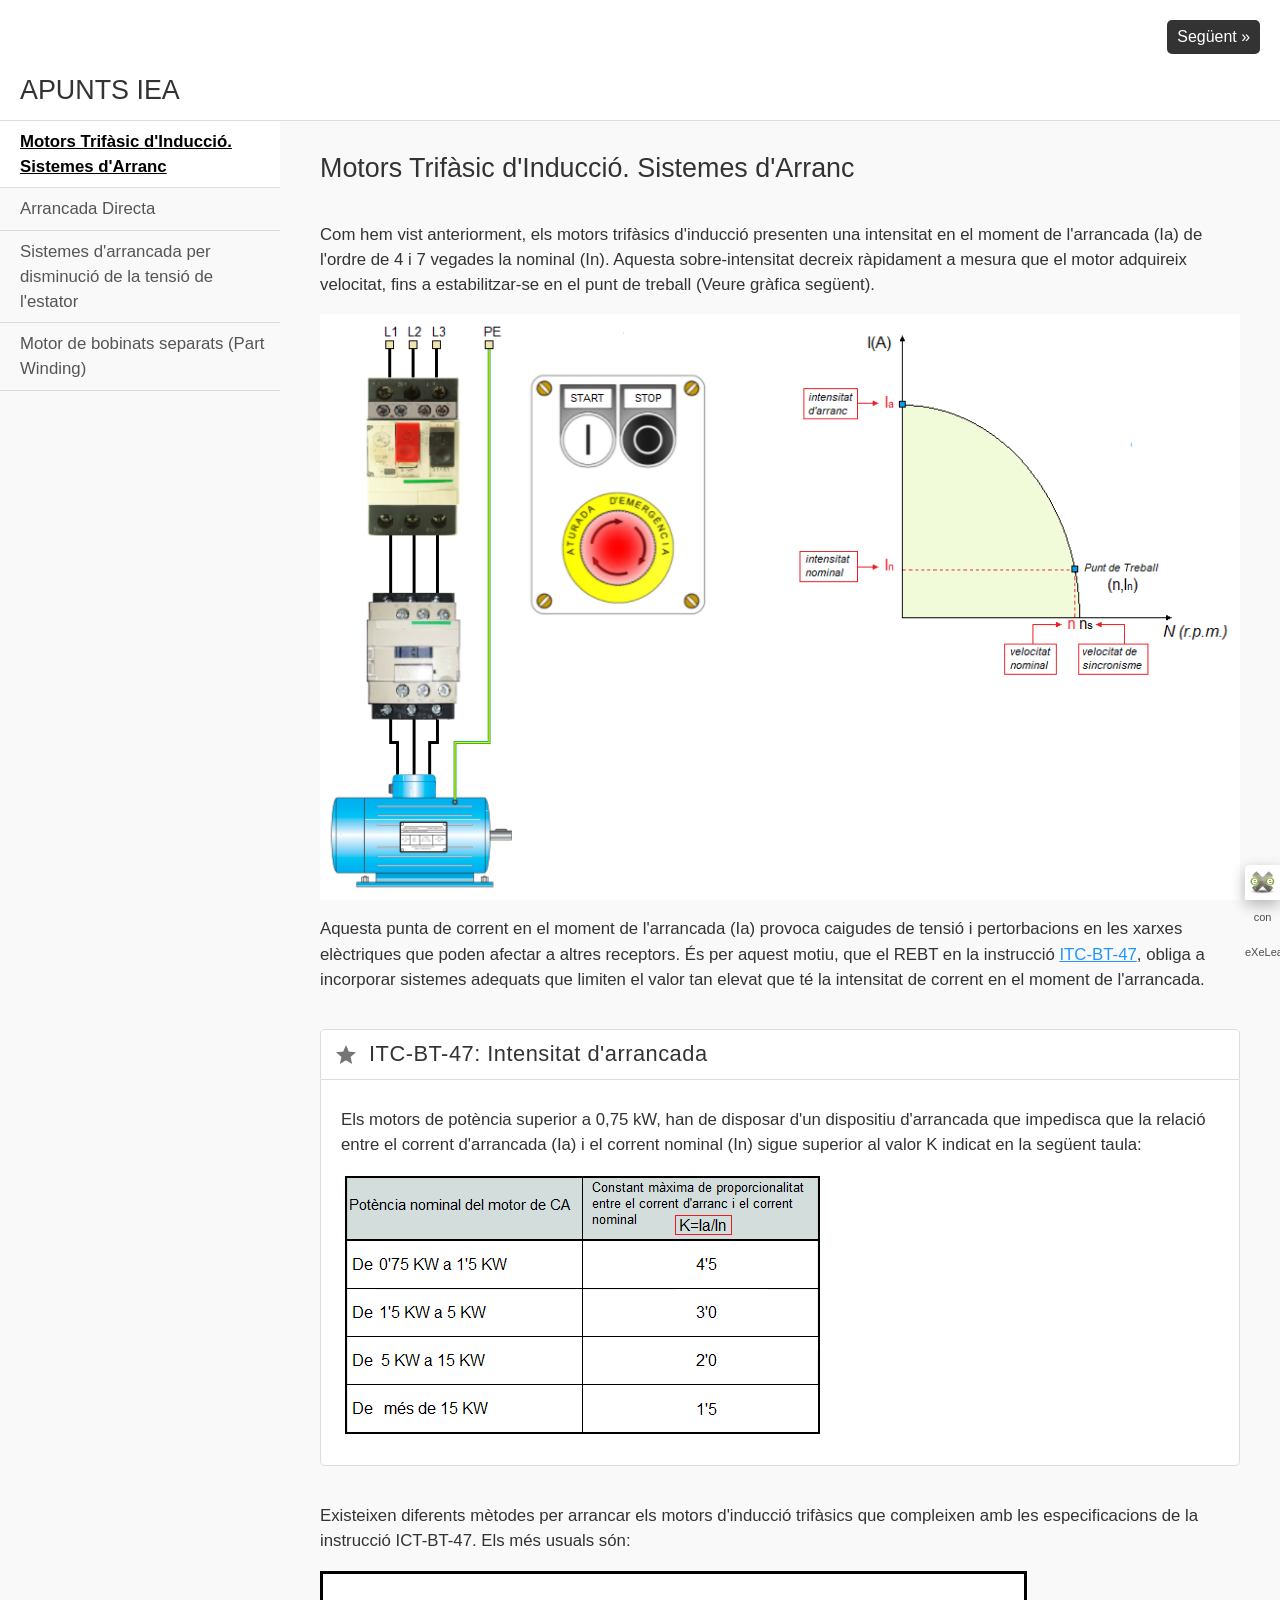
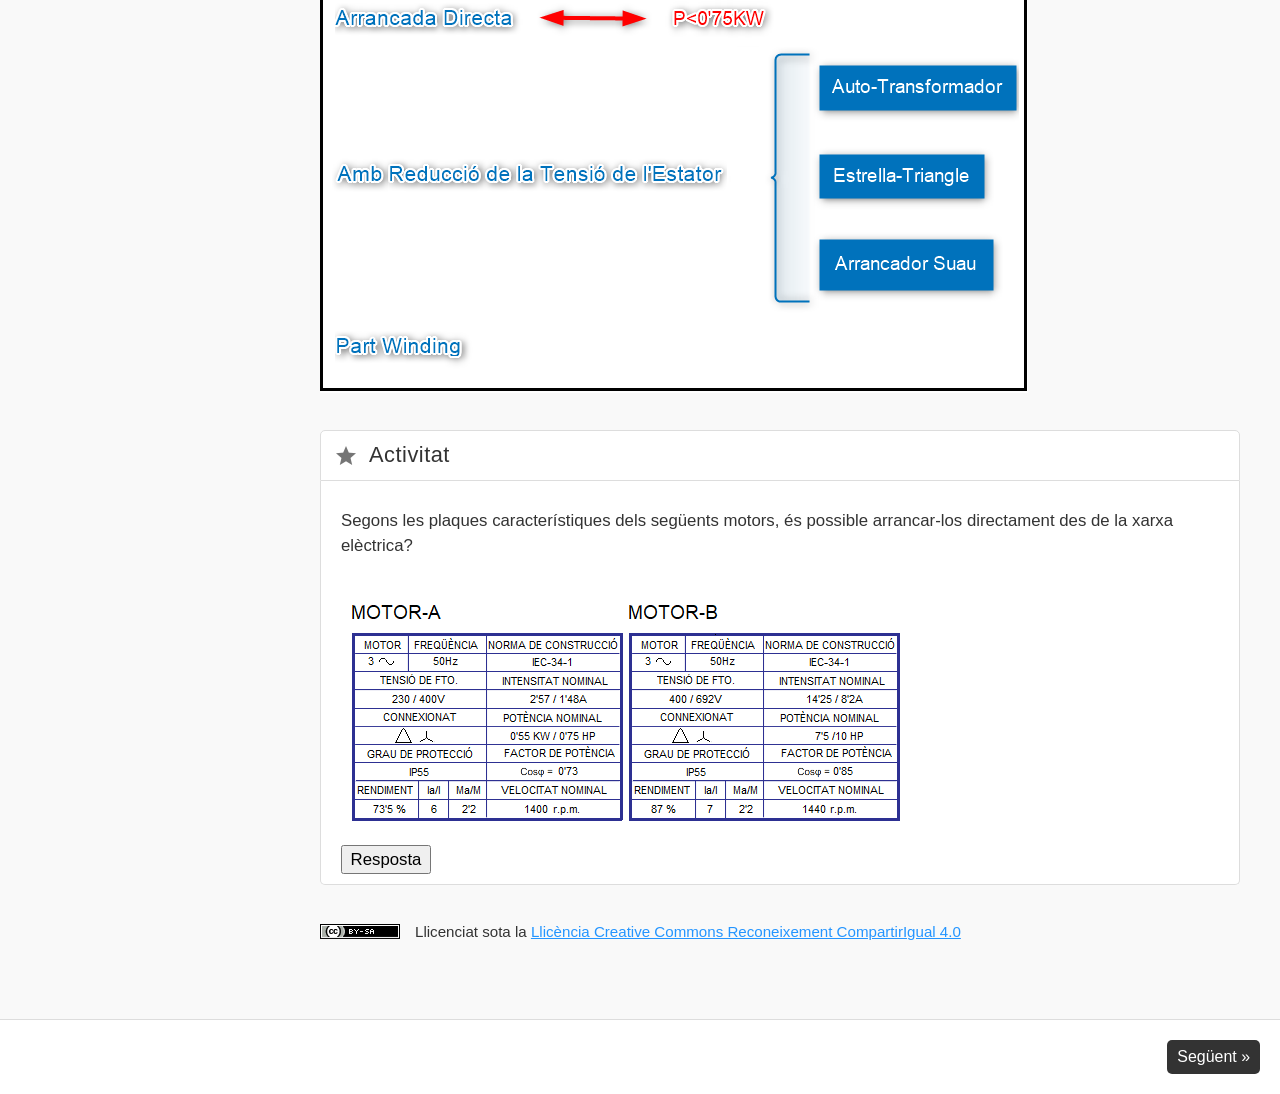
<file: index.html>
<!DOCTYPE html PUBLIC "-//W3C//DTD XHTML 1.0 Transitional//EN" "http://www.w3.org/TR/xhtml1/DTD/xhtml1-transitional.dtd">
<html lang="ca" xml:lang="ca" xmlns="http://www.w3.org/1999/xhtml">
<head>
<link rel="stylesheet" type="text/css" href="base.css" />
<link rel="stylesheet" type="text/css" href="content.css" />
<link rel="stylesheet" type="text/css" href="nav.css" />
<meta http-equiv="content-type" content="text/html;  charset=utf-8" />
<title>APUNTS IEA </title>
<link rel="shortcut icon" href="favicon.ico" type="image/x-icon" />
<meta http-equiv="content-language" content="ca" />
<meta name="author" content="Rafa Gascón" />
<link rel="license" type="text/html" href="http://creativecommons.org/licenses/by-sa/4.0/" />
<meta name="generator" content="eXeLearning 2.9 - exelearning.net" />
<script type="text/javascript" src="exe_jquery.js"></script>
<script type="text/javascript" src="common_i18n.js"></script>
<script type="text/javascript" src="common.js"></script>
<meta name="viewport" content="width=device-width, initial-scale=1" />
    </head>
<body class="exe-web-site" id="exe-node-0"><script type="text/javascript">document.body.className+=" js"</script>
<div id="content">
<p id="skipNav"><a href="#main" class="sr-av">Omet navegació</a></p>
<div id="header" ><div id="headerContent">APUNTS IEA</div></div>
<div id="siteNav">
<ul>
   <li id="active"><a href="index.html" class="active daddy main-node">Motors Trifàsic d'Inducció. Sistemes d'Arranc</a></li>
   <li><a href="arrancada_directa.html" class="no-ch">Arrancada Directa</a></li>
   <li><a href="sistemes_darrancada_per_disminuci_de_la_tensi_de_lestator.html" class="daddy">Sistemes d'arrancada per disminució de la tensió de l'estator</a>
   <ul class="other-section">
      <li><a href="autotransformador.html" class="daddy">Auto-Transformador</a>
      <ul class="other-section">
         <li><a href="corbes_de_parell_i_intensitat.html" class="no-ch">Corbes de Parell i Intensitat</a></li>
         <li><a href="circuit_de_potncia.html" class="no-ch">Circuit de Potència</a></li>
      </ul>
      </li>
      <li><a href="arranc_estrellatriangle.html" class="daddy">Arranc Estrella-Triangle</a>
      <ul class="other-section">
         <li><a href="corbes_de_parell_i_intensitat0.html" class="no-ch">Corbes de Parell i Intensitat</a></li>
         <li><a href="circuit_de_potencia.html" class="no-ch">Circuit de Potencia</a></li>
         <li><a href="circuit_de_comandament.html" class="no-ch">Circuit de Comandament</a></li>
      </ul>
      </li>
      <li><a href="arrancadors_progressius_soft_starters.html" class="daddy">Arrancadors Progressius (Soft Starters)</a>
      <ul class="other-section">
         <li><a href="avantatges_front_larranc_estrellatriangle.html" class="no-ch">Avantatges front l'arranc "Estrella-Triangle"</a></li>
      </ul>
      </li>
   </ul>
   </li>
   <li><a href="motor_de_bobinats_separats_part_winding.html" class="no-ch">Motor de bobinats separats (Part Winding)</a></li>
</ul>
</div>
<div id='topPagination'>
<div class="pagination noprt">
<a href="arrancada_directa.html" class="next"><span>Següent<span> &raquo;</span></span></a>
</div>
</div>
<div id="main-wrapper">
<div id="main"><a name="main"></a>
<div id="nodeDecoration"><h1 id="nodeTitle">Motors Trifàsic d'Inducció. Sistemes d'Arranc</h1></div>
<div class="iDevice_wrapper textIdevice" id="id49">
<div class="iDevice emphasis0" >
<div id="ta49_108_2" class="block iDevice_content">
<div class="exe-text"><p>Com hem vist anteriorment, els motors trifàsics d'inducció presenten una intensitat en el moment de l'arrancada (Ia) de l'ordre de 4 i 7 vegades la nominal (In). Aquesta sobre-intensitat decreix ràpidament a mesura que el motor adquireix velocitat, fins a estabilitzar-se en el punt de treball (Veure gràfica següent).</p>
<p><img src="ARRANC3-006.png" alt="" width="944" height="601" /></p>
<p>Aquesta punta de corrent en el moment de l'arrancada (Ia) provoca caigudes de tensió i pertorbacions en les xarxes elèctriques que poden afectar a altres receptors. És per aquest motiu, que el REBT en la instrucció <a href="https://www.boe.es/buscar/act.php?id=BOE-A-2002-18099#ib-47" target="_blank" rel="noopener">ITC-BT-47</a>, obliga a incorporar sistemes adequats que limiten el valor tan elevat que té la intensitat de corrent en el moment de l'arrancada.</p></div>
</div>
</div>
</div>
<div class="iDevice_wrapper textIdevice em_iDevice em_iDevice_technology" id="id50">
<div class="iDevice emphasis1" >
<div class="iDevice_header"><h2 class="iDeviceTitle">ITC-BT-47: Intensitat d'arrancada</h2></div>
<div class="iDevice_inner">
<div class="iDevice_content_wrapper">
<div id="ta50_109_2" class="block iDevice_content">
<div class="exe-text"><p>Els motors de potència superior a 0,75 kW, han de disposar d'un dispositiu d'arrancada que impedisca que la relació entre el corrent d'arrancada (Ia) i el corrent nominal (In) sigue superior al valor K indicat en la següent taula:</p>
<p><img src="ARRANC-034.1.png" alt="" width="481" height="264" /></p>
<p></p></div>
</div>
</div>
</div>
</div>
</div>
<div class="iDevice_wrapper textIdevice" id="id56">
<div class="iDevice emphasis0" >
<div id="ta56_109_2" class="block iDevice_content">
<div class="exe-text"><p>Existeixen diferents mètodes per arrancar els motors d'inducció trifàsics que compleixen amb les especificacions de la instrucció ICT-BT-47. Els més usuals són:</p>
<p><img src="ARRANC-043-3.png" alt="" width="708" height="423" /></p></div>
</div>
</div>
</div>
<div class="iDevice_wrapper textIdevice em_iDevice em_iDevice_activity" id="id51">
<div class="iDevice emphasis1" >
<div class="iDevice_header"><h2 class="iDeviceTitle">Activitat</h2></div>
<div class="iDevice_inner">
<div class="iDevice_content_wrapper">
<div id="ta51_108_2" class="block iDevice_content">
<div class="exe-text"><p>Segons les plaques característiques dels següents motors, és possible arrancar-los directament des de la xarxa elèctrica?</p>
<p><img src="ARRANC3-011-1.png" alt="" width="568" height="253" /></p></div><div class="iDevice_buttons feedback-button js-required"><input type="button" class="feedbackbutton" value="Resposta" /></div><div class="feedback js-feedback js-hidden"><p><strong style="font-size: 17.6px;">MOTOR-A:</strong> <span style="color: #ff0000;"><strong>SÍ</strong></span></p>
<ul>
<li><em><span style="font-size: 17.6px;">P= 0'55KW</span></em></li>
<li><em><span style="font-size: 17.6px;">El MOTOR-A es pot arrancar directament des de la xarxa  perquè P &lt; 0'75KW</span></em></li>
</ul>
<p><em><span style="font-size: 17.6px;"><img src="ARRANC3-006-1.png" alt="" width="454" height="604" /></span></em></p>
<p><strong><span style="font-size: 17.6px;">MOTOR-B: <span style="color: #ff0000;">NO</span></span></strong></p>
<ul>
<li><em><span style="font-size: 17.6px;">P=7'5KW </span></em></li>
<li><em><span style="font-size: 17.6px;">Segons la taula del REBT aquesta potència es troba dintre del interval:  5 ≤ 7'5KW ≤ 10 i per tant K=2</span></em></li>
<li><em><span style="font-size: 17.6px;">En el nostre cas K=7=Ia/In que és superior a K=2, la qual cosa ens impedeix arrancar directament el MOTOR-B.</span></em></li>
</ul></div>
</div>
</div>
</div>
</div>
</div>
<div id="packageLicense" class="cc cc-by-sa">
<p><span>Llicenciat sota la </span> <a rel="license" href="http://creativecommons.org/licenses/by-sa/4.0/">Llicència Creative Commons Reconeixement CompartirIgual 4.0</a></p>
</div>
</div>
</div>
<div id='bottomPagination'>
<div class="pagination noprt">
<a href="arrancada_directa.html" class="next"><span>Següent<span> &raquo;</span></span></a>
</div>
</div>
</div>
<p id="made-with-eXe"><a href="https://exelearning.net/" target="_blank" rel="noopener"><span>Creado con eXeLearning<span> (Ventana nueva)</span></span></a></p><script type="text/javascript" src="_style_js.js"></script></body></html>
</file>
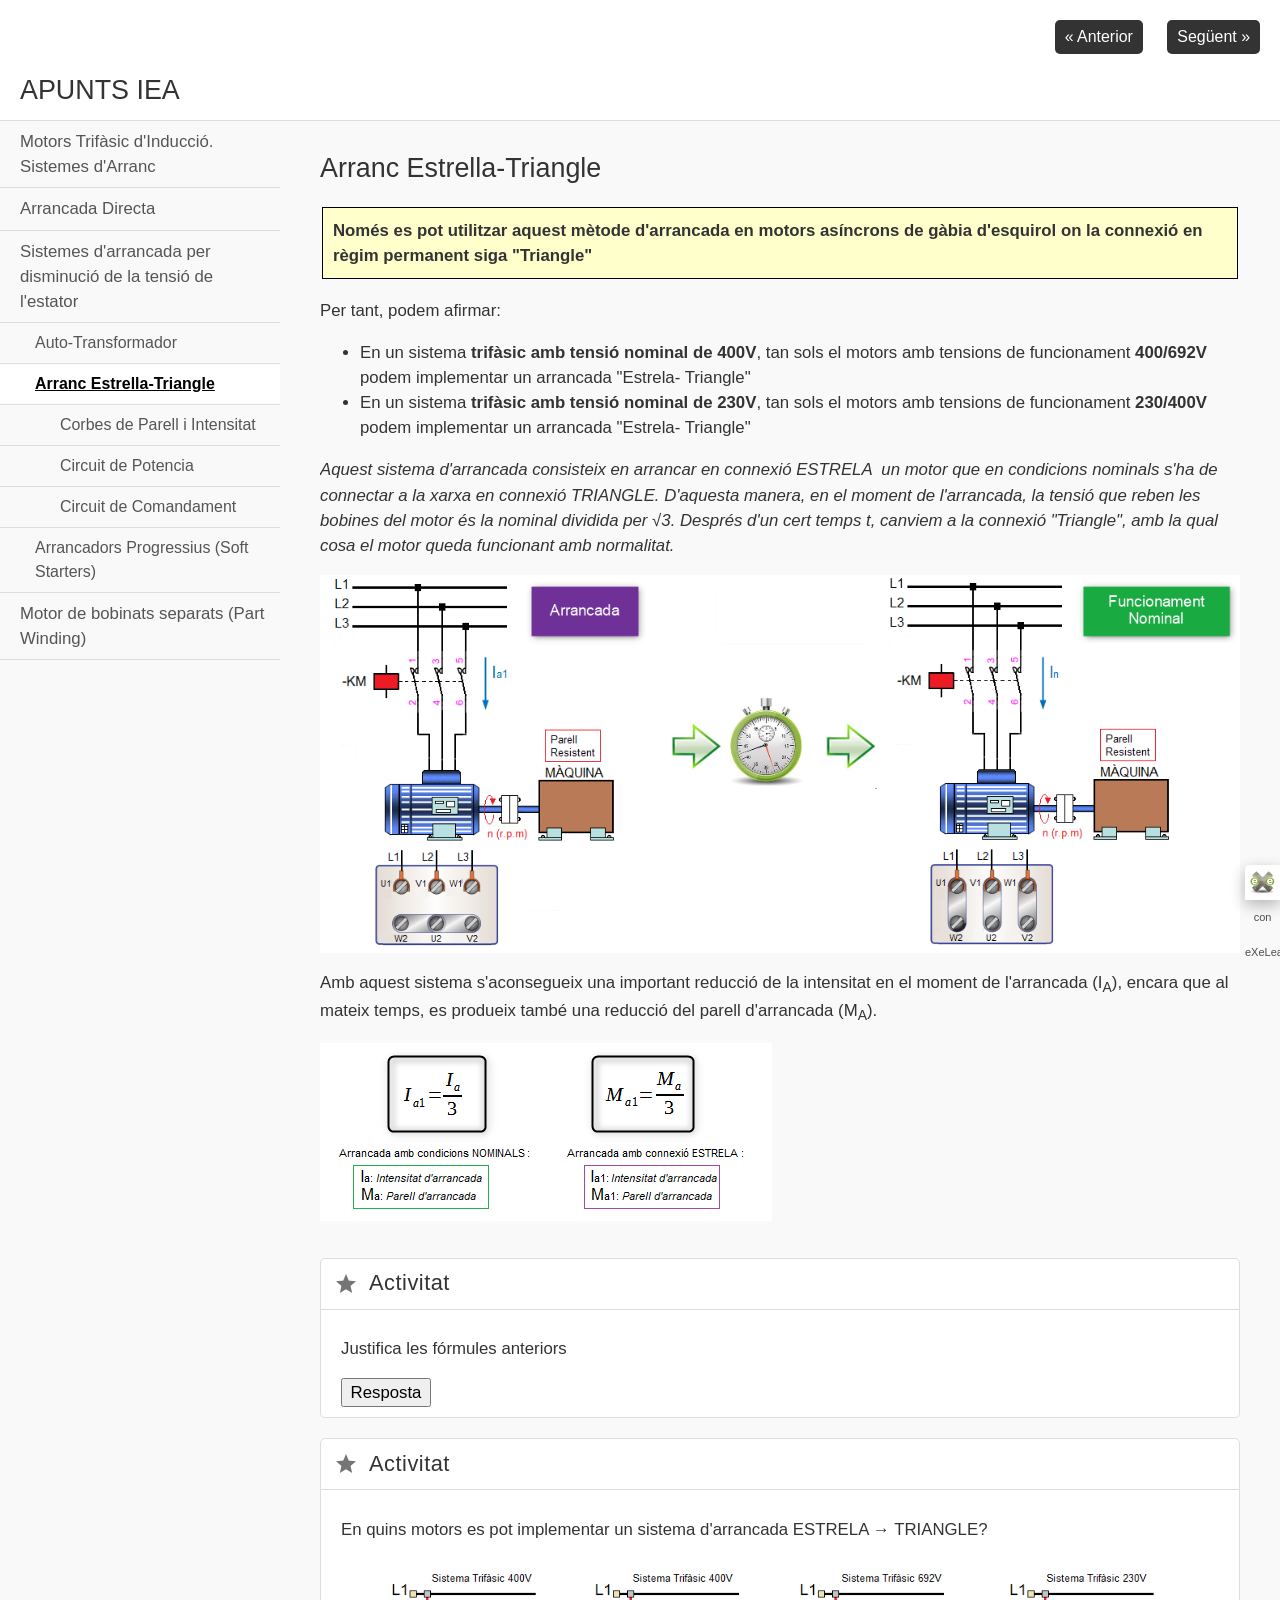
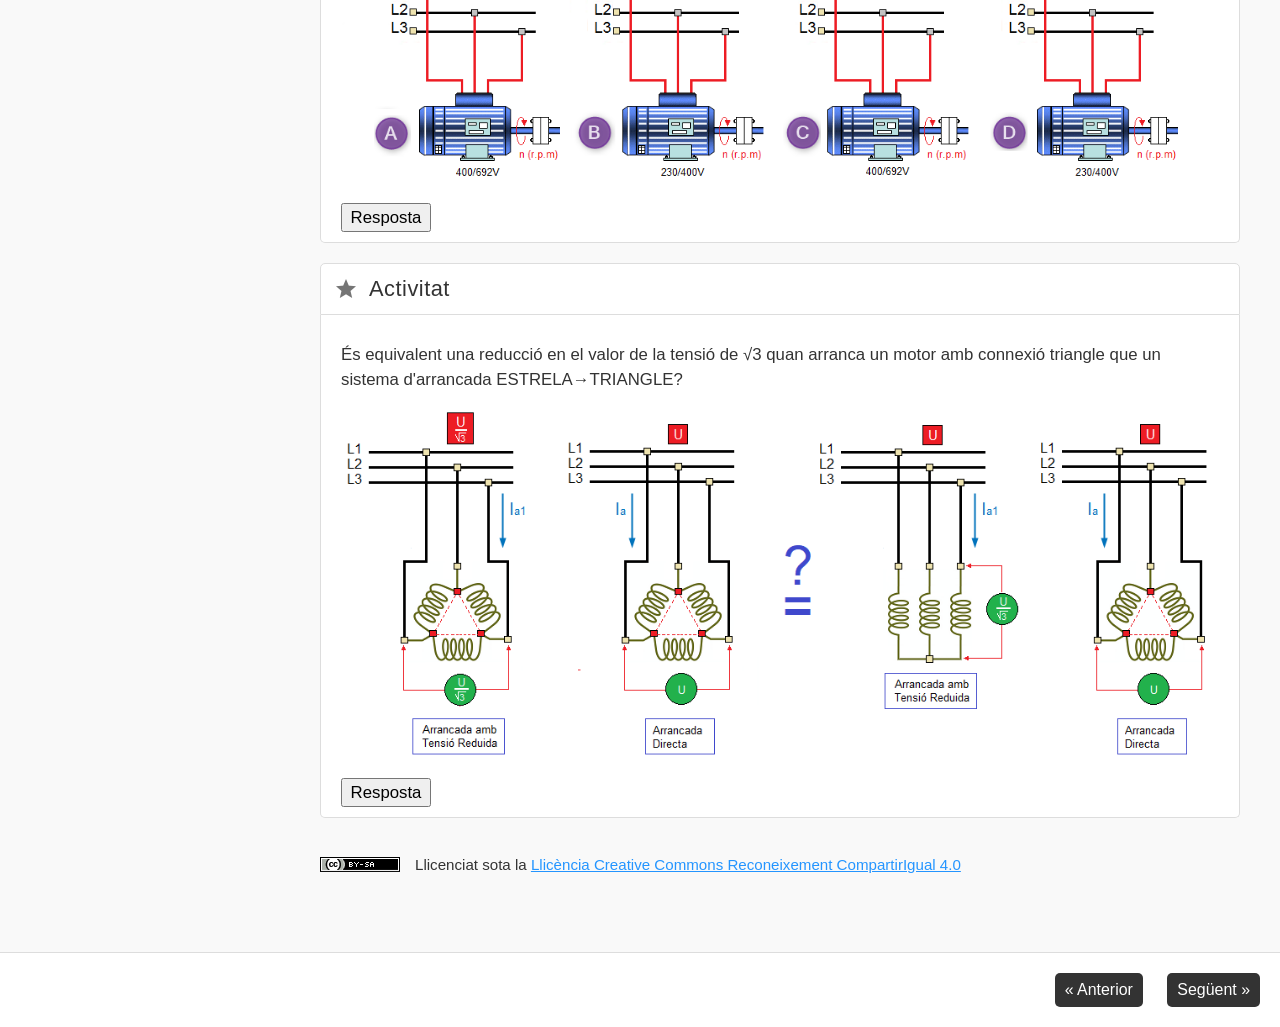
<file: arranc_estrellatriangle.html>
<!DOCTYPE html PUBLIC "-//W3C//DTD XHTML 1.0 Transitional//EN" "http://www.w3.org/TR/xhtml1/DTD/xhtml1-transitional.dtd">
<html lang="ca" xml:lang="ca" xmlns="http://www.w3.org/1999/xhtml">
<head>
<link rel="stylesheet" type="text/css" href="base.css" />
<link rel="stylesheet" type="text/css" href="content.css" />
<link rel="stylesheet" type="text/css" href="nav.css" />
<meta http-equiv="content-type" content="text/html;  charset=utf-8" />
<title>Arranc Estrella-Triangle | APUNTS IEA </title>
<link rel="shortcut icon" href="favicon.ico" type="image/x-icon" />
<meta http-equiv="content-language" content="ca" />
<meta name="author" content="Rafa Gascón" />
<link rel="license" type="text/html" href="http://creativecommons.org/licenses/by-sa/4.0/" />
<meta name="generator" content="eXeLearning 2.9 - exelearning.net" />
<script type="text/javascript" src="exe_jquery.js"></script>
<script type="text/javascript" src="common_i18n.js"></script>
<script type="text/javascript" src="common.js"></script>
<meta name="viewport" content="width=device-width, initial-scale=1" />
    </head>
<body class="exe-web-site" id="exe-node-8"><script type="text/javascript">document.body.className+=" js"</script>
<div id="content">
<p id="skipNav"><a href="#main" class="sr-av">Omet navegació</a></p>
<div id="header" ><div id="headerContent">APUNTS IEA</div></div>
<div id="siteNav">
<ul>
   <li><a href="index.html" class="daddy main-node">Motors Trifàsic d'Inducció. Sistemes d'Arranc</a></li>
   <li><a href="arrancada_directa.html" class="no-ch">Arrancada Directa</a></li>
   <li class="current-page-parent"><a href="sistemes_darrancada_per_disminuci_de_la_tensi_de_lestator.html" class="current-page-parent daddy">Sistemes d'arrancada per disminució de la tensió de l'estator</a>
   <ul>
      <li><a href="autotransformador.html" class="daddy">Auto-Transformador</a>
      <ul class="other-section">
         <li><a href="corbes_de_parell_i_intensitat.html" class="no-ch">Corbes de Parell i Intensitat</a></li>
         <li><a href="circuit_de_potncia.html" class="no-ch">Circuit de Potència</a></li>
      </ul>
      </li>
      <li id="active"><a href="arranc_estrellatriangle.html" class="active daddy">Arranc Estrella-Triangle</a>
      <ul>
         <li><a href="corbes_de_parell_i_intensitat0.html" class="no-ch">Corbes de Parell i Intensitat</a></li>
         <li><a href="circuit_de_potencia.html" class="no-ch">Circuit de Potencia</a></li>
         <li><a href="circuit_de_comandament.html" class="no-ch">Circuit de Comandament</a></li>
      </ul>
      </li>
      <li><a href="arrancadors_progressius_soft_starters.html" class="daddy">Arrancadors Progressius (Soft Starters)</a>
      <ul class="other-section">
         <li><a href="avantatges_front_larranc_estrellatriangle.html" class="no-ch">Avantatges front l'arranc "Estrella-Triangle"</a></li>
      </ul>
      </li>
   </ul>
   </li>
   <li><a href="motor_de_bobinats_separats_part_winding.html" class="no-ch">Motor de bobinats separats (Part Winding)</a></li>
</ul>
</div>
<div id='topPagination'>
<div class="pagination noprt">
<a href="circuit_de_potncia.html" class="prev"><span><span>&laquo; </span>Anterior</span></a> <span class="sep">| </span><a href="corbes_de_parell_i_intensitat0.html" class="next"><span>Següent<span> &raquo;</span></span></a>
</div>
</div>
<div id="main-wrapper">
<div id="main"><a name="main"></a>
<div id="nodeDecoration"><h1 id="nodeTitle">Arranc Estrella-Triangle</h1></div>
<div class="iDevice_wrapper FreeTextIdevice" id="id24">
<div class="iDevice emphasis0">
<div id="ta24_85" class="block iDevice_content">
<table border="0" style="width: 100%;" cellpadding="10">
<tbody>
<tr>
<td style="border: 1px solid #000000; background-color: #ffffcc;"><strong>Només es pot utilitzar aquest mètode d'arrancada en motors asíncrons de gàbia d'esquirol on la connexió en règim permanent siga "Triangle"</strong></td>
</tr>
</tbody>
</table>
<p>Per tant, podem afirmar:</p>
<ul>
<li>En un sistema<strong> trifàsic amb tensió nominal de 400V</strong>, tan sols el motors amb tensions de funcionament <strong>400/692V</strong> podem implementar un arrancada "Estrela- Triangle"</li>
<li>En un sistema<strong> trifàsic amb tensió nominal de 230V</strong>, tan sols el motors amb tensions de funcionament <strong>230/400V</strong> podem implementar un arrancada "Estrela- Triangle"</li>
</ul>
<p><em>Aquest sistema d'arrancada consisteix en arrancar en connexió ESTRELA  un motor que en condicions nominals s'ha de connectar a la xarxa en connexió TRIANGLE. D'aquesta manera, en el moment de l'arrancada, la tensió que reben les bobines del motor és la nominal dividida per √3. Després d'un cert temps t, canviem a la connexió "Triangle", amb la qual cosa el motor queda funcionant amb normalitat.</em> </p>
<p><img src="ARRANC3-086-1b.png" alt="" width="1137" height="467" /></p>
<p>Amb aquest sistema s'aconsegueix una important reducció de la intensitat en el moment de l'arrancada (I<sub>A</sub>), encara que al mateix temps, es produeix també una reducció del parell d'arrancada (M<sub>A</sub>).</p>
<p><img src="ARRANC3-087b.png" alt="" width="452" height="178" /></p>
</div>
</div>
</div>
<div class="iDevice_wrapper textIdevice em_iDevice em_iDevice_activity" id="id69">
<div class="iDevice emphasis1" >
<div class="iDevice_header"><h2 class="iDeviceTitle">Activitat</h2></div>
<div class="iDevice_inner">
<div class="iDevice_content_wrapper">
<div id="ta69_108_2" class="block iDevice_content">
<div class="exe-text"><p>Justifica les fórmules anteriors</p>
<p></p>
<p></p>
<p></p></div><div class="iDevice_buttons feedback-button js-required"><input type="button" class="feedbackbutton" value="Resposta" /></div><div class="feedback js-feedback js-hidden"><p>Com es pot veure en la següent imatge, la relació existent entre els corrents de línia (el que subministra la xarxa-I<sub>a</sub>) i el fase (el que travessa les bobines-I<sub>Ba</sub>) quan es produeix l'arrancada en connexió estrela (tensió reduïda)  o en connexió triangle (arrancada directa) es completament diferent:</p>
<p><img src="ARRANC3-085-1.png" alt="" width="695" height="394" /></p>
<p>Tenint en compte aquest fet<strong>,  </strong>en <em>la fórmula que relaciona els valors del corrent d'arrancada amb el valors de la tensió d'arrancada s'han de col·locar els valors de corrent que travessen les bobines:</em></p>
<p><img src="ARRANC3-086c.png" alt="" width="1007" height="240" /></p>
<p>En segon lloc, <em>relacionarem els valors del Parell d'arrancada amb els valors de la tensió d'arrancada:</em></p>
<p><img src="ARRANC3-086d.png" alt="" width="728" height="173" /></p>
<p></p></div>
</div>
</div>
</div>
</div>
</div>
<div class="iDevice_wrapper textIdevice em_iDevice em_iDevice_activity" id="id71">
<div class="iDevice emphasis1" >
<div class="iDevice_header"><h2 class="iDeviceTitle">Activitat</h2></div>
<div class="iDevice_inner">
<div class="iDevice_content_wrapper">
<div id="ta71_109_2" class="block iDevice_content">
<div class="exe-text"><p><span>En quins motors es pot implementar un sistema d'arrancada ESTRELA → TRIANGLE?</span></p>
<p><span><img src="ARRANC3-087-3.png" alt="" width="1114" height="289" /></span></p></div><div class="iDevice_buttons feedback-button js-required"><input type="button" class="feedbackbutton" value="Resposta" /></div><div class="feedback js-feedback js-hidden"><p><img src="ARRANC3-087-4B.png" alt="" width="1115" height="497" /></p>
<p><strong>MOTOR-A</strong></p>
<ul>
<li><em>Segons la placa de característiques del motor, U(Bobina) = 400V</em></li>
<li><em>Sistema Trifàsic 400V</em></li>
</ul>
<p><em>Com que les tensions són iguals, la connexió a la xarxa ha de ser en TRIANGLE → es pot implementat un sistema d'arrancada ESTRELA-TRIANGLE</em></p>
<p><strong>MOTOR-B</strong></p>
<ul>
<li><em>Segons la placa de característiques del motor, U(Bobina) = 230V</em></li>
<li><em>Sistema Trifàsic 400V</em></li>
</ul>
<p><em>Com que la tensió de la bobina és inferior a la tensió de la xarxa la connexió ha de ser en ESTRELA →  <span style="color: #ff0000;"><strong>NO</strong></span> es pot implementat un sistema d'arrancada ESTRELA-TRIANGLE</em></p>
<table style="width: 100%;" cellpadding="10" border="1">
<tbody>
<tr>
<td style="width: 100%;"><em><span style="color: #ff0000;">En arrancar en ESTRELA la tensió de la bobina és de U<sub>B</sub>=230V i al passar a Triangle la tensió de la bobina seria de U<sub>B</sub>=400V. En aquest cas estaríem aplicant a les bobines del motor una tensió superior a la màxima suportada, cremant d'aquesta manera els bobinats de l'estator.</span></em></td>
</tr>
</tbody>
</table>
<p><strong>MOTOR-C</strong></p>
<ul>
<li><em>Segons la placa de característiques del motor, U(Bobina) = 400V</em></li>
<li><em>Sistema Trifàsic 692V</em></li>
</ul>
<p><em>Com que la tensió de la bobina és inferior a la tensió de la xarxa la connexió ha de ser en ESTRELA →  <span style="color: #ff0000;"><strong>NO</strong></span> es pot implementat un sistema d'arrancada ESTRELA-TRIANGLE</em></p>
<table style="width: 100%;" cellpadding="10" border="1">
<tbody>
<tr>
<td style="width: 100%;"><em><span style="color: #ff0000;">En arrancar en ESTRELA la tensió de la bobina és de U<sub>B</sub>=400V i al passar a Triangle la tensió de la bobina seria de U<sub>B</sub>=692V. En aquest cas estaríem aplicant a les bobines del motor una tensió superior a la màxima suportada, cremant d'aquesta manera els bobinats de l'estator.</span></em></td>
</tr>
</tbody>
</table>
<p></p>
<p><strong>MOTOR-D</strong></p>
<ul>
<li><em>Segons la placa de característiques del motor, U(Bobina) = 230V</em></li>
<li><em>Sistema Trifàsic U=230V</em></li>
</ul>
<p><em>Com que les tensions són iguals, la connexió a la xarxa ha de ser en TRIANGLE → es pot implementat un sistema d'arrancada ESTRELA-TRIANGLE</em></p>
<p></p></div>
</div>
</div>
</div>
</div>
</div>
<div class="iDevice_wrapper textIdevice em_iDevice em_iDevice_activity" id="id72">
<div class="iDevice emphasis1" >
<div class="iDevice_header"><h2 class="iDeviceTitle">Activitat</h2></div>
<div class="iDevice_inner">
<div class="iDevice_content_wrapper">
<div id="ta72_110_2" class="block iDevice_content">
<div class="exe-text"><p>És equivalent una reducció en el valor de la tensió de √3 quan arranca un motor amb connexió triangle que un sistema d'arrancada ESTRELA→TRIANGLE? </p>
<p><sub><img src="ARRANC3-085-3.png" alt="" width="1045" height="420" /></sub></p></div><div class="iDevice_buttons feedback-button js-required"><input type="button" class="feedbackbutton" value="Resposta" /></div><div class="feedback js-feedback js-hidden"><p><strong>En primer lloc,</strong> anem a veure quina reducció d'intensitat es produeix en el moment de l'arrancada:</p>
<p><img src="ARRANC3-090.png" alt="" width="515" height="101" /></p>
<p><em>Com es pot veure la reducció en la Intensitat d'arrancada (I<sub>a1</sub>) és inferior a la que es produeix amb una arrancada Estrela-Triangle.</em></p>
<p><strong>En segon lloc,</strong> anem a analitzar la reducció en el parell d'arrancada:</p>
<p></p>
<p></p></div>
</div>
</div>
</div>
</div>
</div>
<div id="packageLicense" class="cc cc-by-sa">
<p><span>Llicenciat sota la </span> <a rel="license" href="http://creativecommons.org/licenses/by-sa/4.0/">Llicència Creative Commons Reconeixement CompartirIgual 4.0</a></p>
</div>
</div>
</div>
<div id='bottomPagination'>
<div class="pagination noprt">
<a href="circuit_de_potncia.html" class="prev"><span><span>&laquo; </span>Anterior</span></a> <span class="sep">| </span><a href="corbes_de_parell_i_intensitat0.html" class="next"><span>Següent<span> &raquo;</span></span></a>
</div>
</div>
</div>
<p id="made-with-eXe"><a href="https://exelearning.net/" target="_blank" rel="noopener"><span>Creado con eXeLearning<span> (Ventana nueva)</span></span></a></p><script type="text/javascript" src="_style_js.js"></script></body></html>
</file>
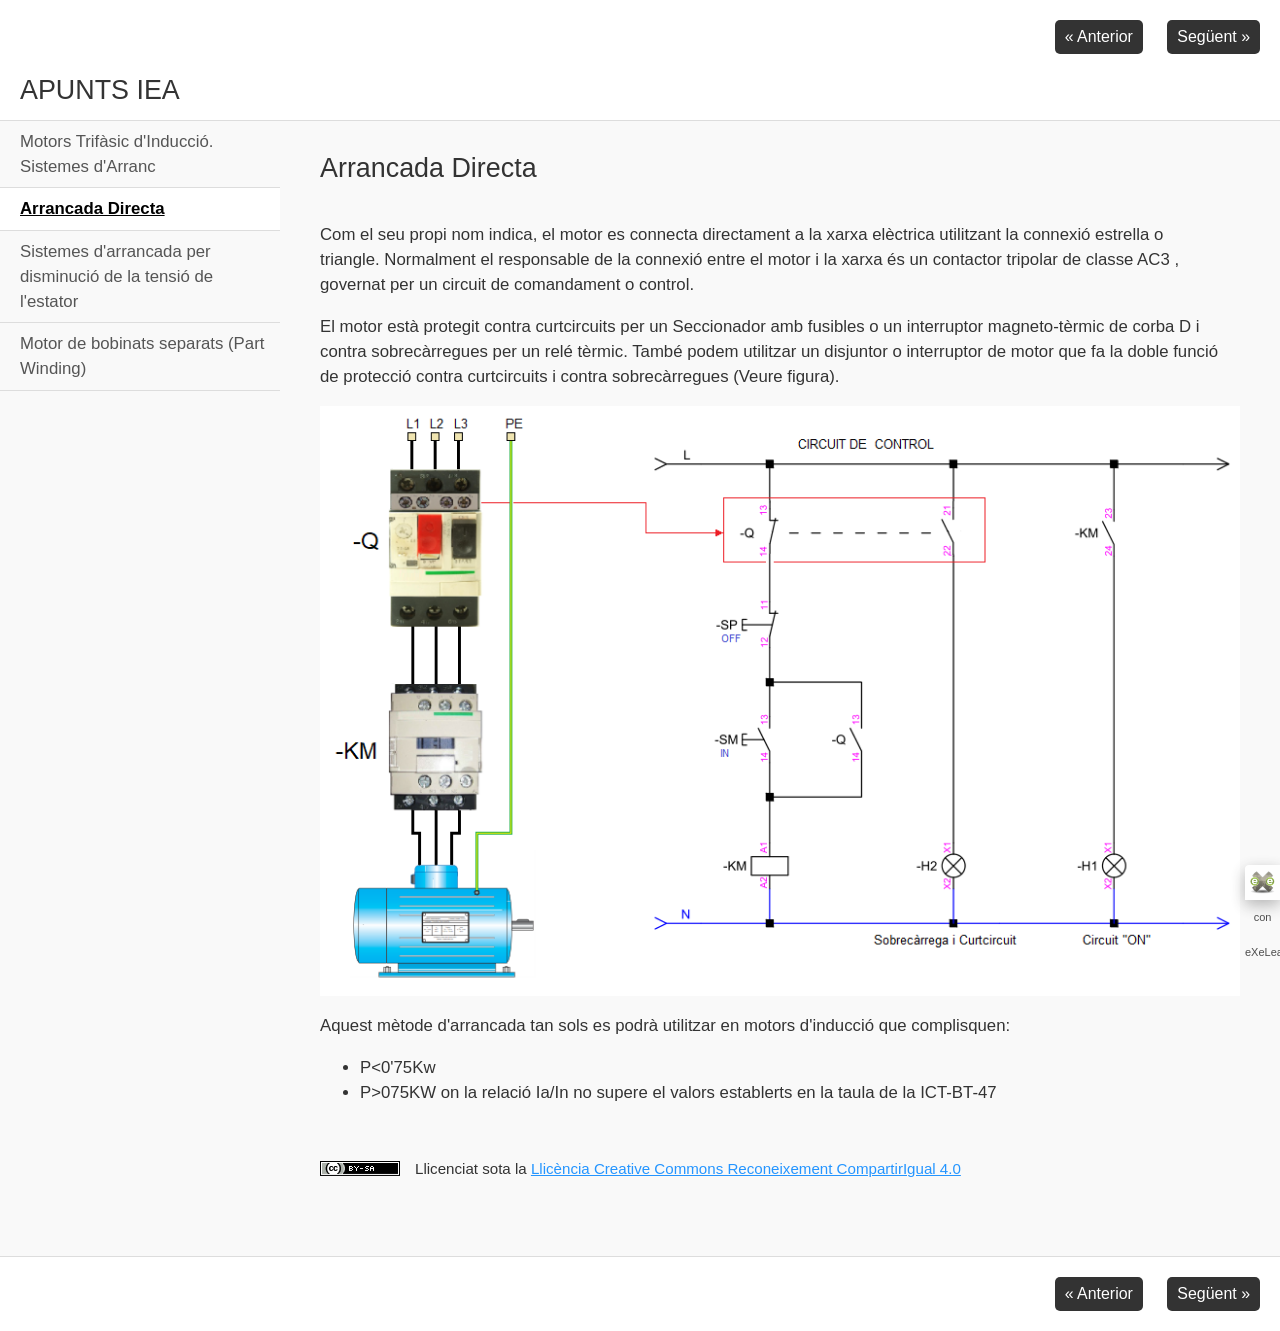
<file: arrancada_directa.html>
<!DOCTYPE html PUBLIC "-//W3C//DTD XHTML 1.0 Transitional//EN" "http://www.w3.org/TR/xhtml1/DTD/xhtml1-transitional.dtd">
<html lang="ca" xml:lang="ca" xmlns="http://www.w3.org/1999/xhtml">
<head>
<link rel="stylesheet" type="text/css" href="base.css" />
<link rel="stylesheet" type="text/css" href="content.css" />
<link rel="stylesheet" type="text/css" href="nav.css" />
<meta http-equiv="content-type" content="text/html;  charset=utf-8" />
<title>Arrancada Directa | APUNTS IEA </title>
<link rel="shortcut icon" href="favicon.ico" type="image/x-icon" />
<meta http-equiv="content-language" content="ca" />
<meta name="author" content="Rafa Gascón" />
<link rel="license" type="text/html" href="http://creativecommons.org/licenses/by-sa/4.0/" />
<meta name="generator" content="eXeLearning 2.9 - exelearning.net" />
<script type="text/javascript" src="exe_jquery.js"></script>
<script type="text/javascript" src="common_i18n.js"></script>
<script type="text/javascript" src="common.js"></script>
<meta name="viewport" content="width=device-width, initial-scale=1" />
    </head>
<body class="exe-web-site" id="exe-node-17"><script type="text/javascript">document.body.className+=" js"</script>
<div id="content">
<p id="skipNav"><a href="#main" class="sr-av">Omet navegació</a></p>
<div id="header" ><div id="headerContent">APUNTS IEA</div></div>
<div id="siteNav">
<ul>
   <li><a href="index.html" class="daddy main-node">Motors Trifàsic d'Inducció. Sistemes d'Arranc</a></li>
   <li id="active"><a href="arrancada_directa.html" class="active no-ch">Arrancada Directa</a></li>
   <li><a href="sistemes_darrancada_per_disminuci_de_la_tensi_de_lestator.html" class="daddy">Sistemes d'arrancada per disminució de la tensió de l'estator</a>
   <ul class="other-section">
      <li><a href="autotransformador.html" class="daddy">Auto-Transformador</a>
      <ul class="other-section">
         <li><a href="corbes_de_parell_i_intensitat.html" class="no-ch">Corbes de Parell i Intensitat</a></li>
         <li><a href="circuit_de_potncia.html" class="no-ch">Circuit de Potència</a></li>
      </ul>
      </li>
      <li><a href="arranc_estrellatriangle.html" class="daddy">Arranc Estrella-Triangle</a>
      <ul class="other-section">
         <li><a href="corbes_de_parell_i_intensitat0.html" class="no-ch">Corbes de Parell i Intensitat</a></li>
         <li><a href="circuit_de_potencia.html" class="no-ch">Circuit de Potencia</a></li>
         <li><a href="circuit_de_comandament.html" class="no-ch">Circuit de Comandament</a></li>
      </ul>
      </li>
      <li><a href="arrancadors_progressius_soft_starters.html" class="daddy">Arrancadors Progressius (Soft Starters)</a>
      <ul class="other-section">
         <li><a href="avantatges_front_larranc_estrellatriangle.html" class="no-ch">Avantatges front l'arranc "Estrella-Triangle"</a></li>
      </ul>
      </li>
   </ul>
   </li>
   <li><a href="motor_de_bobinats_separats_part_winding.html" class="no-ch">Motor de bobinats separats (Part Winding)</a></li>
</ul>
</div>
<div id='topPagination'>
<div class="pagination noprt">
<a href="index.html" class="prev"><span><span>&laquo; </span>Anterior</span></a> <span class="sep">| </span><a href="sistemes_darrancada_per_disminuci_de_la_tensi_de_lestator.html" class="next"><span>Següent<span> &raquo;</span></span></a>
</div>
</div>
<div id="main-wrapper">
<div id="main"><a name="main"></a>
<div id="nodeDecoration"><h1 id="nodeTitle">Arrancada Directa</h1></div>
<div class="iDevice_wrapper textIdevice" id="id57">
<div class="iDevice emphasis0" >
<div id="ta57_108_2" class="block iDevice_content">
<div class="exe-text"><p>Com el seu propi nom indica, el motor es connecta directament a la xarxa elèctrica utilitzant la connexió estrella o triangle. Normalment el responsable de la connexió entre el motor i la xarxa és un contactor tripolar de classe AC3 , governat per un circuit de comandament o control.</p>
<p>El motor està protegit contra curtcircuits per un Seccionador amb fusibles o un interruptor magneto-tèrmic de corba D i contra sobrecàrregues per un relé tèrmic. També podem utilitzar un disjuntor o interruptor de motor que fa la doble funció de protecció contra curtcircuits i contra sobrecàrregues (Veure figura).</p>
<p><img src="ARRANC3-012-1.png" alt="" width="947" height="607" /></p>
<p>Aquest mètode d'arrancada tan sols es podrà utilitzar en motors d'inducció que complisquen:</p>
<ul>
<li>P&lt;0'75Kw</li>
<li>P&gt;075KW on la relació Ia/In no supere el valors establerts en la taula de la ICT-BT-47</li>
</ul></div>
</div>
</div>
</div>
<div id="packageLicense" class="cc cc-by-sa">
<p><span>Llicenciat sota la </span> <a rel="license" href="http://creativecommons.org/licenses/by-sa/4.0/">Llicència Creative Commons Reconeixement CompartirIgual 4.0</a></p>
</div>
</div>
</div>
<div id='bottomPagination'>
<div class="pagination noprt">
<a href="index.html" class="prev"><span><span>&laquo; </span>Anterior</span></a> <span class="sep">| </span><a href="sistemes_darrancada_per_disminuci_de_la_tensi_de_lestator.html" class="next"><span>Següent<span> &raquo;</span></span></a>
</div>
</div>
</div>
<p id="made-with-eXe"><a href="https://exelearning.net/" target="_blank" rel="noopener"><span>Creado con eXeLearning<span> (Ventana nueva)</span></span></a></p><script type="text/javascript" src="_style_js.js"></script></body></html>
</file>
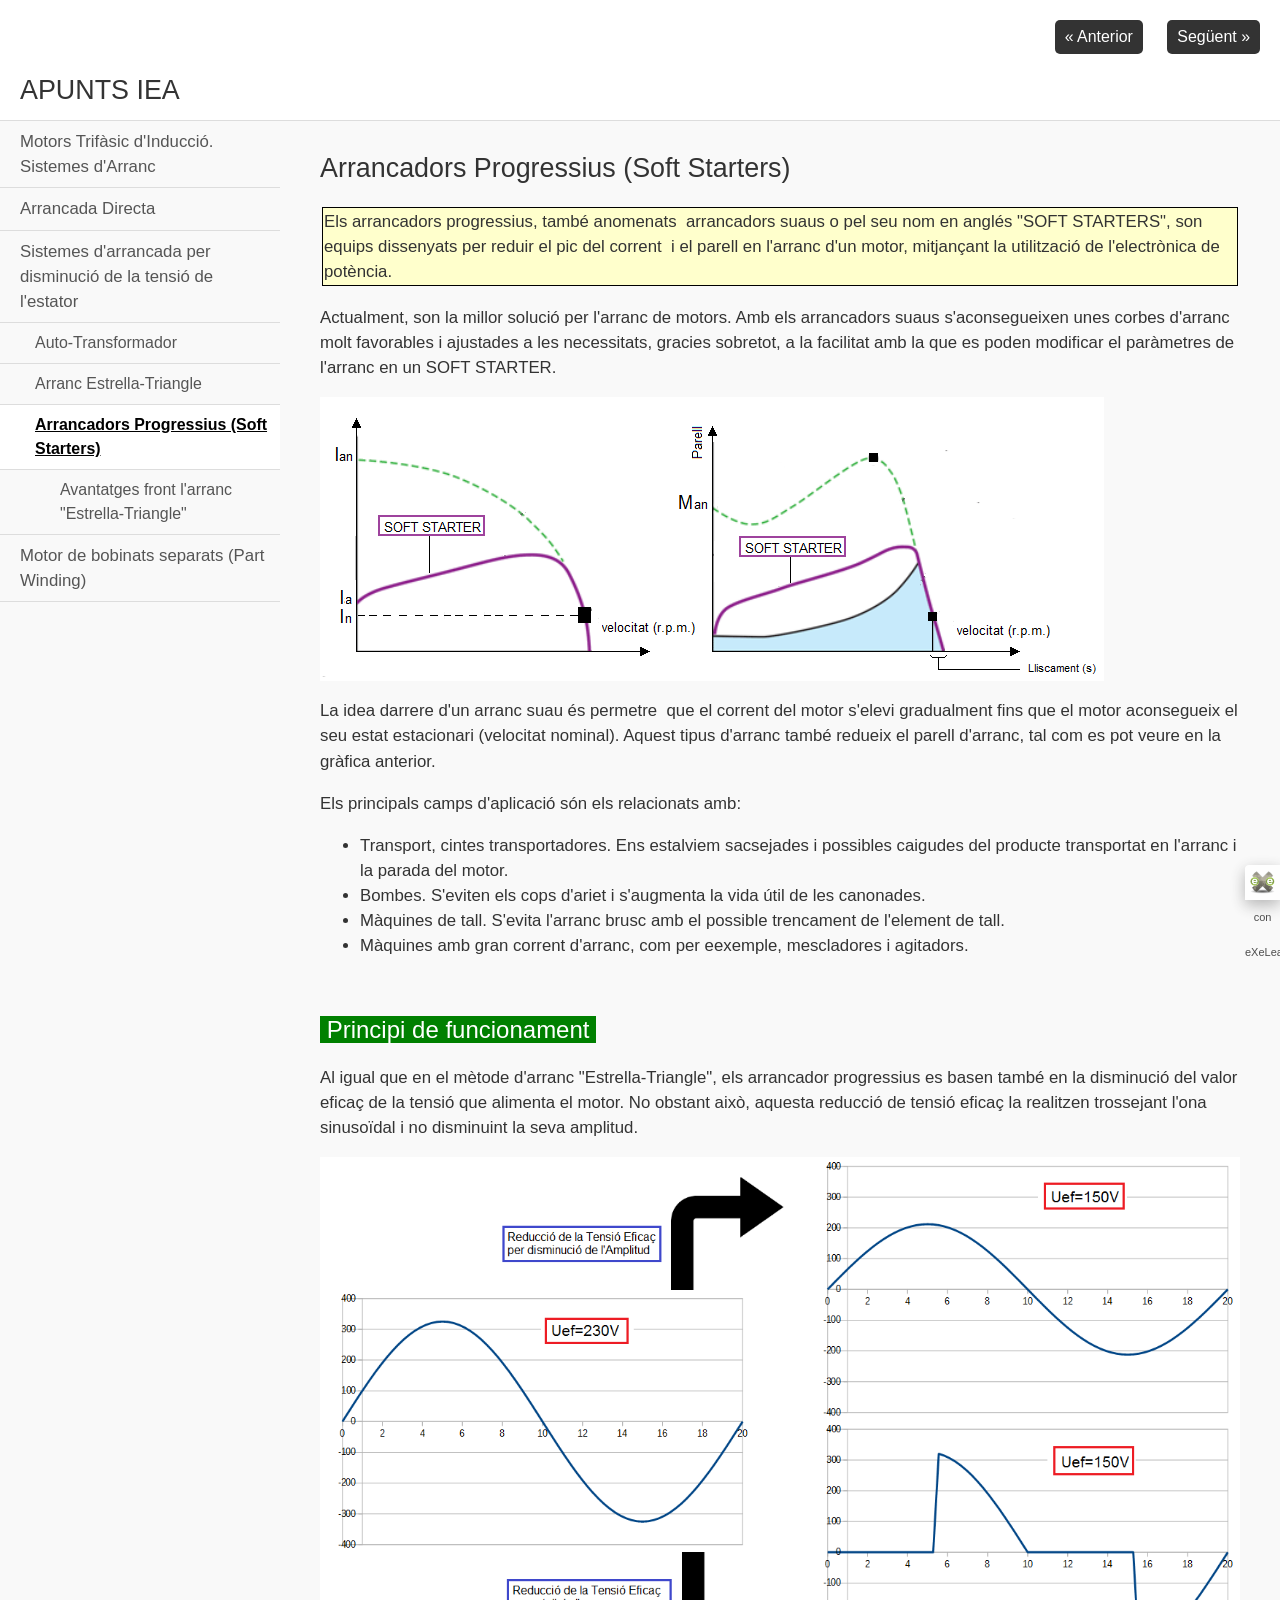
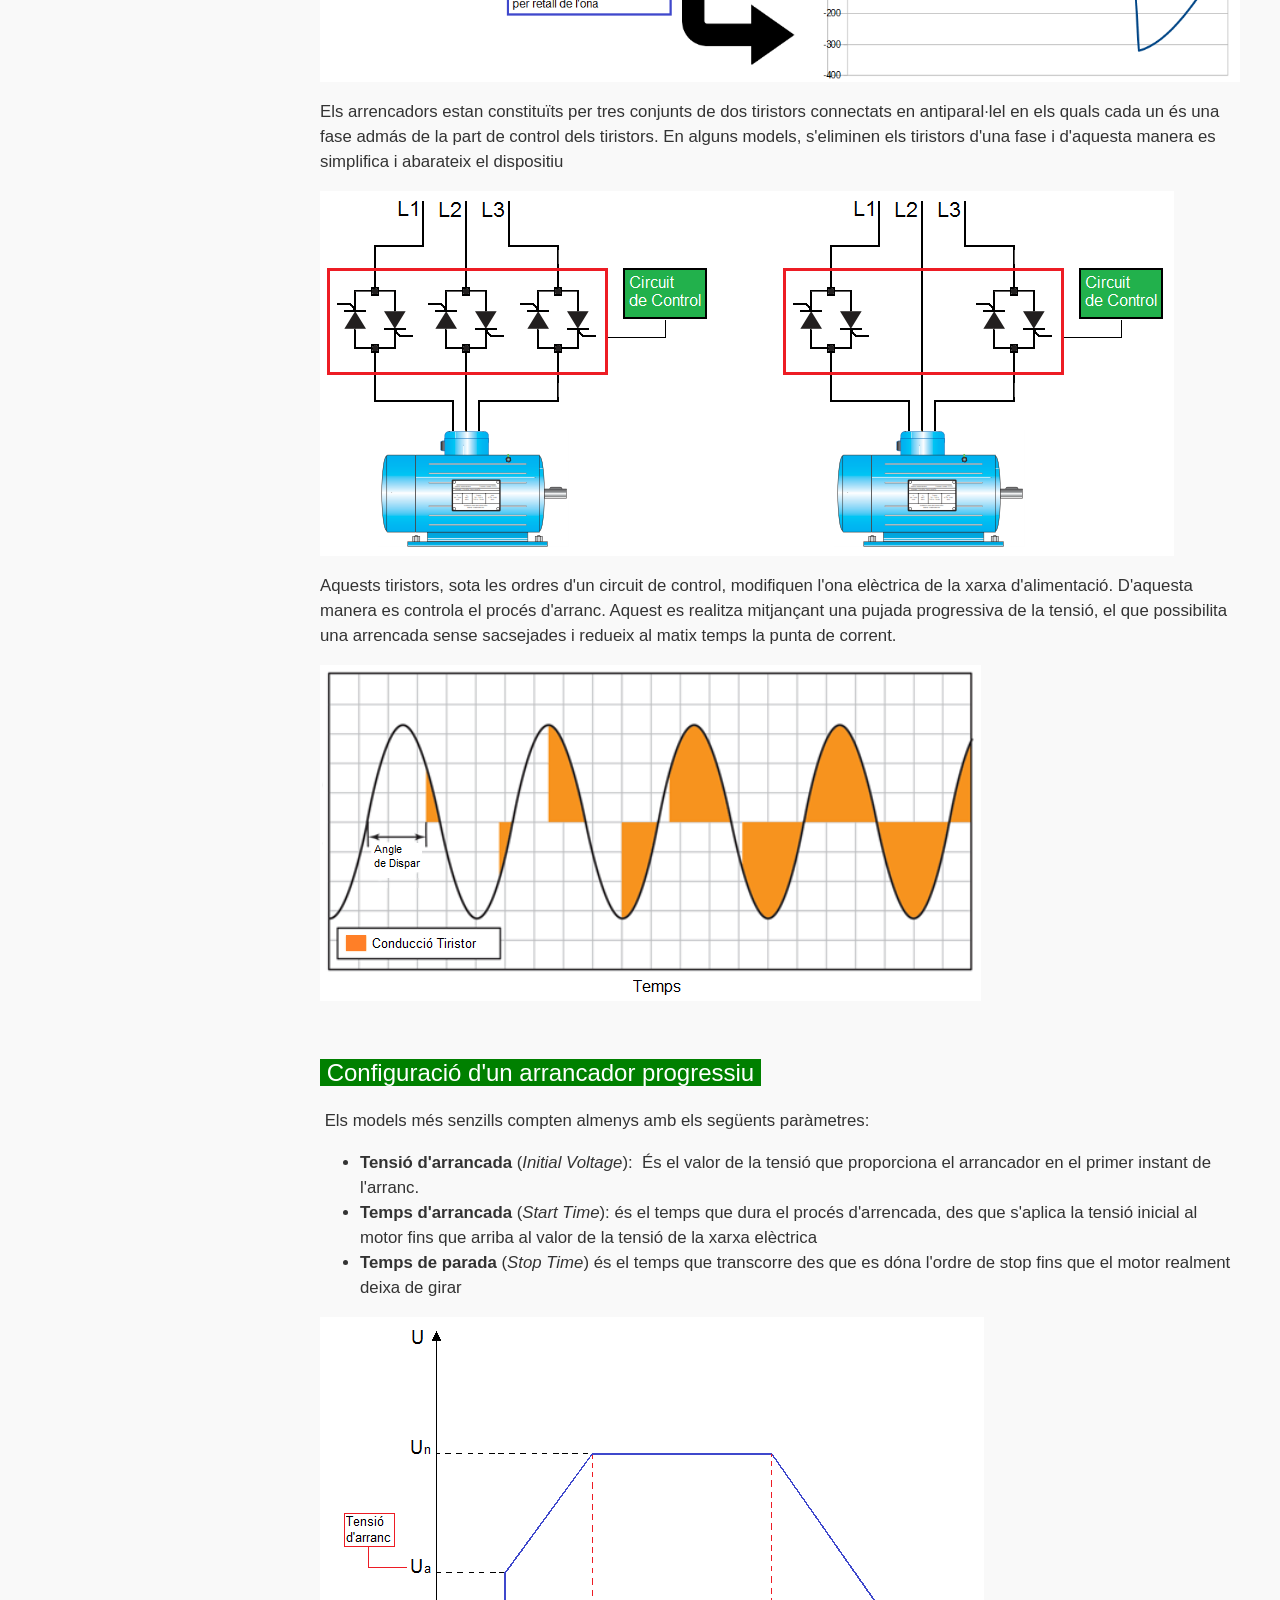
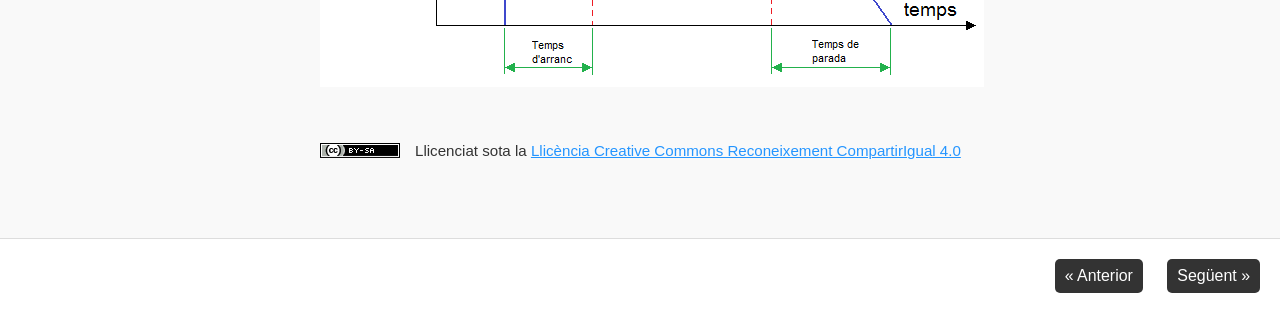
<file: arrancadors_progressius_soft_starters.html>
<!DOCTYPE html PUBLIC "-//W3C//DTD XHTML 1.0 Transitional//EN" "http://www.w3.org/TR/xhtml1/DTD/xhtml1-transitional.dtd">
<html lang="ca" xml:lang="ca" xmlns="http://www.w3.org/1999/xhtml">
<head>
<link rel="stylesheet" type="text/css" href="base.css" />
<link rel="stylesheet" type="text/css" href="content.css" />
<link rel="stylesheet" type="text/css" href="nav.css" />
<meta http-equiv="content-type" content="text/html;  charset=utf-8" />
<title>Arrancadors Progressius (Soft Starters) | APUNTS IEA </title>
<link rel="shortcut icon" href="favicon.ico" type="image/x-icon" />
<meta http-equiv="content-language" content="ca" />
<meta name="author" content="Rafa Gascón" />
<link rel="license" type="text/html" href="http://creativecommons.org/licenses/by-sa/4.0/" />
<meta name="generator" content="eXeLearning 2.9 - exelearning.net" />
<script type="text/javascript" src="exe_jquery.js"></script>
<script type="text/javascript" src="common_i18n.js"></script>
<script type="text/javascript" src="common.js"></script>
<meta name="viewport" content="width=device-width, initial-scale=1" />
    </head>
<body class="exe-web-site" id="exe-node-12"><script type="text/javascript">document.body.className+=" js"</script>
<div id="content">
<p id="skipNav"><a href="#main" class="sr-av">Omet navegació</a></p>
<div id="header" ><div id="headerContent">APUNTS IEA</div></div>
<div id="siteNav">
<ul>
   <li><a href="index.html" class="daddy main-node">Motors Trifàsic d'Inducció. Sistemes d'Arranc</a></li>
   <li><a href="arrancada_directa.html" class="no-ch">Arrancada Directa</a></li>
   <li class="current-page-parent"><a href="sistemes_darrancada_per_disminuci_de_la_tensi_de_lestator.html" class="current-page-parent daddy">Sistemes d'arrancada per disminució de la tensió de l'estator</a>
   <ul>
      <li><a href="autotransformador.html" class="daddy">Auto-Transformador</a>
      <ul class="other-section">
         <li><a href="corbes_de_parell_i_intensitat.html" class="no-ch">Corbes de Parell i Intensitat</a></li>
         <li><a href="circuit_de_potncia.html" class="no-ch">Circuit de Potència</a></li>
      </ul>
      </li>
      <li><a href="arranc_estrellatriangle.html" class="daddy">Arranc Estrella-Triangle</a>
      <ul class="other-section">
         <li><a href="corbes_de_parell_i_intensitat0.html" class="no-ch">Corbes de Parell i Intensitat</a></li>
         <li><a href="circuit_de_potencia.html" class="no-ch">Circuit de Potencia</a></li>
         <li><a href="circuit_de_comandament.html" class="no-ch">Circuit de Comandament</a></li>
      </ul>
      </li>
      <li id="active"><a href="arrancadors_progressius_soft_starters.html" class="active daddy">Arrancadors Progressius (Soft Starters)</a>
      <ul>
         <li><a href="avantatges_front_larranc_estrellatriangle.html" class="no-ch">Avantatges front l'arranc "Estrella-Triangle"</a></li>
      </ul>
      </li>
   </ul>
   </li>
   <li><a href="motor_de_bobinats_separats_part_winding.html" class="no-ch">Motor de bobinats separats (Part Winding)</a></li>
</ul>
</div>
<div id='topPagination'>
<div class="pagination noprt">
<a href="circuit_de_comandament.html" class="prev"><span><span>&laquo; </span>Anterior</span></a> <span class="sep">| </span><a href="avantatges_front_larranc_estrellatriangle.html" class="next"><span>Següent<span> &raquo;</span></span></a>
</div>
</div>
<div id="main-wrapper">
<div id="main"><a name="main"></a>
<div id="nodeDecoration"><h1 id="nodeTitle">Arrancadors Progressius (Soft Starters)</h1></div>
<div class="iDevice_wrapper FreeTextIdevice" id="id39">
<div class="iDevice emphasis0">
<div id="ta39_85" class="block iDevice_content">
<table border="0">
<tbody>
<tr>
<td style="border: 1px solid #000000; background-color: #ffffcc;">Els arrancadors progressius, també anomenats  arrancadors suaus o pel seu nom en anglés "SOFT STARTERS", son equips dissenyats per reduir el pic del corrent  i el parell en l'arranc d'un motor, mitjançant la utilització de l'electrònica de potència.</td>
</tr>
</tbody>
</table>
<p>Actualment, son la millor solució per l'arranc de motors. Amb els arrancadors suaus s'aconsegueixen unes corbes d'arranc molt favorables i ajustades a les necessitats, gracies sobretot, a la facilitat amb la que es poden modificar el paràmetres de l'arranc en un SOFT STARTER.</p>
<p><img src="ARRANCB-031-1.png" width="784" height="284" /></p>
<p><span style="font-size: 1em;">La idea darrere d'un arranc suau és permetre  que el corrent del motor s'elevi gradualment fins que el motor aconsegueix el seu estat estacionari (velocitat nominal). Aquest tipus d'arranc també redueix el parell d'arranc, tal com es pot veure en la gràfica anterior.</span></p>
<p><span style="font-size: 1em;">Els principals camps d'aplicació són els relacionats amb:</span></p>
<ul>
<li>Transport, cintes transportadores. Ens estalviem sacsejades i possibles caigudes del producte transportat en l'arranc i la parada del motor.</li>
<li>Bombes. S'eviten els cops d'ariet i s'augmenta la vida útil de les canonades.</li>
<li>Màquines de tall. S'evita l'arranc brusc amb el possible trencament de l'element de tall.</li>
<li>Màquines amb gran corrent d'arranc, com per eexemple, mescladores i agitadors.</li>
</ul>
<p></p>
</div>
</div>
</div>
<div class="iDevice_wrapper FreeTextIdevice" id="id41">
<div class="iDevice emphasis0">
<div id="ta41_85" class="block iDevice_content">
<p><span style="font-size: x-large; background-color: #008000; color: #ffffff;"> Principi de funcionament </span></p>
<p>Al igual que en el mètode d'arranc "Estrella-Triangle", els arrancador progressius es basen també en la disminució del valor eficaç de la tensió que alimenta el motor. No obstant això, aquesta reducció de tensió eficaç la realitzen trossejant l'ona sinusoïdal i no disminuint la seva amplitud.</p>
<p><img src="ARRANCB-028-1.png" width="1261" height="719" /></p>
<p><span>Els arrencadors estan constituïts per tres conjunts de dos tiristors connectats en antiparal·lel en els quals cada un és una fase admás de la part de control dels tiristors. En alguns models, s'eliminen els tiristors d'una fase i d'aquesta manera es simplifica i abarateix el dispositiu</span></p>
<p><span><img src="ARRANCB-023.1.png" width="854" height="365" /></span></p>
<p><span>Aquests tiristors, sota les ordres d'un circuit de control, modifiquen l'ona elèctrica de la xarxa d'alimentació. D'aquesta manera es controla el procés d'arranc. Aquest es realitza mitjançant una pujada progressiva de la tensió, el que possibilita una arrencada sense sacsejades i redueix al matix temps la punta de corrent.</span></p>
<p><span><img src="ARRANCB-033.png" width="661" height="336" /></span></p>
<p></p>
<p></p>
<p></p>
<p></p>
<p></p>
<p></p>
</div>
</div>
</div>
<div class="iDevice_wrapper FreeTextIdevice" id="id42">
<div class="iDevice emphasis0">
<div id="ta42_85" class="block iDevice_content">
<p><span style="font-size: x-large; background-color: #008000; color: #ffffff;"> Configuració d'un arrancador progressiu </span></p>
<p> Els models més senzills compten almenys amb els següents paràmetres:</p>
<ul>
<li><strong>Tensió d'arrancada</strong> (<em>Initial Voltage</em>):  És el valor de la tensió que proporciona el arrancador en el primer instant de l'arranc.</li>
<li><strong>Temps d'arrancada</strong> (<em>Start Time</em>): és el temps que dura el procés d'arrencada, des que s'aplica la tensió inicial al motor fins que arriba al valor de la tensió de la xarxa elèctrica</li>
<li><strong>Temps de parada</strong> (<em>Stop Time</em>) és el temps que transcorre des que es dóna l'ordre de stop fins que el motor realment deixa de girar</li>
</ul>
<p><img src="ARRANCB-034-1.png" width="664" height="370" /></p>
<p></p>
<p></p>
</div>
</div>
</div>
<div id="packageLicense" class="cc cc-by-sa">
<p><span>Llicenciat sota la </span> <a rel="license" href="http://creativecommons.org/licenses/by-sa/4.0/">Llicència Creative Commons Reconeixement CompartirIgual 4.0</a></p>
</div>
</div>
</div>
<div id='bottomPagination'>
<div class="pagination noprt">
<a href="circuit_de_comandament.html" class="prev"><span><span>&laquo; </span>Anterior</span></a> <span class="sep">| </span><a href="avantatges_front_larranc_estrellatriangle.html" class="next"><span>Següent<span> &raquo;</span></span></a>
</div>
</div>
</div>
<p id="made-with-eXe"><a href="https://exelearning.net/" target="_blank" rel="noopener"><span>Creado con eXeLearning<span> (Ventana nueva)</span></span></a></p><script type="text/javascript" src="_style_js.js"></script></body></html>
</file>
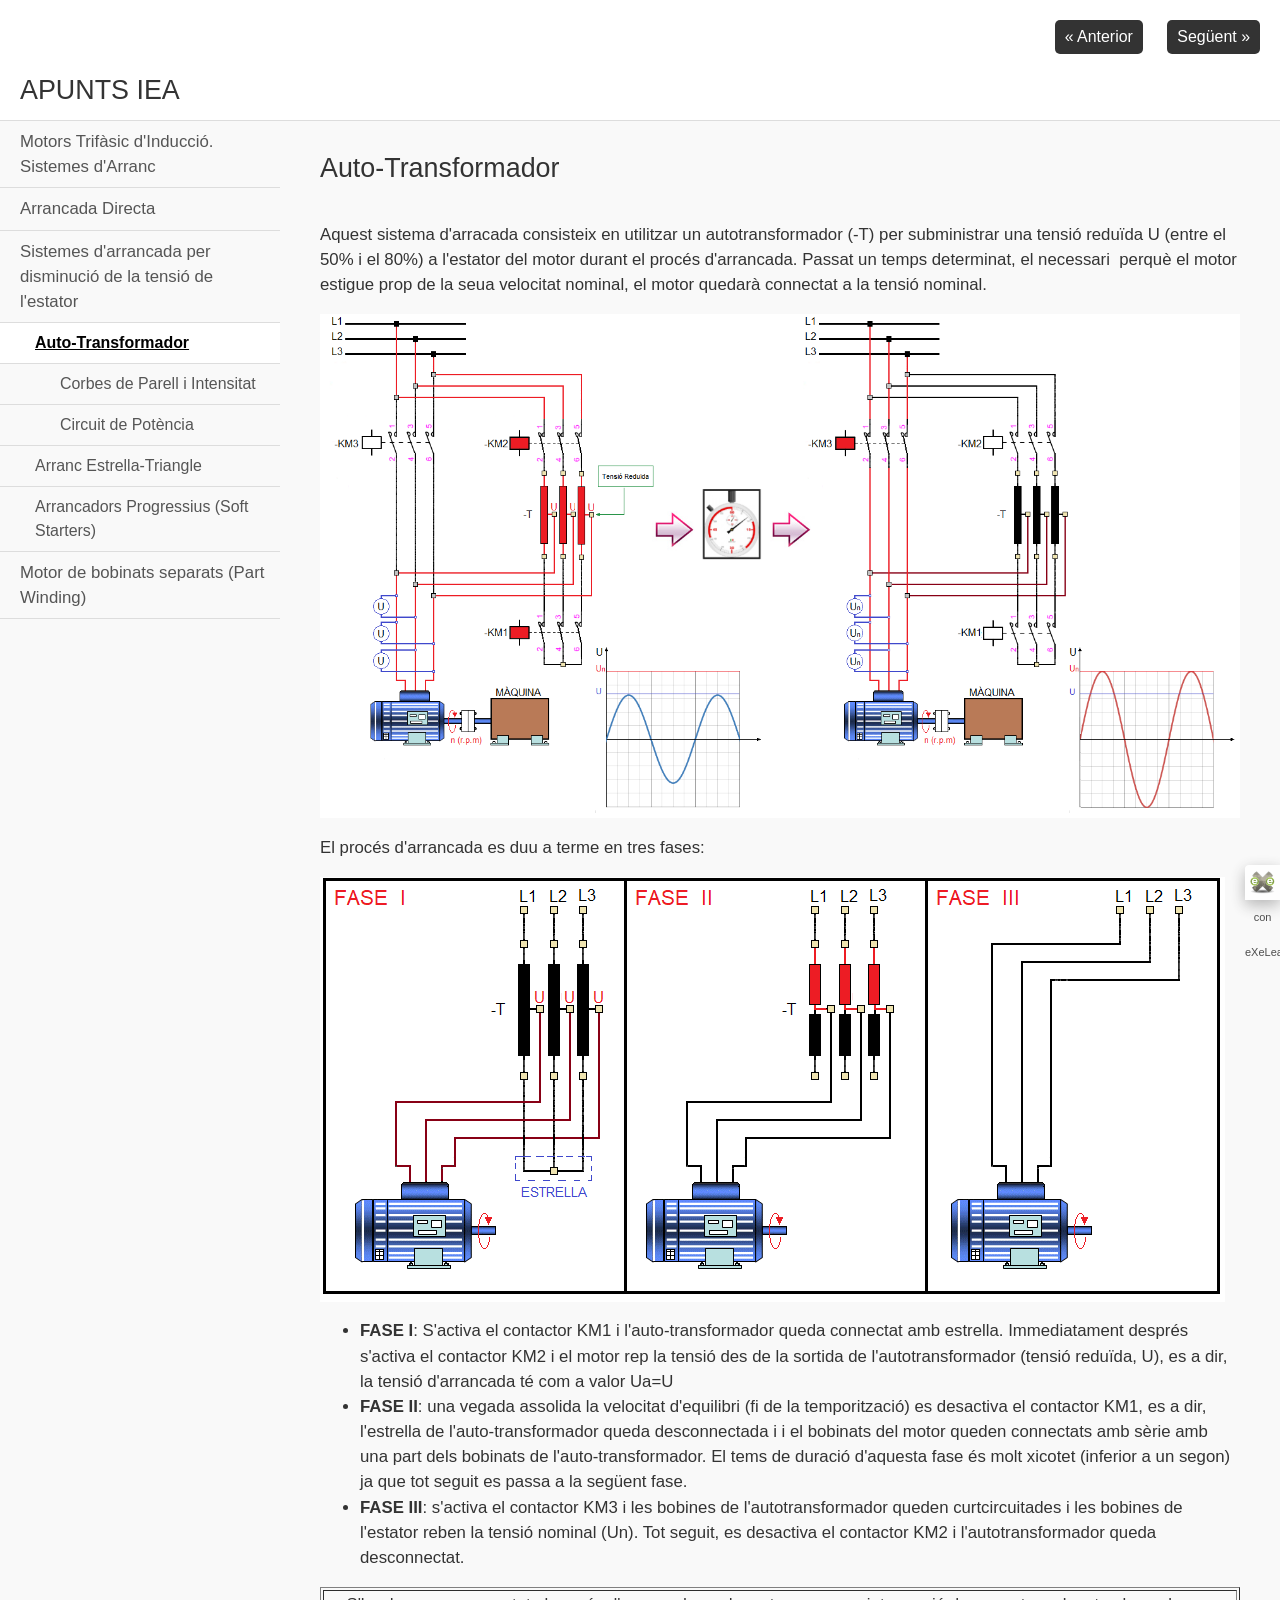
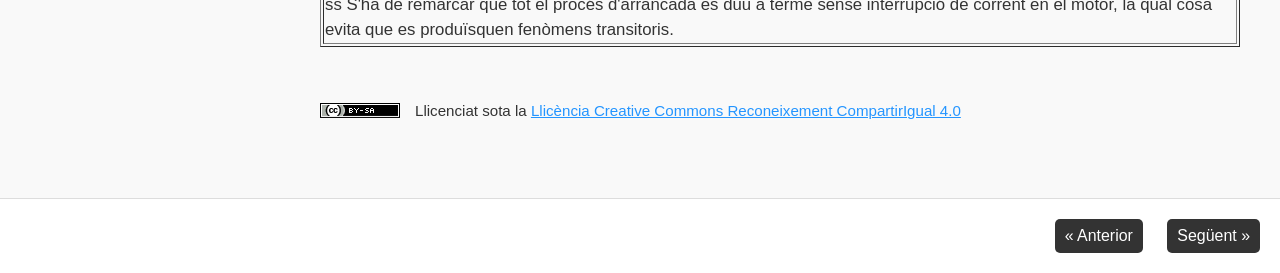
<file: autotransformador.html>
<!DOCTYPE html PUBLIC "-//W3C//DTD XHTML 1.0 Transitional//EN" "http://www.w3.org/TR/xhtml1/DTD/xhtml1-transitional.dtd">
<html lang="ca" xml:lang="ca" xmlns="http://www.w3.org/1999/xhtml">
<head>
<link rel="stylesheet" type="text/css" href="base.css" />
<link rel="stylesheet" type="text/css" href="content.css" />
<link rel="stylesheet" type="text/css" href="nav.css" />
<meta http-equiv="content-type" content="text/html;  charset=utf-8" />
<title>Auto-Transformador | APUNTS IEA </title>
<link rel="shortcut icon" href="favicon.ico" type="image/x-icon" />
<meta http-equiv="content-language" content="ca" />
<meta name="author" content="Rafa Gascón" />
<link rel="license" type="text/html" href="http://creativecommons.org/licenses/by-sa/4.0/" />
<meta name="generator" content="eXeLearning 2.9 - exelearning.net" />
<script type="text/javascript" src="exe_jquery.js"></script>
<script type="text/javascript" src="common_i18n.js"></script>
<script type="text/javascript" src="common.js"></script>
<meta name="viewport" content="width=device-width, initial-scale=1" />
    </head>
<body class="exe-web-site" id="exe-node-19"><script type="text/javascript">document.body.className+=" js"</script>
<div id="content">
<p id="skipNav"><a href="#main" class="sr-av">Omet navegació</a></p>
<div id="header" ><div id="headerContent">APUNTS IEA</div></div>
<div id="siteNav">
<ul>
   <li><a href="index.html" class="daddy main-node">Motors Trifàsic d'Inducció. Sistemes d'Arranc</a></li>
   <li><a href="arrancada_directa.html" class="no-ch">Arrancada Directa</a></li>
   <li class="current-page-parent"><a href="sistemes_darrancada_per_disminuci_de_la_tensi_de_lestator.html" class="current-page-parent daddy">Sistemes d'arrancada per disminució de la tensió de l'estator</a>
   <ul>
      <li id="active"><a href="autotransformador.html" class="active daddy">Auto-Transformador</a>
      <ul>
         <li><a href="corbes_de_parell_i_intensitat.html" class="no-ch">Corbes de Parell i Intensitat</a></li>
         <li><a href="circuit_de_potncia.html" class="no-ch">Circuit de Potència</a></li>
      </ul>
      </li>
      <li><a href="arranc_estrellatriangle.html" class="daddy">Arranc Estrella-Triangle</a>
      <ul class="other-section">
         <li><a href="corbes_de_parell_i_intensitat0.html" class="no-ch">Corbes de Parell i Intensitat</a></li>
         <li><a href="circuit_de_potencia.html" class="no-ch">Circuit de Potencia</a></li>
         <li><a href="circuit_de_comandament.html" class="no-ch">Circuit de Comandament</a></li>
      </ul>
      </li>
      <li><a href="arrancadors_progressius_soft_starters.html" class="daddy">Arrancadors Progressius (Soft Starters)</a>
      <ul class="other-section">
         <li><a href="avantatges_front_larranc_estrellatriangle.html" class="no-ch">Avantatges front l'arranc "Estrella-Triangle"</a></li>
      </ul>
      </li>
   </ul>
   </li>
   <li><a href="motor_de_bobinats_separats_part_winding.html" class="no-ch">Motor de bobinats separats (Part Winding)</a></li>
</ul>
</div>
<div id='topPagination'>
<div class="pagination noprt">
<a href="sistemes_darrancada_per_disminuci_de_la_tensi_de_lestator.html" class="prev"><span><span>&laquo; </span>Anterior</span></a> <span class="sep">| </span><a href="corbes_de_parell_i_intensitat.html" class="next"><span>Següent<span> &raquo;</span></span></a>
</div>
</div>
<div id="main-wrapper">
<div id="main"><a name="main"></a>
<div id="nodeDecoration"><h1 id="nodeTitle">Auto-Transformador</h1></div>
<div class="iDevice_wrapper textIdevice" id="id64">
<div class="iDevice emphasis0" >
<div id="ta64_108_2" class="block iDevice_content">
<div class="exe-text"><p><span>Aquest sistema d'arracada consisteix en utilitzar un autotransformador (-T) per subministrar una tensió reduïda U (entre el 50% i el 80%) a l'estator del motor durant el procés d'arrancada. Passat un temps determinat, el necessari  perquè el motor estigue prop de la seua velocitat nominal, el motor quedarà connectat a la tensió nominal. </span></p>
<p><img src="ARRANC3-027-1.png" alt="" width="1457" height="798" /></p>
<p><span>El procés d'arrancada </span><span>es duu a terme</span><span> en tres fases:</span></p>
<p><span><img src="ARRANC3-021-2.1.png" alt="" width="905" height="425" /></span></p>
<ul>
<li><strong>FASE I</strong>: S'activa el contactor KM1 i l'auto-transformador queda connectat amb estrella. Immediatament després s'activa el contactor KM2 i el motor rep la tensió des de la sortida de l'autotransformador (tensió reduïda, U), es a dir, la tensió d'arrancada té com a valor Ua=U</li>
<li><strong>FASE II</strong>: una vegada assolida la velocitat d'equilibri (fi de la temporització) es desactiva el contactor KM1, es a dir,  l'estrella de l'auto-transformador queda desconnectada i i el bobinats del motor queden connectats amb sèrie amb una part dels bobinats de l'auto-transformador. El tems de duració d'aquesta fase és molt xicotet (inferior a un segon) ja que tot seguit es passa a la següent fase. </li>
<li><strong>FASE III</strong>: s'activa el contactor KM3 i les bobines de l'autotransformador queden curtcircuitades i les bobines de l'estator reben la tensió nominal (Un). Tot seguit, es desactiva el contactor KM2 i l'autotransformador queda desconnectat. </li>
</ul>
<table border="1" style="width: 100%;">
<tbody>
<tr>
<td style="width: 100%;">ss S'ha de remarcar que tot el procés d'arrancada es duu a terme sense interrupció de corrent en el motor, la qual cosa evita que es produïsquen fenòmens transitoris.</td>
</tr>
</tbody>
</table>
<p></p></div>
</div>
</div>
</div>
<div id="packageLicense" class="cc cc-by-sa">
<p><span>Llicenciat sota la </span> <a rel="license" href="http://creativecommons.org/licenses/by-sa/4.0/">Llicència Creative Commons Reconeixement CompartirIgual 4.0</a></p>
</div>
</div>
</div>
<div id='bottomPagination'>
<div class="pagination noprt">
<a href="sistemes_darrancada_per_disminuci_de_la_tensi_de_lestator.html" class="prev"><span><span>&laquo; </span>Anterior</span></a> <span class="sep">| </span><a href="corbes_de_parell_i_intensitat.html" class="next"><span>Següent<span> &raquo;</span></span></a>
</div>
</div>
</div>
<p id="made-with-eXe"><a href="https://exelearning.net/" target="_blank" rel="noopener"><span>Creado con eXeLearning<span> (Ventana nueva)</span></span></a></p><script type="text/javascript" src="_style_js.js"></script></body></html>
</file>
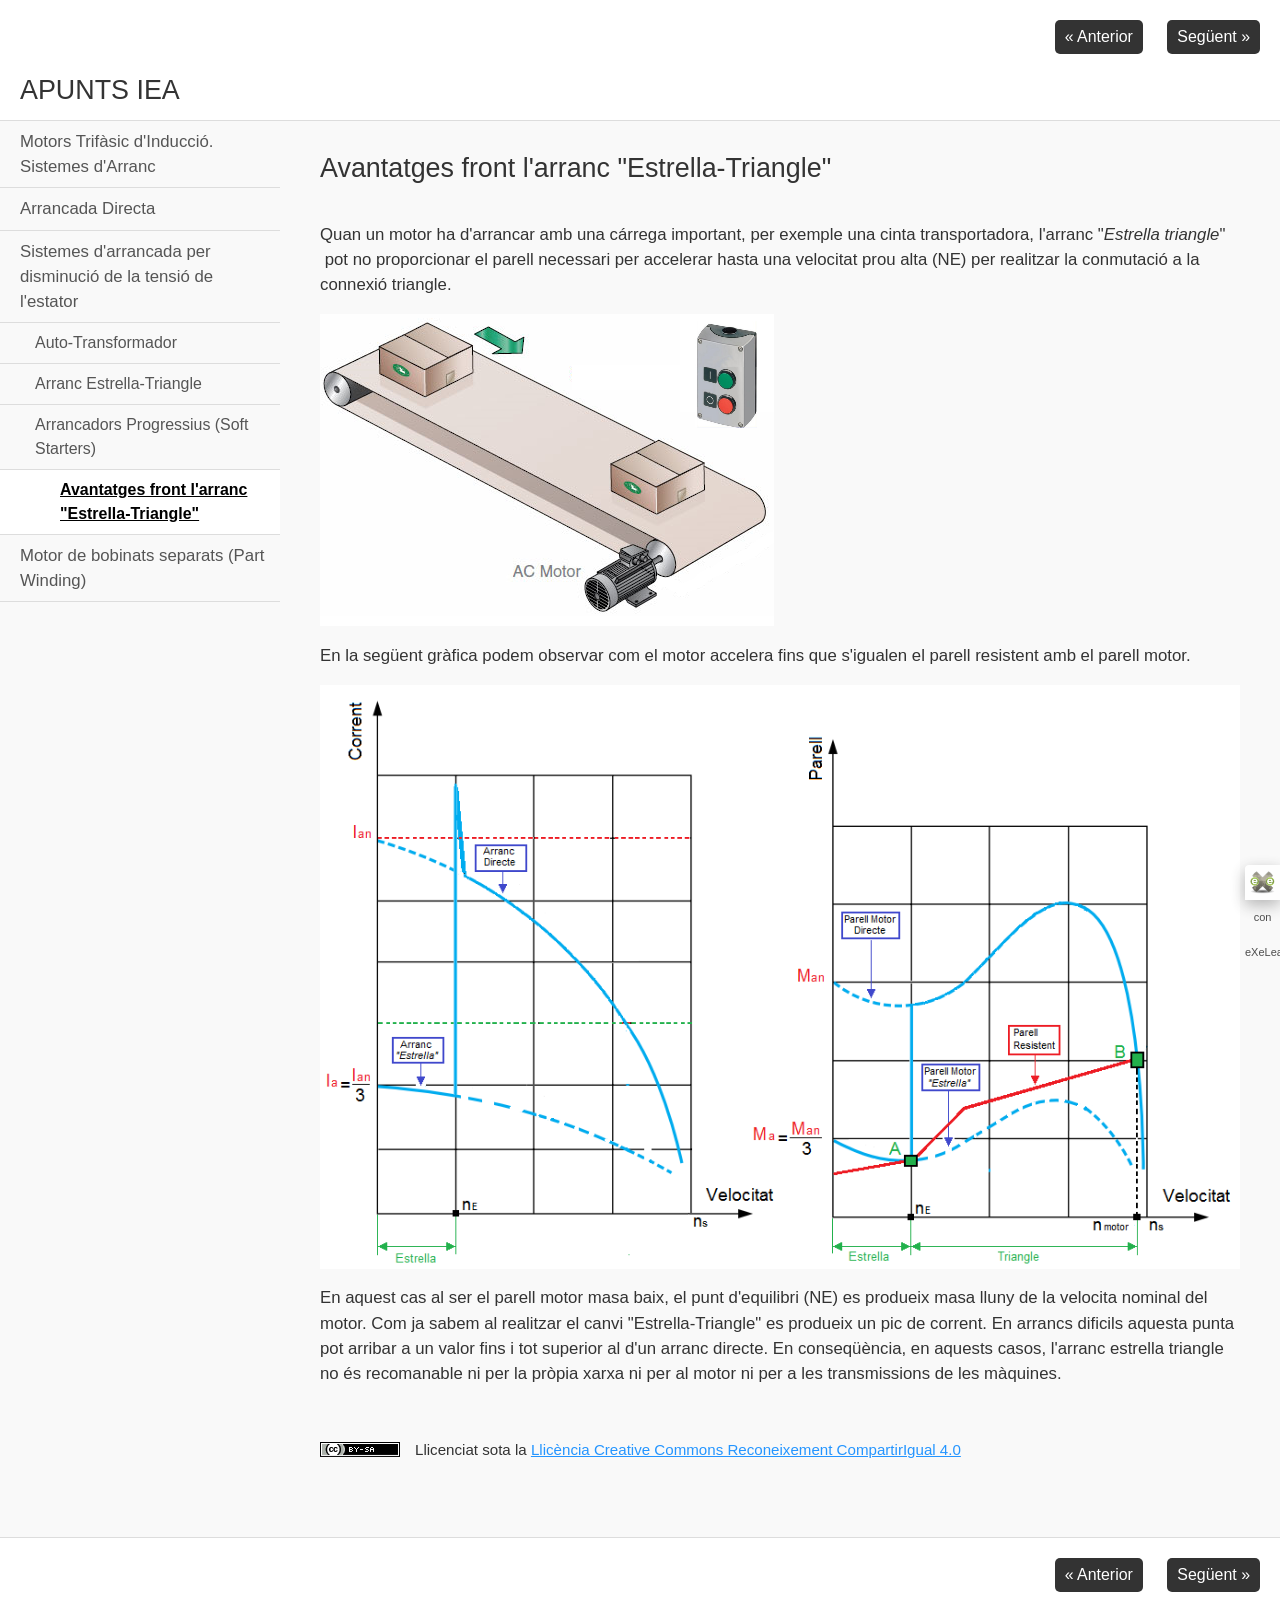
<file: avantatges_front_larranc_estrellatriangle.html>
<!DOCTYPE html PUBLIC "-//W3C//DTD XHTML 1.0 Transitional//EN" "http://www.w3.org/TR/xhtml1/DTD/xhtml1-transitional.dtd">
<html lang="ca" xml:lang="ca" xmlns="http://www.w3.org/1999/xhtml">
<head>
<link rel="stylesheet" type="text/css" href="base.css" />
<link rel="stylesheet" type="text/css" href="content.css" />
<link rel="stylesheet" type="text/css" href="nav.css" />
<meta http-equiv="content-type" content="text/html;  charset=utf-8" />
<title>Avantatges front l'arranc "Estrella-Triangle" | APUNTS IEA </title>
<link rel="shortcut icon" href="favicon.ico" type="image/x-icon" />
<meta http-equiv="content-language" content="ca" />
<meta name="author" content="Rafa Gascón" />
<link rel="license" type="text/html" href="http://creativecommons.org/licenses/by-sa/4.0/" />
<meta name="generator" content="eXeLearning 2.9 - exelearning.net" />
<script type="text/javascript" src="exe_jquery.js"></script>
<script type="text/javascript" src="common_i18n.js"></script>
<script type="text/javascript" src="common.js"></script>
<meta name="viewport" content="width=device-width, initial-scale=1" />
    </head>
<body class="exe-web-site" id="exe-node-13"><script type="text/javascript">document.body.className+=" js"</script>
<div id="content">
<p id="skipNav"><a href="#main" class="sr-av">Omet navegació</a></p>
<div id="header" ><div id="headerContent">APUNTS IEA</div></div>
<div id="siteNav">
<ul>
   <li><a href="index.html" class="daddy main-node">Motors Trifàsic d'Inducció. Sistemes d'Arranc</a></li>
   <li><a href="arrancada_directa.html" class="no-ch">Arrancada Directa</a></li>
   <li class="current-page-parent"><a href="sistemes_darrancada_per_disminuci_de_la_tensi_de_lestator.html" class="current-page-parent daddy">Sistemes d'arrancada per disminució de la tensió de l'estator</a>
   <ul>
      <li><a href="autotransformador.html" class="daddy">Auto-Transformador</a>
      <ul class="other-section">
         <li><a href="corbes_de_parell_i_intensitat.html" class="no-ch">Corbes de Parell i Intensitat</a></li>
         <li><a href="circuit_de_potncia.html" class="no-ch">Circuit de Potència</a></li>
      </ul>
      </li>
      <li><a href="arranc_estrellatriangle.html" class="daddy">Arranc Estrella-Triangle</a>
      <ul class="other-section">
         <li><a href="corbes_de_parell_i_intensitat0.html" class="no-ch">Corbes de Parell i Intensitat</a></li>
         <li><a href="circuit_de_potencia.html" class="no-ch">Circuit de Potencia</a></li>
         <li><a href="circuit_de_comandament.html" class="no-ch">Circuit de Comandament</a></li>
      </ul>
      </li>
      <li class="current-page-parent"><a href="arrancadors_progressius_soft_starters.html" class="current-page-parent daddy">Arrancadors Progressius (Soft Starters)</a>
      <ul>
         <li id="active"><a href="avantatges_front_larranc_estrellatriangle.html" class="active no-ch">Avantatges front l'arranc "Estrella-Triangle"</a></li>
      </ul>
      </li>
   </ul>
   </li>
   <li><a href="motor_de_bobinats_separats_part_winding.html" class="no-ch">Motor de bobinats separats (Part Winding)</a></li>
</ul>
</div>
<div id='topPagination'>
<div class="pagination noprt">
<a href="arrancadors_progressius_soft_starters.html" class="prev"><span><span>&laquo; </span>Anterior</span></a> <span class="sep">| </span><a href="motor_de_bobinats_separats_part_winding.html" class="next"><span>Següent<span> &raquo;</span></span></a>
</div>
</div>
<div id="main-wrapper">
<div id="main"><a name="main"></a>
<div id="nodeDecoration"><h1 id="nodeTitle">Avantatges front l'arranc "Estrella-Triangle"</h1></div>
<div class="iDevice_wrapper FreeTextIdevice" id="id43">
<div class="iDevice emphasis0">
<div id="ta43_85" class="block iDevice_content">
<p>Quan un motor ha d'arrancar amb una cárrega important, per exemple una cinta transportadora, l'arranc "<em>Estrella triangle</em>"  pot no proporcionar el parell necessari per accelerar hasta una velocitat prou alta (NE) per realitzar la conmutació a la connexió triangle.</p>
<p><img width="454" height="312" src="Cintas_transportadoras2-1.png" /></p>
<p></p>
<p>En la següent gràfica podem observar com el motor accelera fins que s'igualen el parell resistent amb el parell motor.</p>
<p><img width="999" height="634" src="ARRANCB-036-1.png" /></p>
<p>En aquest cas al ser el parell motor masa baix, el punt d'equilibri (NE) es produeix masa lluny de la velocita nominal del motor. Com ja sabem al realitzar el canvi "Estrella-Triangle" es produeix un pic de corrent. En arrancs dificils aquesta punta pot arribar a un valor fins i tot superior al d'un arranc directe. En conseqüència, en aquests casos, l'arranc estrella triangle no és recomanable ni per la pròpia xarxa ni per al motor ni per a les transmissions de les màquines.</p>
<p></p>
</div>
</div>
</div>
<div id="packageLicense" class="cc cc-by-sa">
<p><span>Llicenciat sota la </span> <a rel="license" href="http://creativecommons.org/licenses/by-sa/4.0/">Llicència Creative Commons Reconeixement CompartirIgual 4.0</a></p>
</div>
</div>
</div>
<div id='bottomPagination'>
<div class="pagination noprt">
<a href="arrancadors_progressius_soft_starters.html" class="prev"><span><span>&laquo; </span>Anterior</span></a> <span class="sep">| </span><a href="motor_de_bobinats_separats_part_winding.html" class="next"><span>Següent<span> &raquo;</span></span></a>
</div>
</div>
</div>
<p id="made-with-eXe"><a href="https://exelearning.net/" target="_blank" rel="noopener"><span>Creado con eXeLearning<span> (Ventana nueva)</span></span></a></p><script type="text/javascript" src="_style_js.js"></script></body></html>
</file>
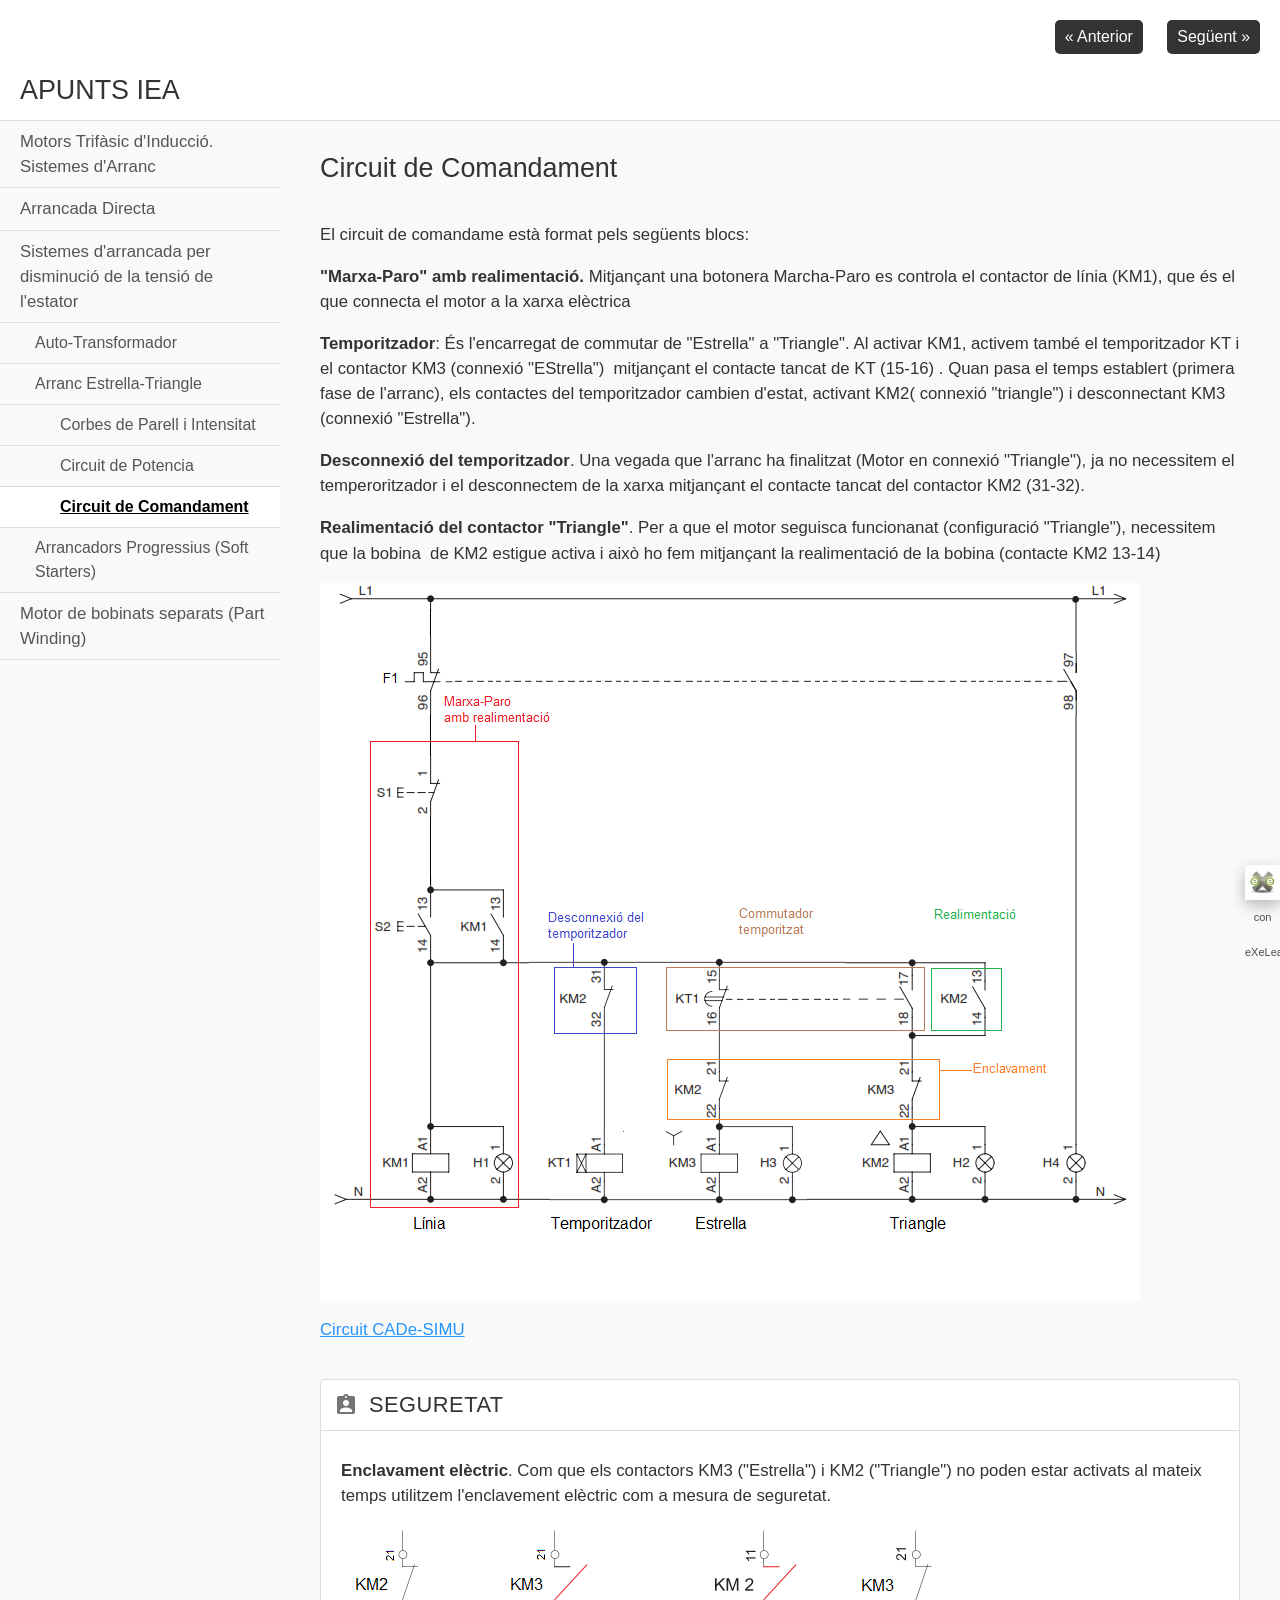
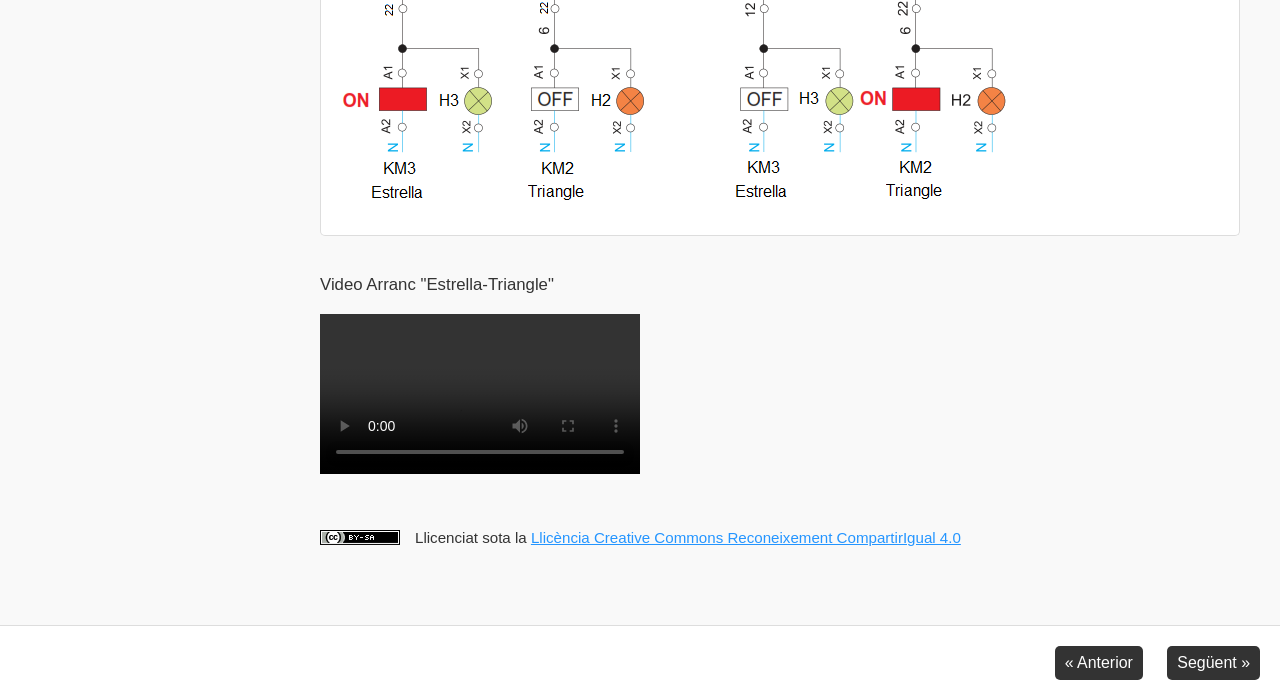
<file: circuit_de_comandament.html>
<!DOCTYPE html PUBLIC "-//W3C//DTD XHTML 1.0 Transitional//EN" "http://www.w3.org/TR/xhtml1/DTD/xhtml1-transitional.dtd">
<html lang="ca" xml:lang="ca" xmlns="http://www.w3.org/1999/xhtml">
<head>
<link rel="stylesheet" type="text/css" href="base.css" />
<link rel="stylesheet" type="text/css" href="content.css" />
<link rel="stylesheet" type="text/css" href="nav.css" />
<meta http-equiv="content-type" content="text/html;  charset=utf-8" />
<title>Circuit de Comandament | APUNTS IEA </title>
<link rel="shortcut icon" href="favicon.ico" type="image/x-icon" />
<meta http-equiv="content-language" content="ca" />
<meta name="author" content="Rafa Gascón" />
<link rel="license" type="text/html" href="http://creativecommons.org/licenses/by-sa/4.0/" />
<meta name="generator" content="eXeLearning 2.9 - exelearning.net" />
<!--[if lt IE 9]><script type="text/javascript" src="exe_html5.js"></script><![endif]-->
<script type="text/javascript" src="exe_jquery.js"></script>
<script type="text/javascript" src="common_i18n.js"></script>
<script type="text/javascript" src="common.js"></script>
<meta name="viewport" content="width=device-width, initial-scale=1" />
    </head>
<body class="exe-web-site" id="exe-node-11"><script type="text/javascript">document.body.className+=" js"</script>
<div id="content">
<p id="skipNav"><a href="#main" class="sr-av">Omet navegació</a></p>
<div id="header" ><div id="headerContent">APUNTS IEA</div></div>
<div id="siteNav">
<ul>
   <li><a href="index.html" class="daddy main-node">Motors Trifàsic d'Inducció. Sistemes d'Arranc</a></li>
   <li><a href="arrancada_directa.html" class="no-ch">Arrancada Directa</a></li>
   <li class="current-page-parent"><a href="sistemes_darrancada_per_disminuci_de_la_tensi_de_lestator.html" class="current-page-parent daddy">Sistemes d'arrancada per disminució de la tensió de l'estator</a>
   <ul>
      <li><a href="autotransformador.html" class="daddy">Auto-Transformador</a>
      <ul class="other-section">
         <li><a href="corbes_de_parell_i_intensitat.html" class="no-ch">Corbes de Parell i Intensitat</a></li>
         <li><a href="circuit_de_potncia.html" class="no-ch">Circuit de Potència</a></li>
      </ul>
      </li>
      <li class="current-page-parent"><a href="arranc_estrellatriangle.html" class="current-page-parent daddy">Arranc Estrella-Triangle</a>
      <ul>
         <li><a href="corbes_de_parell_i_intensitat0.html" class="no-ch">Corbes de Parell i Intensitat</a></li>
         <li><a href="circuit_de_potencia.html" class="no-ch">Circuit de Potencia</a></li>
         <li id="active"><a href="circuit_de_comandament.html" class="active no-ch">Circuit de Comandament</a></li>
      </ul>
      </li>
      <li><a href="arrancadors_progressius_soft_starters.html" class="daddy">Arrancadors Progressius (Soft Starters)</a>
      <ul class="other-section">
         <li><a href="avantatges_front_larranc_estrellatriangle.html" class="no-ch">Avantatges front l'arranc "Estrella-Triangle"</a></li>
      </ul>
      </li>
   </ul>
   </li>
   <li><a href="motor_de_bobinats_separats_part_winding.html" class="no-ch">Motor de bobinats separats (Part Winding)</a></li>
</ul>
</div>
<div id='topPagination'>
<div class="pagination noprt">
<a href="circuit_de_potencia.html" class="prev"><span><span>&laquo; </span>Anterior</span></a> <span class="sep">| </span><a href="arrancadors_progressius_soft_starters.html" class="next"><span>Següent<span> &raquo;</span></span></a>
</div>
</div>
<div id="main-wrapper">
<div id="main"><a name="main"></a>
<div id="nodeDecoration"><h1 id="nodeTitle">Circuit de Comandament</h1></div>
<div class="iDevice_wrapper FreeTextIdevice" id="id36">
<div class="iDevice emphasis0">
<div id="ta36_85" class="block iDevice_content">
<p>El circuit de comandame està format pels següents blocs:</p>
<p><strong>"Marxa-Paro" amb realimentació.</strong> Mitjançant una botonera Marcha-Paro es controla el contactor de línia (KM1), que és el que connecta el motor a la xarxa elèctrica </p>
<p><strong>Temporitzador</strong>: És l'encarregat de commutar de "Estrella" a "Triangle". Al activar KM1, activem també el temporitzador KT i el contactor KM3 (connexió "EStrella")  mitjançant el contacte tancat de KT (15-16) . Quan pasa el temps establert (primera fase de l'arranc), els contactes del temporitzador cambien d'estat, activant KM2( connexió "triangle") i desconnectant KM3 (connexió "Estrella").</p>
<p><strong>Desconnexió del temporitzador</strong>. Una vegada que l'arranc ha finalitzat (Motor en connexió "Triangle"), ja no necessitem el temperoritzador i el desconnectem de la xarxa mitjançant el contacte tancat del contactor KM2 (31-32).</p>
<p><strong>Realimentació del contactor "Triangle"</strong>. Per a que el motor seguisca funcionanat (configuració "Triangle"), necessitem que la bobina  de KM2 estigue activa i això ho fem mitjançant la realimentació de la bobina (contacte KM2 13-14)</p>
<p><img src="ARRANCB-021-1.png" width="820" height="718" /></p>
<p><a href="est-tri-01-2017.zip">Circuit CADe-SIMU</a></p>
<p></p>
</div>
</div>
</div>
<div class="iDevice_wrapper activityIdevice em_iDevice em_iDevice_activity" id="id37">
<div class="iDevice emphasis1" >
<div class="iDevice_header"><h2 class="iDeviceTitle">SEGURETAT</h2></div>
<div class="iDevice_inner">
<div class="iDevice_content_wrapper">
<div id="ta37_41_2" class="block iDevice_content">
<p><strong>Enclavament elèctric</strong>. Com que els contactors KM3 ("Estrella") i KM2 ("Triangle") no poden estar activats al mateix temps utilitzem l'enclavement elèctric com a mesura de seguretat.</p>
<p><img src="ARRANCB-022.png" width="679" height="283" /></p>
</div>
</div>
</div>
</div>
</div>
<div class="iDevice_wrapper FreeTextIdevice" id="id38">
<div class="iDevice emphasis0">
<div id="ta38_85" class="block iDevice_content">
<p>Video Arranc "Estrella-Triangle"</p>
<p><video width="320" height="240" class="mediaelement" src="02-Arranque_estrella_triangulo_para_motores_asincronos.mp4" controls="controls"><a href="02-Arranque_estrella_triangulo_para_motores_asincronos.mp4">02-Arranque estrella triángulo para motores asincronos.mp4</a></video></p>
</div>
</div>
</div>
<div id="packageLicense" class="cc cc-by-sa">
<p><span>Llicenciat sota la </span> <a rel="license" href="http://creativecommons.org/licenses/by-sa/4.0/">Llicència Creative Commons Reconeixement CompartirIgual 4.0</a></p>
</div>
</div>
</div>
<div id='bottomPagination'>
<div class="pagination noprt">
<a href="circuit_de_potencia.html" class="prev"><span><span>&laquo; </span>Anterior</span></a> <span class="sep">| </span><a href="arrancadors_progressius_soft_starters.html" class="next"><span>Següent<span> &raquo;</span></span></a>
</div>
</div>
</div>
<p id="made-with-eXe"><a href="https://exelearning.net/" target="_blank" rel="noopener"><span>Creado con eXeLearning<span> (Ventana nueva)</span></span></a></p><script type="text/javascript" src="_style_js.js"></script></body></html>
</file>
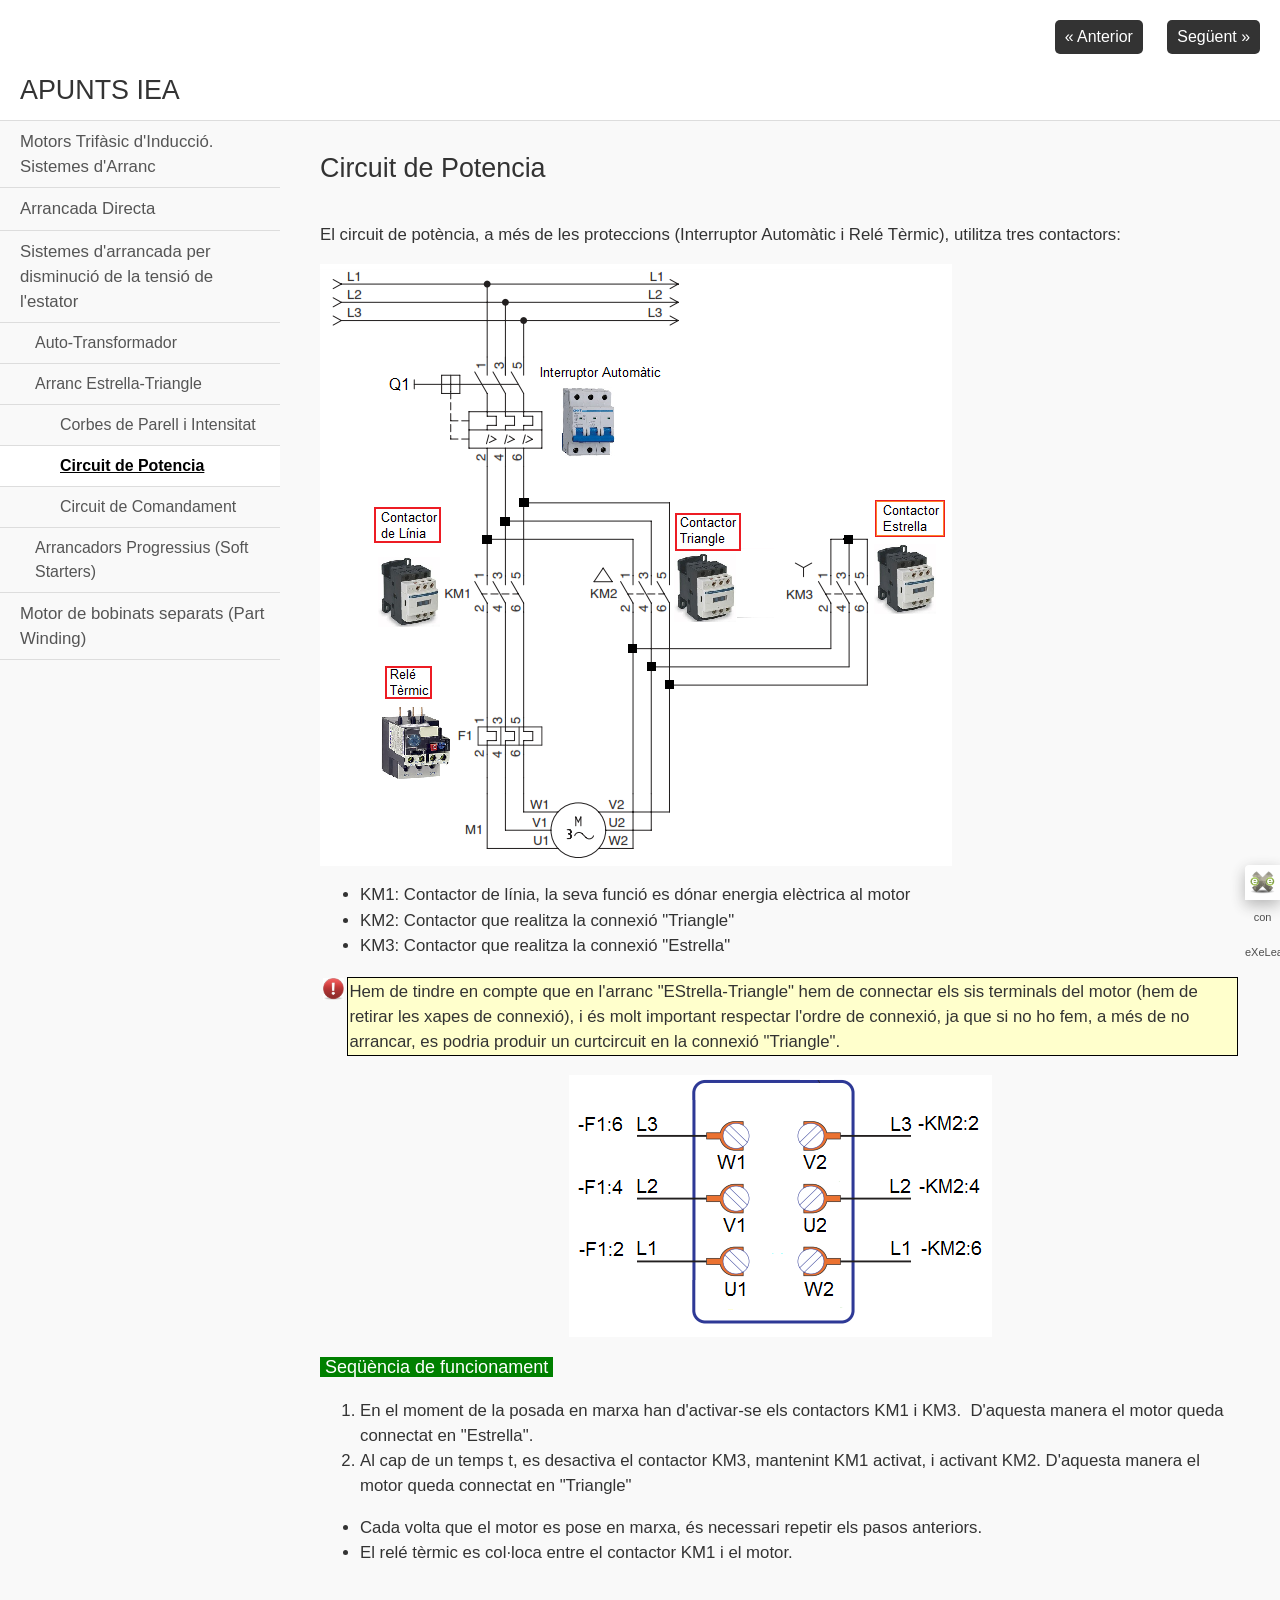
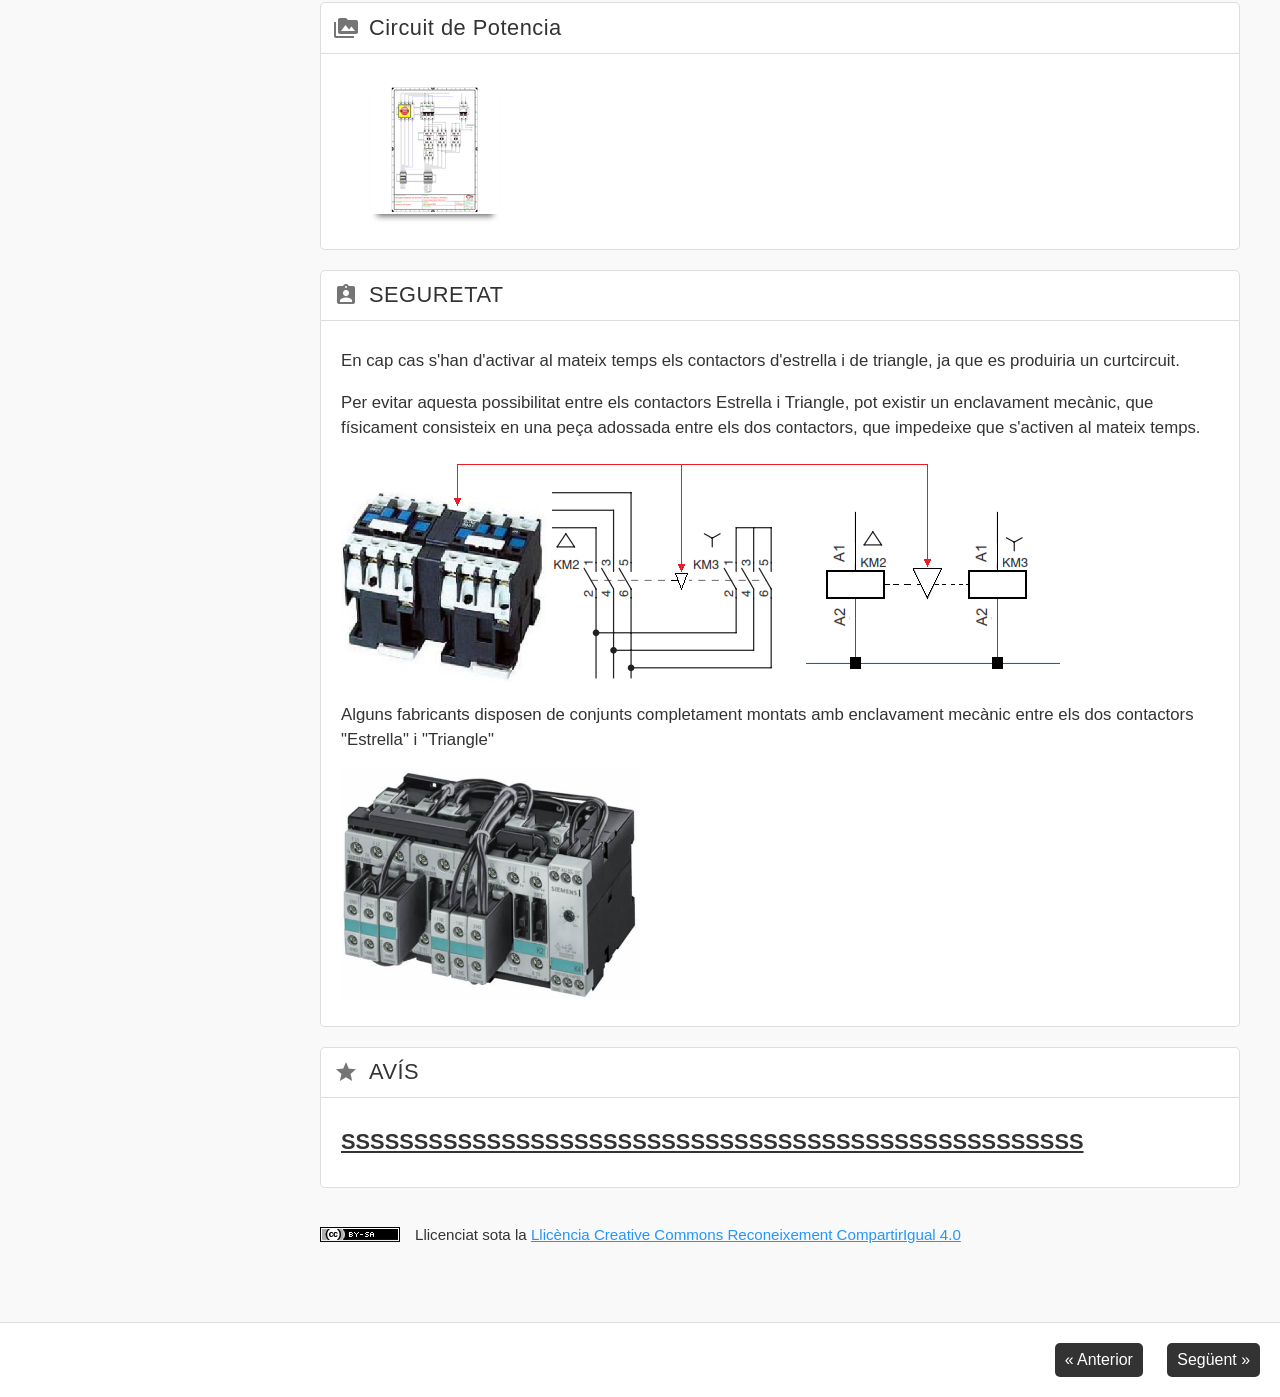
<file: circuit_de_potencia.html>
<!DOCTYPE html PUBLIC "-//W3C//DTD XHTML 1.0 Transitional//EN" "http://www.w3.org/TR/xhtml1/DTD/xhtml1-transitional.dtd">
<html lang="ca" xml:lang="ca" xmlns="http://www.w3.org/1999/xhtml">
<head>
<link rel="stylesheet" type="text/css" href="base.css" />
<link rel="stylesheet" type="text/css" href="exe_lightbox.css" />
<link rel="stylesheet" type="text/css" href="content.css" />
<link rel="stylesheet" type="text/css" href="nav.css" />
<meta http-equiv="content-type" content="text/html;  charset=utf-8" />
<title>Circuit de Potencia | APUNTS IEA </title>
<link rel="shortcut icon" href="favicon.ico" type="image/x-icon" />
<meta http-equiv="content-language" content="ca" />
<meta name="author" content="Rafa Gascón" />
<link rel="license" type="text/html" href="http://creativecommons.org/licenses/by-sa/4.0/" />
<meta name="generator" content="eXeLearning 2.9 - exelearning.net" />
<script type="text/javascript" src="exe_jquery.js"></script>
<script type="text/javascript" src="exe_lightbox.js"></script>
<script type="text/javascript" src="common_i18n.js"></script>
<script type="text/javascript" src="common.js"></script>
<meta name="viewport" content="width=device-width, initial-scale=1" />
    </head>
<body class="exe-web-site" id="exe-node-10"><script type="text/javascript">document.body.className+=" js"</script>
<div id="content">
<p id="skipNav"><a href="#main" class="sr-av">Omet navegació</a></p>
<div id="header" ><div id="headerContent">APUNTS IEA</div></div>
<div id="siteNav">
<ul>
   <li><a href="index.html" class="daddy main-node">Motors Trifàsic d'Inducció. Sistemes d'Arranc</a></li>
   <li><a href="arrancada_directa.html" class="no-ch">Arrancada Directa</a></li>
   <li class="current-page-parent"><a href="sistemes_darrancada_per_disminuci_de_la_tensi_de_lestator.html" class="current-page-parent daddy">Sistemes d'arrancada per disminució de la tensió de l'estator</a>
   <ul>
      <li><a href="autotransformador.html" class="daddy">Auto-Transformador</a>
      <ul class="other-section">
         <li><a href="corbes_de_parell_i_intensitat.html" class="no-ch">Corbes de Parell i Intensitat</a></li>
         <li><a href="circuit_de_potncia.html" class="no-ch">Circuit de Potència</a></li>
      </ul>
      </li>
      <li class="current-page-parent"><a href="arranc_estrellatriangle.html" class="current-page-parent daddy">Arranc Estrella-Triangle</a>
      <ul>
         <li><a href="corbes_de_parell_i_intensitat0.html" class="no-ch">Corbes de Parell i Intensitat</a></li>
         <li id="active"><a href="circuit_de_potencia.html" class="active no-ch">Circuit de Potencia</a></li>
         <li><a href="circuit_de_comandament.html" class="no-ch">Circuit de Comandament</a></li>
      </ul>
      </li>
      <li><a href="arrancadors_progressius_soft_starters.html" class="daddy">Arrancadors Progressius (Soft Starters)</a>
      <ul class="other-section">
         <li><a href="avantatges_front_larranc_estrellatriangle.html" class="no-ch">Avantatges front l'arranc "Estrella-Triangle"</a></li>
      </ul>
      </li>
   </ul>
   </li>
   <li><a href="motor_de_bobinats_separats_part_winding.html" class="no-ch">Motor de bobinats separats (Part Winding)</a></li>
</ul>
</div>
<div id='topPagination'>
<div class="pagination noprt">
<a href="corbes_de_parell_i_intensitat0.html" class="prev"><span><span>&laquo; </span>Anterior</span></a> <span class="sep">| </span><a href="circuit_de_comandament.html" class="next"><span>Següent<span> &raquo;</span></span></a>
</div>
</div>
<div id="main-wrapper">
<div id="main"><a name="main"></a>
<div id="nodeDecoration"><h1 id="nodeTitle">Circuit de Potencia</h1></div>
<div class="iDevice_wrapper FreeTextIdevice" id="id32">
<div class="iDevice emphasis0">
<div id="ta32_85" class="block iDevice_content">
<p>El circuit de potència, a més de les proteccions (Interruptor Automàtic i Relé Tèrmic), utilitza tres contactors:</p>
<p><img width="632" height="602" src="ARRANCB-001.png" /></p>
<ul>
<li>KM1: Contactor de línia, la seva funció es dónar energia elèctrica al motor</li>
<li>KM2: Contactor que realitza la connexió "Triangle"</li>
<li>KM3: Contactor que realitza la connexió "Estrella"</li>
</ul>
<table border="0">
<tbody>
<tr>
<td style="width: 38px; text-align: center; vertical-align: top;"><img width="38" height="40" src="advertencia2.png" /></td>
<td style="background-color: #ffffcc; border: 1px solid #000000; width: 1512px;">Hem de tindre en compte que en l'arranc "EStrella-Triangle" hem de connectar els sis terminals del motor (hem de retirar les xapes de connexió), i és molt important respectar l'ordre de connexió, ja que si no ho fem, a més de no arrancar, es podria produir un curtcircuit en la connexió "Triangle".</td>
</tr>
</tbody>
</table>
<p><img width="423" height="262" style="display: block; margin-left: auto; margin-right: auto;" src="ARRANCB-008-1.png" /></p>
<p><span style="font-size: large; color: #ffffff; background-color: #008000;"> Seqüència de funcionament </span></p>
<ol>
<li>En el moment de la posada en marxa han d'activar-se els contactors KM1 i KM3.  D'aquesta manera el motor queda connectat en "Estrella".</li>
<li>Al cap de un temps t, es desactiva el contactor KM3, mantenint KM1 activat, i activant KM2. D'aquesta manera el motor queda connectat en "Triangle"</li>
</ol>
<ul>
<li>Cada volta que el motor es pose en marxa, és necessari repetir els pasos anteriors.</li>
<li>El relé tèrmic es col·loca entre el contactor KM1 i el motor.</li>
</ul>
<p></p>
</div>
</div>
</div>
<div class="iDevice_wrapper GalleryIdevice em_iDevice em_iDevice_gallery" id="id33">
<div class="iDevice emphasis1" >
<div class="iDevice_header"><h2 class="iDeviceTitle">Circuit de Potencia</h2></div>
<div class="iDevice_inner">
<div class="iDevice_content_wrapper">
<ul class="exeImageGallery" id="exeImageGallery33">
<li><a title="" href="ARRANCB-009.png"><img alt="" width="128" height="128" src="ARRANCB-009Thumbnail.png" /><span class="tit"></span></a></li>
</ul>
<script type="text/javascript">$exe.imageGallery.init("exeImageGallery33");</script>
</div>
</div>
</div>
</div>
<div class="iDevice_wrapper activityIdevice em_iDevice em_iDevice_activity" id="id34">
<div class="iDevice emphasis1" >
<div class="iDevice_header"><h2 class="iDeviceTitle">SEGURETAT</h2></div>
<div class="iDevice_inner">
<div class="iDevice_content_wrapper">
<div id="ta34_43_2" class="block iDevice_content">
<p>En cap cas s'han d'activar al mateix temps els contactors d'estrella i de triangle, ja que es produiria un curtcircuit.</p>
<p>Per evitar aquesta possibilitat entre els contactors Estrella i Triangle, pot existir un enclavament mecànic, que físicament consisteix en una peça adossada entre els dos contactors, que impedeixe que s'activen al mateix temps.</p>
<p><img width="731" height="228" src="ARRANCB-020-1.png" /></p>
<p>Alguns fabricants disposen de conjunts completament montats amb enclavament mecànic entre els dos contactors "Estrella" i "Triangle"</p>
<p><img width="300" height="230" src="ARRANCB-015.png" /></p>
</div>
</div>
</div>
</div>
</div>
<div class="iDevice_wrapper textIdevice em_iDevice em_iDevice_account" id="id74">
<div class="iDevice emphasis1" >
<div class="iDevice_header" style="background-image:url(icon_account.png)"><h2 class="iDeviceTitle">AVÍS</h2></div>
<div class="iDevice_inner">
<div class="iDevice_content_wrapper">
<div id="ta74_108_2" class="block iDevice_content">
<div class="exe-text"><h2><span style="text-decoration: underline;">SSSSSSSSSSSSSSSSSSSSSSSSSSSSSSSSSSSSSSSSSSSSSSSSSSS</span></h2></div>
</div>
</div>
</div>
</div>
</div>
<div id="packageLicense" class="cc cc-by-sa">
<p><span>Llicenciat sota la </span> <a rel="license" href="http://creativecommons.org/licenses/by-sa/4.0/">Llicència Creative Commons Reconeixement CompartirIgual 4.0</a></p>
</div>
</div>
</div>
<div id='bottomPagination'>
<div class="pagination noprt">
<a href="corbes_de_parell_i_intensitat0.html" class="prev"><span><span>&laquo; </span>Anterior</span></a> <span class="sep">| </span><a href="circuit_de_comandament.html" class="next"><span>Següent<span> &raquo;</span></span></a>
</div>
</div>
</div>
<p id="made-with-eXe"><a href="https://exelearning.net/" target="_blank" rel="noopener"><span>Creado con eXeLearning<span> (Ventana nueva)</span></span></a></p><script type="text/javascript" src="_style_js.js"></script></body></html>
</file>
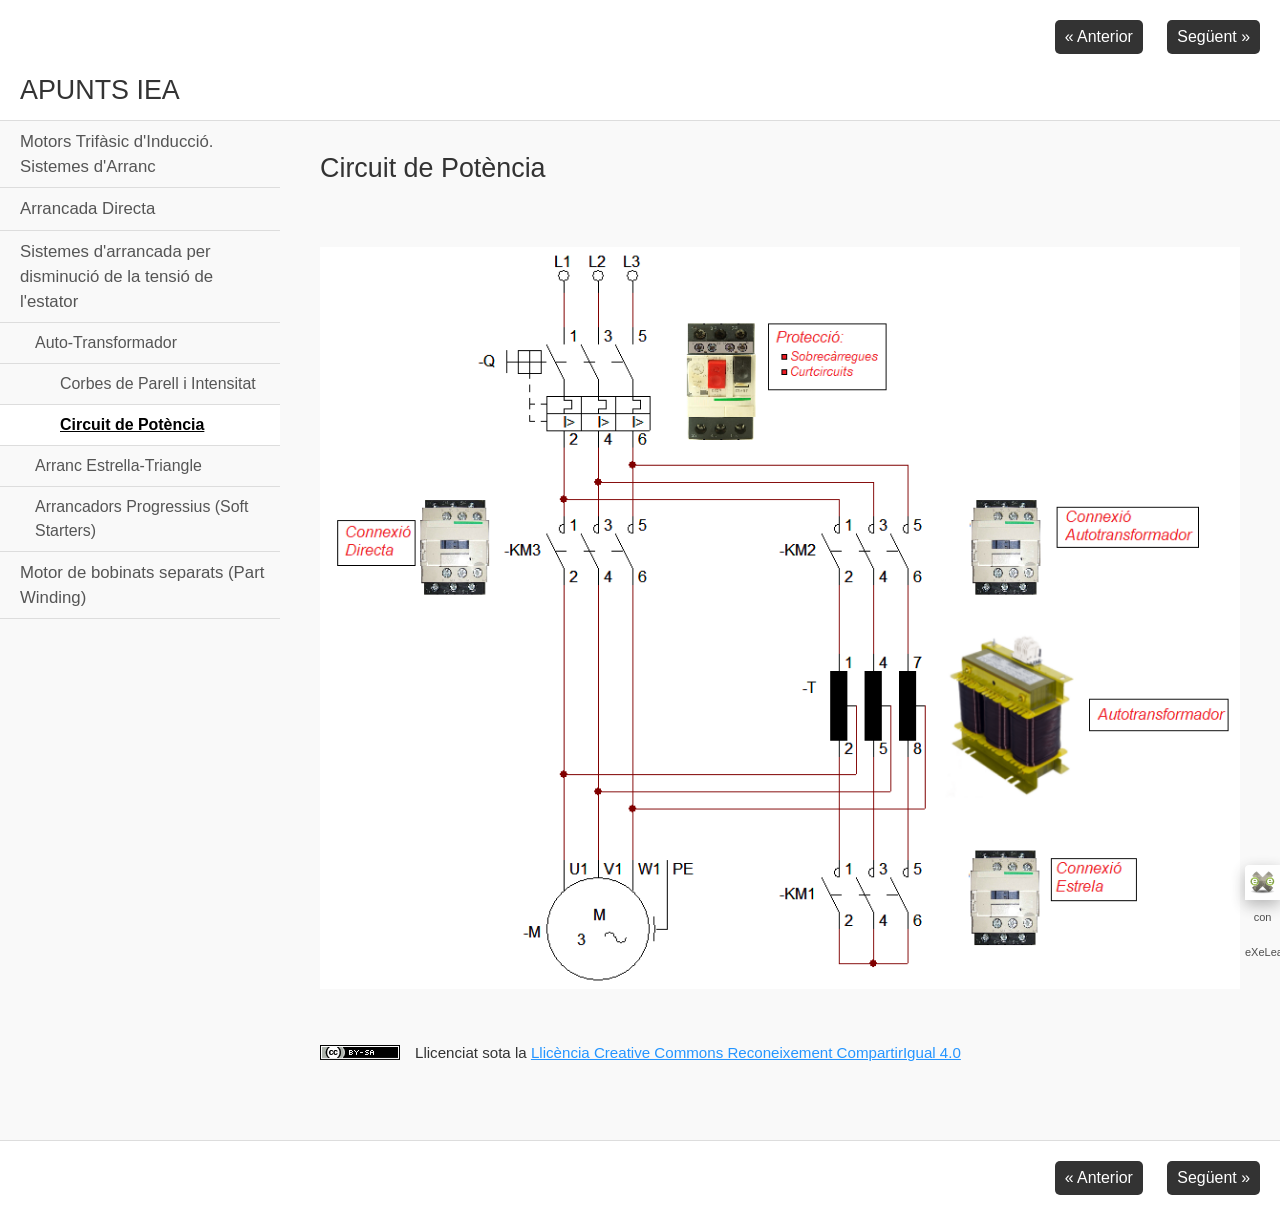
<file: circuit_de_potncia.html>
<!DOCTYPE html PUBLIC "-//W3C//DTD XHTML 1.0 Transitional//EN" "http://www.w3.org/TR/xhtml1/DTD/xhtml1-transitional.dtd">
<html lang="ca" xml:lang="ca" xmlns="http://www.w3.org/1999/xhtml">
<head>
<link rel="stylesheet" type="text/css" href="base.css" />
<link rel="stylesheet" type="text/css" href="content.css" />
<link rel="stylesheet" type="text/css" href="nav.css" />
<meta http-equiv="content-type" content="text/html;  charset=utf-8" />
<title>Circuit de Potència | APUNTS IEA </title>
<link rel="shortcut icon" href="favicon.ico" type="image/x-icon" />
<meta http-equiv="content-language" content="ca" />
<meta name="author" content="Rafa Gascón" />
<link rel="license" type="text/html" href="http://creativecommons.org/licenses/by-sa/4.0/" />
<meta name="generator" content="eXeLearning 2.9 - exelearning.net" />
<script type="text/javascript" src="exe_jquery.js"></script>
<script type="text/javascript" src="common_i18n.js"></script>
<script type="text/javascript" src="common.js"></script>
<meta name="viewport" content="width=device-width, initial-scale=1" />
    </head>
<body class="exe-web-site" id="exe-node-21"><script type="text/javascript">document.body.className+=" js"</script>
<div id="content">
<p id="skipNav"><a href="#main" class="sr-av">Omet navegació</a></p>
<div id="header" ><div id="headerContent">APUNTS IEA</div></div>
<div id="siteNav">
<ul>
   <li><a href="index.html" class="daddy main-node">Motors Trifàsic d'Inducció. Sistemes d'Arranc</a></li>
   <li><a href="arrancada_directa.html" class="no-ch">Arrancada Directa</a></li>
   <li class="current-page-parent"><a href="sistemes_darrancada_per_disminuci_de_la_tensi_de_lestator.html" class="current-page-parent daddy">Sistemes d'arrancada per disminució de la tensió de l'estator</a>
   <ul>
      <li class="current-page-parent"><a href="autotransformador.html" class="current-page-parent daddy">Auto-Transformador</a>
      <ul>
         <li><a href="corbes_de_parell_i_intensitat.html" class="no-ch">Corbes de Parell i Intensitat</a></li>
         <li id="active"><a href="circuit_de_potncia.html" class="active no-ch">Circuit de Potència</a></li>
      </ul>
      </li>
      <li><a href="arranc_estrellatriangle.html" class="daddy">Arranc Estrella-Triangle</a>
      <ul class="other-section">
         <li><a href="corbes_de_parell_i_intensitat0.html" class="no-ch">Corbes de Parell i Intensitat</a></li>
         <li><a href="circuit_de_potencia.html" class="no-ch">Circuit de Potencia</a></li>
         <li><a href="circuit_de_comandament.html" class="no-ch">Circuit de Comandament</a></li>
      </ul>
      </li>
      <li><a href="arrancadors_progressius_soft_starters.html" class="daddy">Arrancadors Progressius (Soft Starters)</a>
      <ul class="other-section">
         <li><a href="avantatges_front_larranc_estrellatriangle.html" class="no-ch">Avantatges front l'arranc "Estrella-Triangle"</a></li>
      </ul>
      </li>
   </ul>
   </li>
   <li><a href="motor_de_bobinats_separats_part_winding.html" class="no-ch">Motor de bobinats separats (Part Winding)</a></li>
</ul>
</div>
<div id='topPagination'>
<div class="pagination noprt">
<a href="corbes_de_parell_i_intensitat.html" class="prev"><span><span>&laquo; </span>Anterior</span></a> <span class="sep">| </span><a href="arranc_estrellatriangle.html" class="next"><span>Següent<span> &raquo;</span></span></a>
</div>
</div>
<div id="main-wrapper">
<div id="main"><a name="main"></a>
<div id="nodeDecoration"><h1 id="nodeTitle">Circuit de Potència</h1></div>
<div class="iDevice_wrapper textIdevice" id="id67">
<div class="iDevice emphasis0" >
<div id="ta67_109_2" class="block iDevice_content">
<div class="exe-text"><p>  <img src="ARRANC3-038.png" alt="" width="963" height="777" /></p>
<p></p>
<p></p></div>
</div>
</div>
</div>
<div id="packageLicense" class="cc cc-by-sa">
<p><span>Llicenciat sota la </span> <a rel="license" href="http://creativecommons.org/licenses/by-sa/4.0/">Llicència Creative Commons Reconeixement CompartirIgual 4.0</a></p>
</div>
</div>
</div>
<div id='bottomPagination'>
<div class="pagination noprt">
<a href="corbes_de_parell_i_intensitat.html" class="prev"><span><span>&laquo; </span>Anterior</span></a> <span class="sep">| </span><a href="arranc_estrellatriangle.html" class="next"><span>Següent<span> &raquo;</span></span></a>
</div>
</div>
</div>
<p id="made-with-eXe"><a href="https://exelearning.net/" target="_blank" rel="noopener"><span>Creado con eXeLearning<span> (Ventana nueva)</span></span></a></p><script type="text/javascript" src="_style_js.js"></script></body></html>
</file>
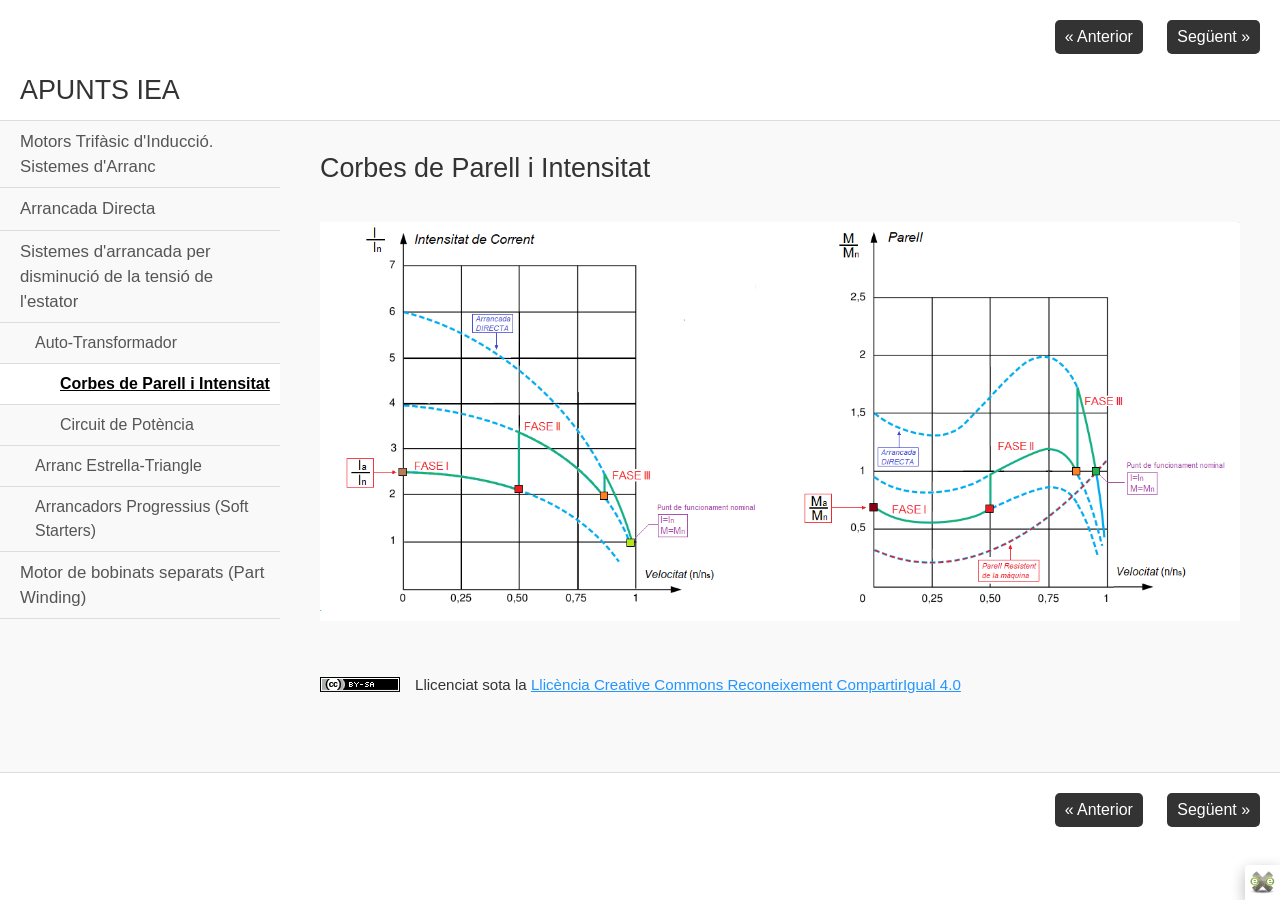
<file: corbes_de_parell_i_intensitat.html>
<!DOCTYPE html PUBLIC "-//W3C//DTD XHTML 1.0 Transitional//EN" "http://www.w3.org/TR/xhtml1/DTD/xhtml1-transitional.dtd">
<html lang="ca" xml:lang="ca" xmlns="http://www.w3.org/1999/xhtml">
<head>
<link rel="stylesheet" type="text/css" href="base.css" />
<link rel="stylesheet" type="text/css" href="content.css" />
<link rel="stylesheet" type="text/css" href="nav.css" />
<meta http-equiv="content-type" content="text/html;  charset=utf-8" />
<title>Corbes de Parell i Intensitat | APUNTS IEA </title>
<link rel="shortcut icon" href="favicon.ico" type="image/x-icon" />
<meta http-equiv="content-language" content="ca" />
<meta name="author" content="Rafa Gascón" />
<link rel="license" type="text/html" href="http://creativecommons.org/licenses/by-sa/4.0/" />
<meta name="generator" content="eXeLearning 2.9 - exelearning.net" />
<script type="text/javascript" src="exe_jquery.js"></script>
<script type="text/javascript" src="common_i18n.js"></script>
<script type="text/javascript" src="common.js"></script>
<meta name="viewport" content="width=device-width, initial-scale=1" />
    </head>
<body class="exe-web-site" id="exe-node-22"><script type="text/javascript">document.body.className+=" js"</script>
<div id="content">
<p id="skipNav"><a href="#main" class="sr-av">Omet navegació</a></p>
<div id="header" ><div id="headerContent">APUNTS IEA</div></div>
<div id="siteNav">
<ul>
   <li><a href="index.html" class="daddy main-node">Motors Trifàsic d'Inducció. Sistemes d'Arranc</a></li>
   <li><a href="arrancada_directa.html" class="no-ch">Arrancada Directa</a></li>
   <li class="current-page-parent"><a href="sistemes_darrancada_per_disminuci_de_la_tensi_de_lestator.html" class="current-page-parent daddy">Sistemes d'arrancada per disminució de la tensió de l'estator</a>
   <ul>
      <li class="current-page-parent"><a href="autotransformador.html" class="current-page-parent daddy">Auto-Transformador</a>
      <ul>
         <li id="active"><a href="corbes_de_parell_i_intensitat.html" class="active no-ch">Corbes de Parell i Intensitat</a></li>
         <li><a href="circuit_de_potncia.html" class="no-ch">Circuit de Potència</a></li>
      </ul>
      </li>
      <li><a href="arranc_estrellatriangle.html" class="daddy">Arranc Estrella-Triangle</a>
      <ul class="other-section">
         <li><a href="corbes_de_parell_i_intensitat0.html" class="no-ch">Corbes de Parell i Intensitat</a></li>
         <li><a href="circuit_de_potencia.html" class="no-ch">Circuit de Potencia</a></li>
         <li><a href="circuit_de_comandament.html" class="no-ch">Circuit de Comandament</a></li>
      </ul>
      </li>
      <li><a href="arrancadors_progressius_soft_starters.html" class="daddy">Arrancadors Progressius (Soft Starters)</a>
      <ul class="other-section">
         <li><a href="avantatges_front_larranc_estrellatriangle.html" class="no-ch">Avantatges front l'arranc "Estrella-Triangle"</a></li>
      </ul>
      </li>
   </ul>
   </li>
   <li><a href="motor_de_bobinats_separats_part_winding.html" class="no-ch">Motor de bobinats separats (Part Winding)</a></li>
</ul>
</div>
<div id='topPagination'>
<div class="pagination noprt">
<a href="autotransformador.html" class="prev"><span><span>&laquo; </span>Anterior</span></a> <span class="sep">| </span><a href="circuit_de_potncia.html" class="next"><span>Següent<span> &raquo;</span></span></a>
</div>
</div>
<div id="main-wrapper">
<div id="main"><a name="main"></a>
<div id="nodeDecoration"><h1 id="nodeTitle">Corbes de Parell i Intensitat</h1></div>
<div class="iDevice_wrapper textIdevice" id="id68">
<div class="iDevice emphasis0" >
<div id="ta68_110_2" class="block iDevice_content">
<div class="exe-text"><p><img src="ARRANC3-027.png" alt="" width="1348" height="586" /></p></div>
</div>
</div>
</div>
<div id="packageLicense" class="cc cc-by-sa">
<p><span>Llicenciat sota la </span> <a rel="license" href="http://creativecommons.org/licenses/by-sa/4.0/">Llicència Creative Commons Reconeixement CompartirIgual 4.0</a></p>
</div>
</div>
</div>
<div id='bottomPagination'>
<div class="pagination noprt">
<a href="autotransformador.html" class="prev"><span><span>&laquo; </span>Anterior</span></a> <span class="sep">| </span><a href="circuit_de_potncia.html" class="next"><span>Següent<span> &raquo;</span></span></a>
</div>
</div>
</div>
<p id="made-with-eXe"><a href="https://exelearning.net/" target="_blank" rel="noopener"><span>Creado con eXeLearning<span> (Ventana nueva)</span></span></a></p><script type="text/javascript" src="_style_js.js"></script></body></html>
</file>
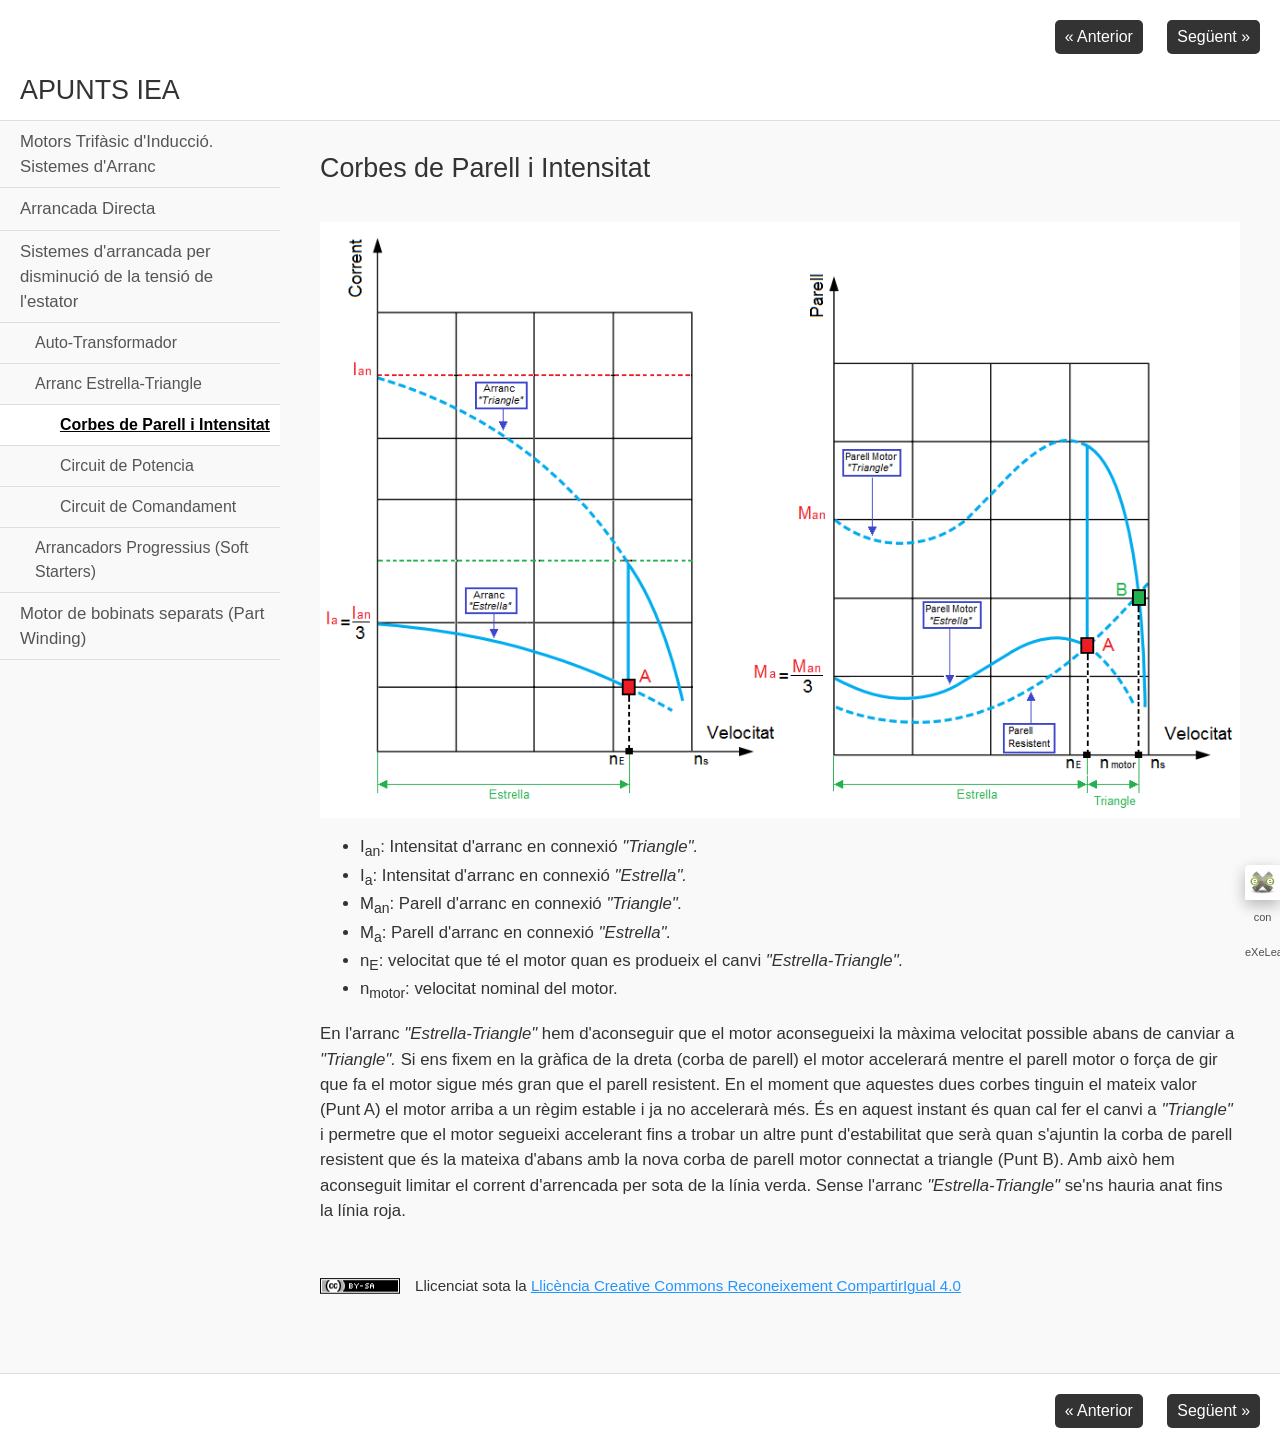
<file: corbes_de_parell_i_intensitat0.html>
<!DOCTYPE html PUBLIC "-//W3C//DTD XHTML 1.0 Transitional//EN" "http://www.w3.org/TR/xhtml1/DTD/xhtml1-transitional.dtd">
<html lang="ca" xml:lang="ca" xmlns="http://www.w3.org/1999/xhtml">
<head>
<link rel="stylesheet" type="text/css" href="base.css" />
<link rel="stylesheet" type="text/css" href="content.css" />
<link rel="stylesheet" type="text/css" href="nav.css" />
<meta http-equiv="content-type" content="text/html;  charset=utf-8" />
<title>Corbes de Parell i Intensitat | APUNTS IEA </title>
<link rel="shortcut icon" href="favicon.ico" type="image/x-icon" />
<meta http-equiv="content-language" content="ca" />
<meta name="author" content="Rafa Gascón" />
<link rel="license" type="text/html" href="http://creativecommons.org/licenses/by-sa/4.0/" />
<meta name="generator" content="eXeLearning 2.9 - exelearning.net" />
<script type="text/javascript" src="exe_jquery.js"></script>
<script type="text/javascript" src="common_i18n.js"></script>
<script type="text/javascript" src="common.js"></script>
<meta name="viewport" content="width=device-width, initial-scale=1" />
    </head>
<body class="exe-web-site" id="exe-node-9"><script type="text/javascript">document.body.className+=" js"</script>
<div id="content">
<p id="skipNav"><a href="#main" class="sr-av">Omet navegació</a></p>
<div id="header" ><div id="headerContent">APUNTS IEA</div></div>
<div id="siteNav">
<ul>
   <li><a href="index.html" class="daddy main-node">Motors Trifàsic d'Inducció. Sistemes d'Arranc</a></li>
   <li><a href="arrancada_directa.html" class="no-ch">Arrancada Directa</a></li>
   <li class="current-page-parent"><a href="sistemes_darrancada_per_disminuci_de_la_tensi_de_lestator.html" class="current-page-parent daddy">Sistemes d'arrancada per disminució de la tensió de l'estator</a>
   <ul>
      <li><a href="autotransformador.html" class="daddy">Auto-Transformador</a>
      <ul class="other-section">
         <li><a href="corbes_de_parell_i_intensitat.html" class="no-ch">Corbes de Parell i Intensitat</a></li>
         <li><a href="circuit_de_potncia.html" class="no-ch">Circuit de Potència</a></li>
      </ul>
      </li>
      <li class="current-page-parent"><a href="arranc_estrellatriangle.html" class="current-page-parent daddy">Arranc Estrella-Triangle</a>
      <ul>
         <li id="active"><a href="corbes_de_parell_i_intensitat0.html" class="active no-ch">Corbes de Parell i Intensitat</a></li>
         <li><a href="circuit_de_potencia.html" class="no-ch">Circuit de Potencia</a></li>
         <li><a href="circuit_de_comandament.html" class="no-ch">Circuit de Comandament</a></li>
      </ul>
      </li>
      <li><a href="arrancadors_progressius_soft_starters.html" class="daddy">Arrancadors Progressius (Soft Starters)</a>
      <ul class="other-section">
         <li><a href="avantatges_front_larranc_estrellatriangle.html" class="no-ch">Avantatges front l'arranc "Estrella-Triangle"</a></li>
      </ul>
      </li>
   </ul>
   </li>
   <li><a href="motor_de_bobinats_separats_part_winding.html" class="no-ch">Motor de bobinats separats (Part Winding)</a></li>
</ul>
</div>
<div id='topPagination'>
<div class="pagination noprt">
<a href="arranc_estrellatriangle.html" class="prev"><span><span>&laquo; </span>Anterior</span></a> <span class="sep">| </span><a href="circuit_de_potencia.html" class="next"><span>Següent<span> &raquo;</span></span></a>
</div>
</div>
<div id="main-wrapper">
<div id="main"><a name="main"></a>
<div id="nodeDecoration"><h1 id="nodeTitle">Corbes de Parell i Intensitat</h1></div>
<div class="iDevice_wrapper FreeTextIdevice" id="id27">
<div class="iDevice emphasis0">
<div id="ta27_85" class="block iDevice_content">
<p></p>
<p><img width="997" height="646" src="ARRANC-057-1.png" /></p>
<ul>
<li>I<sub>an</sub>: Intensitat d'arranc en connexió <em>"Triangle".</em></li>
<li>I<sub>a</sub>: Intensitat d'arranc en connexió <em>"Estrella".</em><em></em></li>
<li>M<sub>an</sub>: Parell d'arranc en connexió <em>"Triangle".</em></li>
<li>M<sub>a</sub>: Parell d'arranc en connexió <em>"Estrella".</em><em></em></li>
<li>n<sub>E</sub>: velocitat que té el motor quan es produeix el canvi <em>"Estrella-</em><em>Triangle".</em></li>
<li>n<sub>motor</sub>: velocitat nominal del motor.</li>
</ul>
<p>En l'arranc <em>"Estrella-Triangle"</em> hem d'aconseguir que el motor aconsegueixi la màxima velocitat possible abans de canviar a <em>"Triangle".</em> Si ens fixem en la gràfica de la dreta (corba de parell) el motor accelerará mentre el parell motor o força de gir que fa el motor sigue més gran que el parell resistent. En el moment que aquestes dues corbes tinguin el mateix valor (Punt A) el motor arriba a un règim estable i ja no accelerarà més. És en aquest instant és quan cal fer el canvi a <em>"Triangle"</em> i permetre que el motor segueixi accelerant fins a trobar un altre punt d'estabilitat que serà quan s'ajuntin la corba de parell resistent que és la mateixa d'abans amb la nova corba de parell motor connectat a triangle (Punt B). Amb això hem aconseguit limitar el corrent d'arrencada per sota de la línia verda. Sense l'arranc <em>"Estrella-Triangle"</em> se'ns hauria anat fins la línia roja.</p>
<p></p>
<p></p>
<p></p>
<p></p>
</div>
</div>
</div>
<div id="packageLicense" class="cc cc-by-sa">
<p><span>Llicenciat sota la </span> <a rel="license" href="http://creativecommons.org/licenses/by-sa/4.0/">Llicència Creative Commons Reconeixement CompartirIgual 4.0</a></p>
</div>
</div>
</div>
<div id='bottomPagination'>
<div class="pagination noprt">
<a href="arranc_estrellatriangle.html" class="prev"><span><span>&laquo; </span>Anterior</span></a> <span class="sep">| </span><a href="circuit_de_potencia.html" class="next"><span>Següent<span> &raquo;</span></span></a>
</div>
</div>
</div>
<p id="made-with-eXe"><a href="https://exelearning.net/" target="_blank" rel="noopener"><span>Creado con eXeLearning<span> (Ventana nueva)</span></span></a></p><script type="text/javascript" src="_style_js.js"></script></body></html>
</file>
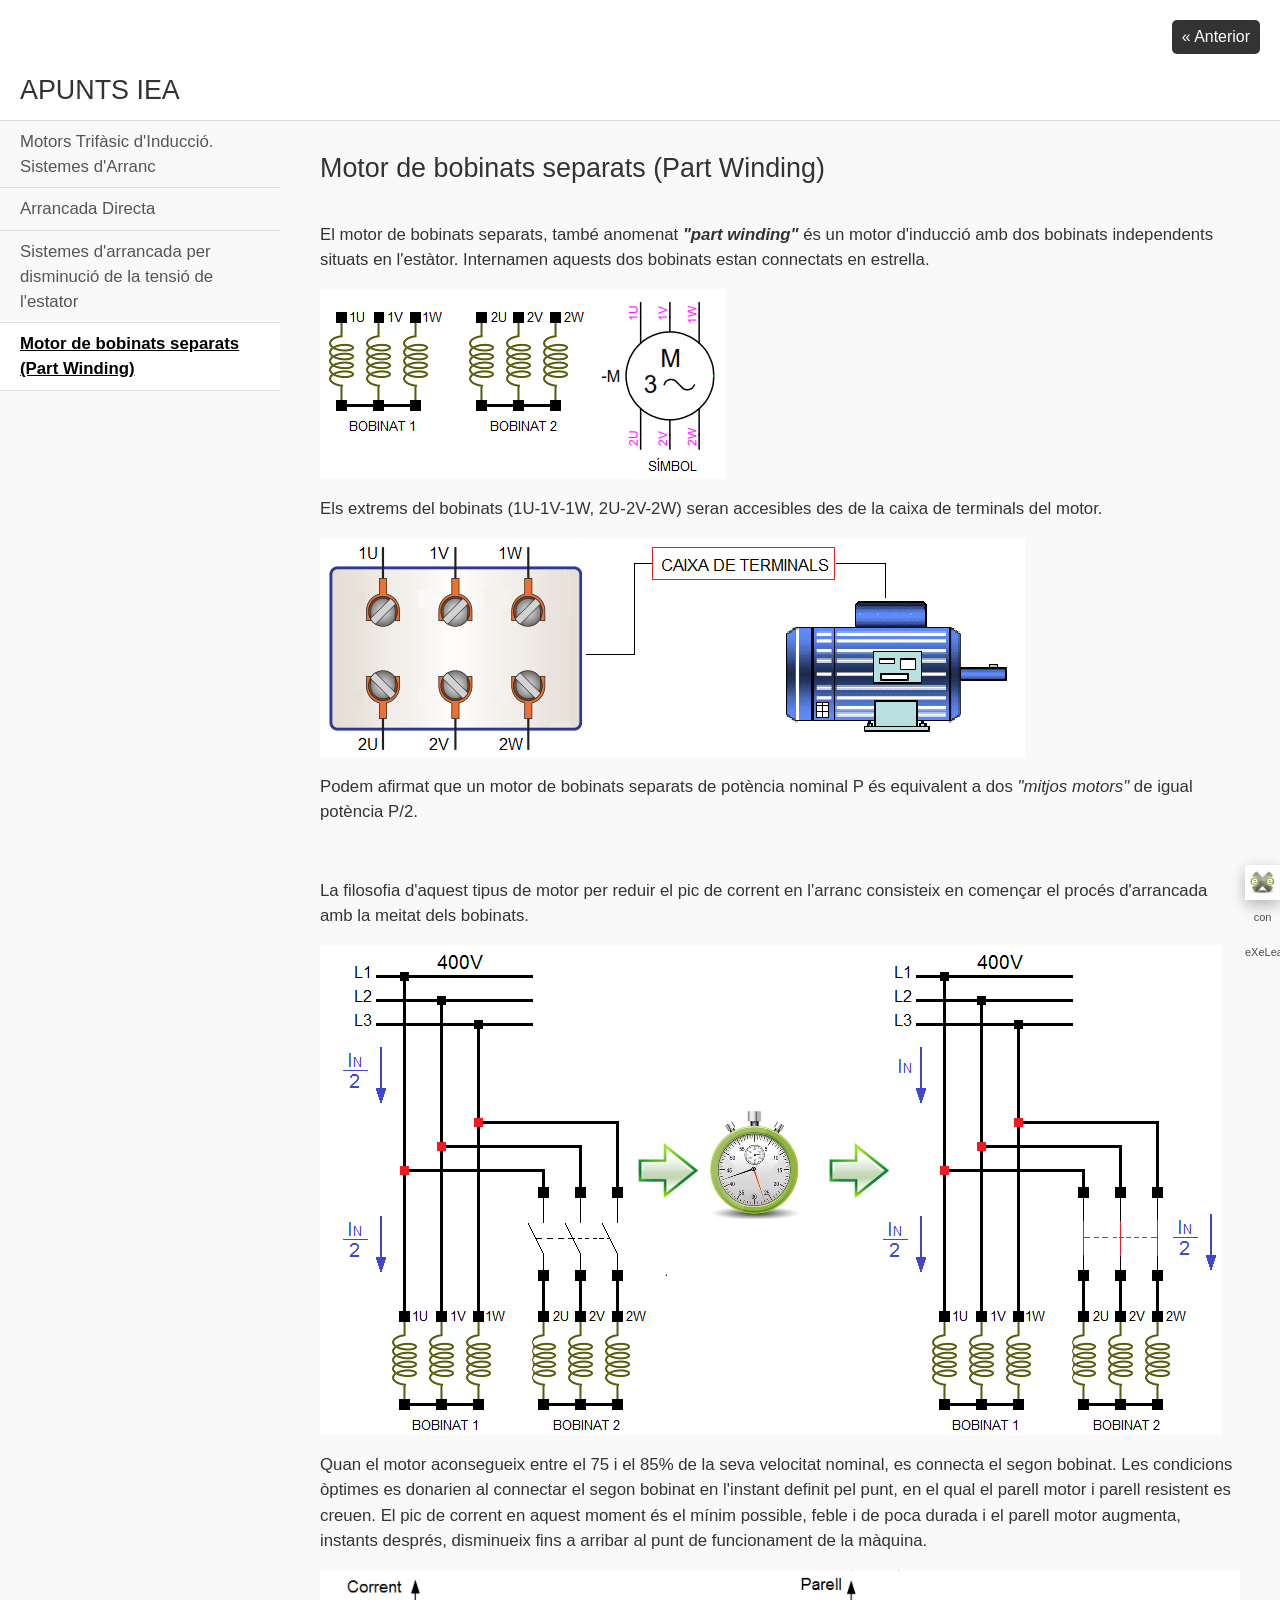
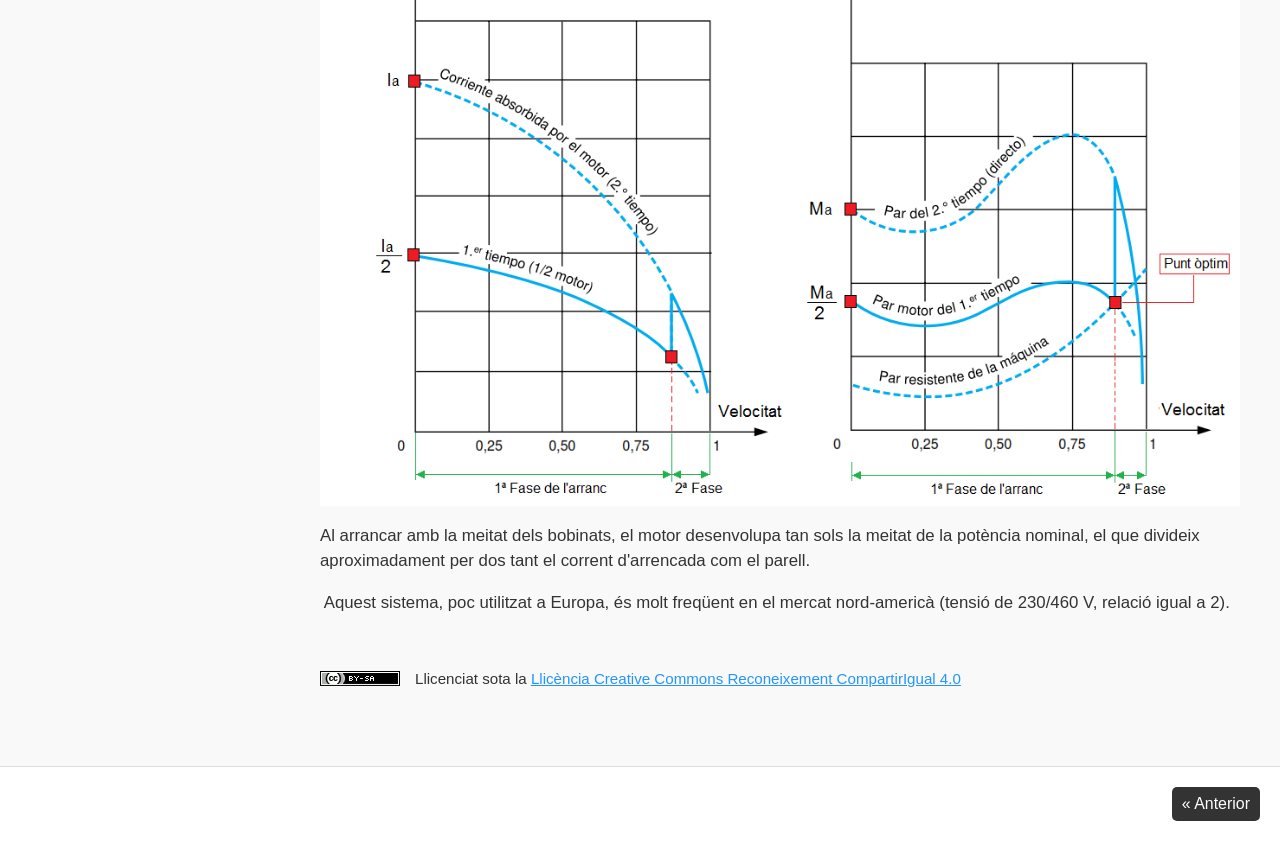
<file: motor_de_bobinats_separats_part_winding.html>
<!DOCTYPE html PUBLIC "-//W3C//DTD XHTML 1.0 Transitional//EN" "http://www.w3.org/TR/xhtml1/DTD/xhtml1-transitional.dtd">
<html lang="ca" xml:lang="ca" xmlns="http://www.w3.org/1999/xhtml">
<head>
<link rel="stylesheet" type="text/css" href="base.css" />
<link rel="stylesheet" type="text/css" href="content.css" />
<link rel="stylesheet" type="text/css" href="nav.css" />
<meta http-equiv="content-type" content="text/html;  charset=utf-8" />
<title>Motor de bobinats separats (Part Winding) | APUNTS IEA </title>
<link rel="shortcut icon" href="favicon.ico" type="image/x-icon" />
<meta http-equiv="content-language" content="ca" />
<meta name="author" content="Rafa Gascón" />
<link rel="license" type="text/html" href="http://creativecommons.org/licenses/by-sa/4.0/" />
<meta name="generator" content="eXeLearning 2.9 - exelearning.net" />
<script type="text/javascript" src="exe_jquery.js"></script>
<script type="text/javascript" src="common_i18n.js"></script>
<script type="text/javascript" src="common.js"></script>
<meta name="viewport" content="width=device-width, initial-scale=1" />
    </head>
<body class="exe-web-site" id="exe-node-1"><script type="text/javascript">document.body.className+=" js"</script>
<div id="content">
<p id="skipNav"><a href="#main" class="sr-av">Omet navegació</a></p>
<div id="header" ><div id="headerContent">APUNTS IEA</div></div>
<div id="siteNav">
<ul>
   <li><a href="index.html" class="daddy main-node">Motors Trifàsic d'Inducció. Sistemes d'Arranc</a></li>
   <li><a href="arrancada_directa.html" class="no-ch">Arrancada Directa</a></li>
   <li><a href="sistemes_darrancada_per_disminuci_de_la_tensi_de_lestator.html" class="daddy">Sistemes d'arrancada per disminució de la tensió de l'estator</a>
   <ul class="other-section">
      <li><a href="autotransformador.html" class="daddy">Auto-Transformador</a>
      <ul class="other-section">
         <li><a href="corbes_de_parell_i_intensitat.html" class="no-ch">Corbes de Parell i Intensitat</a></li>
         <li><a href="circuit_de_potncia.html" class="no-ch">Circuit de Potència</a></li>
      </ul>
      </li>
      <li><a href="arranc_estrellatriangle.html" class="daddy">Arranc Estrella-Triangle</a>
      <ul class="other-section">
         <li><a href="corbes_de_parell_i_intensitat0.html" class="no-ch">Corbes de Parell i Intensitat</a></li>
         <li><a href="circuit_de_potencia.html" class="no-ch">Circuit de Potencia</a></li>
         <li><a href="circuit_de_comandament.html" class="no-ch">Circuit de Comandament</a></li>
      </ul>
      </li>
      <li><a href="arrancadors_progressius_soft_starters.html" class="daddy">Arrancadors Progressius (Soft Starters)</a>
      <ul class="other-section">
         <li><a href="avantatges_front_larranc_estrellatriangle.html" class="no-ch">Avantatges front l'arranc "Estrella-Triangle"</a></li>
      </ul>
      </li>
   </ul>
   </li>
   <li id="active"><a href="motor_de_bobinats_separats_part_winding.html" class="active no-ch">Motor de bobinats separats (Part Winding)</a></li>
</ul>
</div>
<div id='topPagination'>
<div class="pagination noprt">
<a href="avantatges_front_larranc_estrellatriangle.html" class="prev"><span><span>&laquo; </span>Anterior</span></a>
</div>
</div>
<div id="main-wrapper">
<div id="main"><a name="main"></a>
<div id="nodeDecoration"><h1 id="nodeTitle">Motor de bobinats separats (Part Winding)</h1></div>
<div class="iDevice_wrapper FreeTextIdevice" id="id3">
<div class="iDevice emphasis0">
<div id="ta3_85" class="block iDevice_content">
<p>El motor de bobinats separats, també anomenat <em><strong>"part winding"</strong></em> és un motor d'inducció amb dos bobinats independents situats en l'estàtor. Internamen aquests dos bobinats estan connectats en estrella.</p>
<p><img src="ARRANC-006-3.png" width="406" height="190" /></p>
<p>Els extrems del bobinats (1U-1V-1W, 2U-2V-2W) seran accesibles des de la caixa de terminals del motor.</p>
<p><img src="ARRANC-013-1.png" width="705" height="220" /></p>
<p>Podem afirmat que un motor de bobinats separats de potència nominal P és equivalent a dos <em>"mitjos motors"</em> de igual potència P/2.</p>
<p></p>
</div>
</div>
</div>
<div class="iDevice_wrapper FreeTextIdevice" id="id4">
<div class="iDevice emphasis0">
<div id="ta4_85" class="block iDevice_content">
<p>La filosofia d'aquest tipus de motor per reduir el pic de corrent en l'arranc consisteix en començar el procés d'arrancada amb la meitat dels bobinats.</p>
<p><img src="ARRANC-019-1.png" width="902" height="490" /></p>
<p><span style="font-size: 1em;">Quan el motor aconsegueix entre el 75 i el 85% de la seva velocitat nominal, es connecta el segon bobinat. Les condicions òptimes es donarien al connectar el segon bobinat en l'instant definit pel punt, en el qual el parell motor i parell resistent es creuen. El pic de corrent en aquest moment és el mínim possible, feble i de poca durada i el parell motor augmenta, instants després, disminueix fins a arribar al punt de funcionament de la màquina.</span></p>
<p><img src="ARRANC-014.png" width="1063" height="620" /></p>
<p>Al arrancar amb la meitat dels bobinats, el motor desenvolupa tan sols la meitat de la potència nominal, el que divideix aproximadament per dos tant el corrent d'arrencada com el parell.</p>
<p><span> Aquest sistema, poc utilitzat a Europa, és molt freqüent en el mercat nord-americà (tensió de 230/460 V, relació igual a 2).</span></p>
<p></p>
<p></p>
<p></p>
<p></p>
<p></p>
<p></p>
</div>
</div>
</div>
<div id="packageLicense" class="cc cc-by-sa">
<p><span>Llicenciat sota la </span> <a rel="license" href="http://creativecommons.org/licenses/by-sa/4.0/">Llicència Creative Commons Reconeixement CompartirIgual 4.0</a></p>
</div>
</div>
</div>
<div id='bottomPagination'>
<div class="pagination noprt">
<a href="avantatges_front_larranc_estrellatriangle.html" class="prev"><span><span>&laquo; </span>Anterior</span></a>
</div>
</div>
</div>
<p id="made-with-eXe"><a href="https://exelearning.net/" target="_blank" rel="noopener"><span>Creado con eXeLearning<span> (Ventana nueva)</span></span></a></p><script type="text/javascript" src="_style_js.js"></script></body></html>
</file>
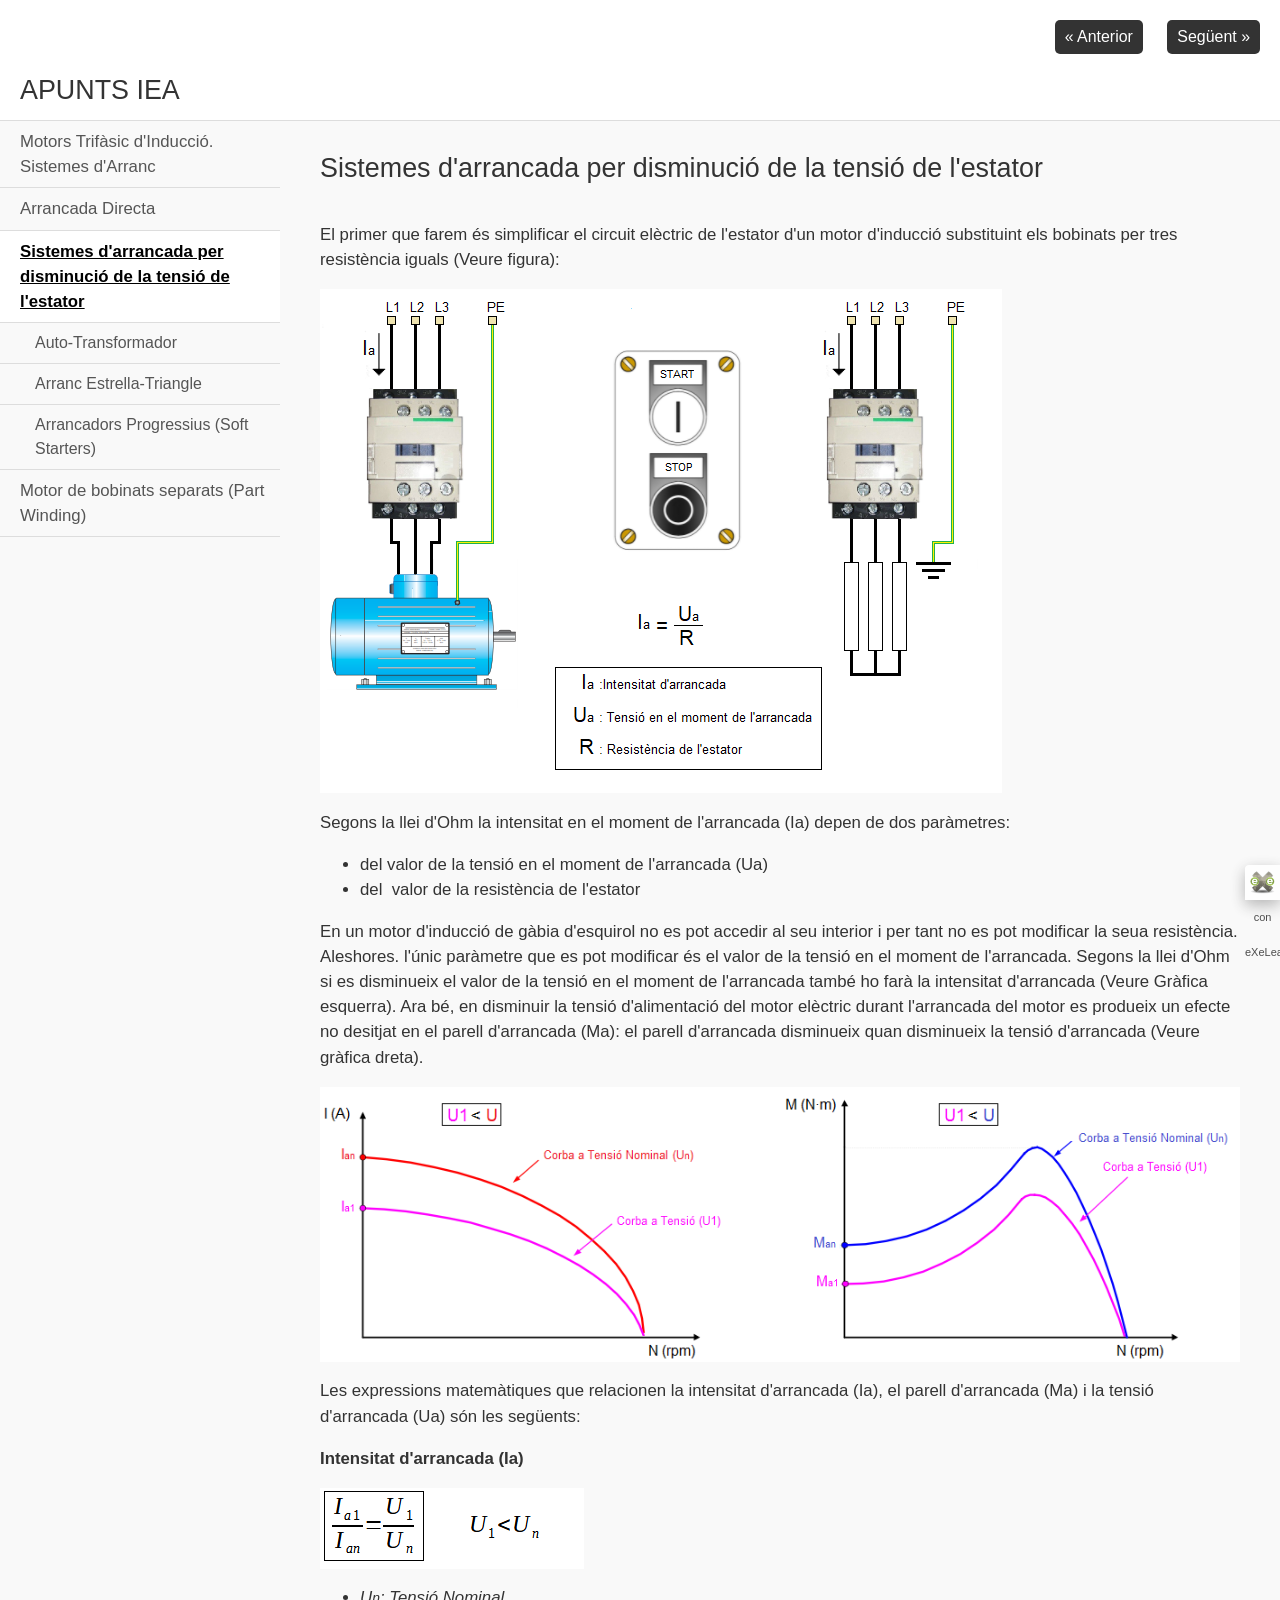
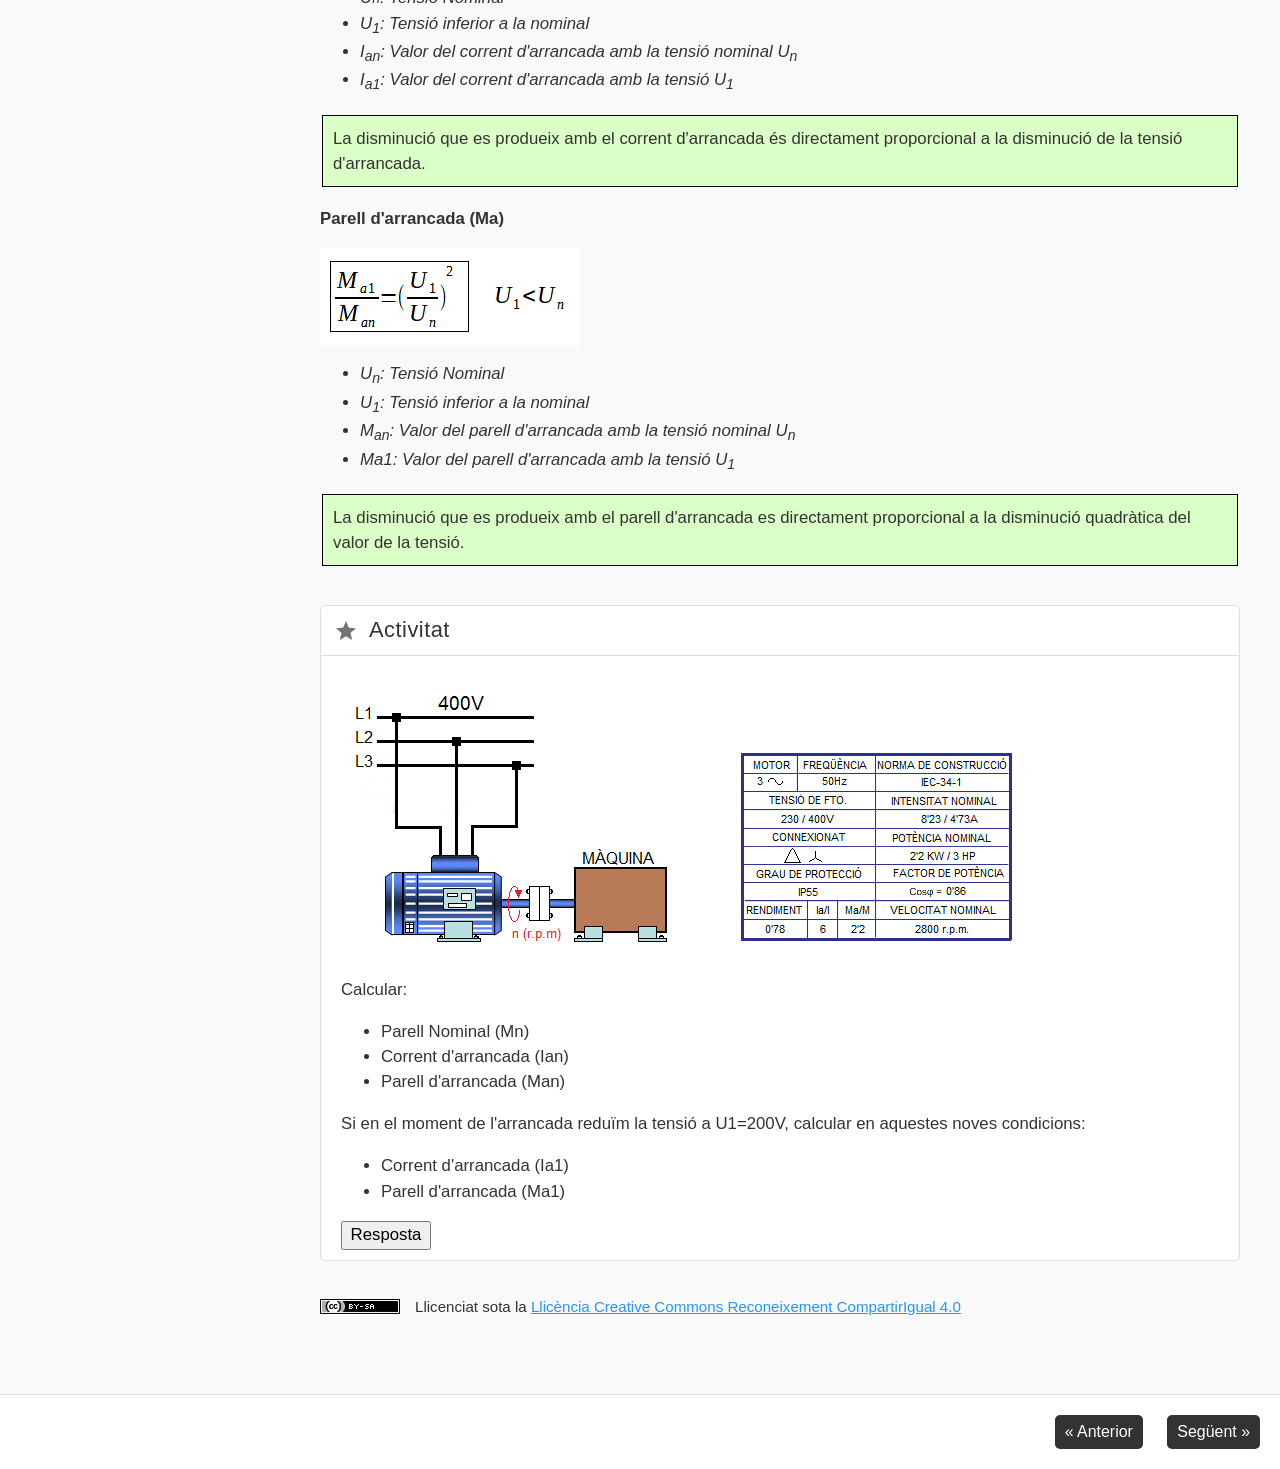
<file: sistemes_darrancada_per_disminuci_de_la_tensi_de_lestator.html>
<!DOCTYPE html PUBLIC "-//W3C//DTD XHTML 1.0 Transitional//EN" "http://www.w3.org/TR/xhtml1/DTD/xhtml1-transitional.dtd">
<html lang="ca" xml:lang="ca" xmlns="http://www.w3.org/1999/xhtml">
<head>
<link rel="stylesheet" type="text/css" href="base.css" />
<link rel="stylesheet" type="text/css" href="content.css" />
<link rel="stylesheet" type="text/css" href="nav.css" />
<meta http-equiv="content-type" content="text/html;  charset=utf-8" />
<title>Sistemes d'arrancada per disminució de la tensió de l'estator | APUNTS IEA </title>
<link rel="shortcut icon" href="favicon.ico" type="image/x-icon" />
<meta http-equiv="content-language" content="ca" />
<meta name="author" content="Rafa Gascón" />
<link rel="license" type="text/html" href="http://creativecommons.org/licenses/by-sa/4.0/" />
<meta name="generator" content="eXeLearning 2.9 - exelearning.net" />
<script type="text/javascript" src="exe_jquery.js"></script>
<script type="text/javascript" src="common_i18n.js"></script>
<script type="text/javascript" src="common.js"></script>
<meta name="viewport" content="width=device-width, initial-scale=1" />
    </head>
<body class="exe-web-site" id="exe-node-18"><script type="text/javascript">document.body.className+=" js"</script>
<div id="content">
<p id="skipNav"><a href="#main" class="sr-av">Omet navegació</a></p>
<div id="header" ><div id="headerContent">APUNTS IEA</div></div>
<div id="siteNav">
<ul>
   <li><a href="index.html" class="daddy main-node">Motors Trifàsic d'Inducció. Sistemes d'Arranc</a></li>
   <li><a href="arrancada_directa.html" class="no-ch">Arrancada Directa</a></li>
   <li id="active"><a href="sistemes_darrancada_per_disminuci_de_la_tensi_de_lestator.html" class="active daddy">Sistemes d'arrancada per disminució de la tensió de l'estator</a>
   <ul>
      <li><a href="autotransformador.html" class="daddy">Auto-Transformador</a>
      <ul class="other-section">
         <li><a href="corbes_de_parell_i_intensitat.html" class="no-ch">Corbes de Parell i Intensitat</a></li>
         <li><a href="circuit_de_potncia.html" class="no-ch">Circuit de Potència</a></li>
      </ul>
      </li>
      <li><a href="arranc_estrellatriangle.html" class="daddy">Arranc Estrella-Triangle</a>
      <ul class="other-section">
         <li><a href="corbes_de_parell_i_intensitat0.html" class="no-ch">Corbes de Parell i Intensitat</a></li>
         <li><a href="circuit_de_potencia.html" class="no-ch">Circuit de Potencia</a></li>
         <li><a href="circuit_de_comandament.html" class="no-ch">Circuit de Comandament</a></li>
      </ul>
      </li>
      <li><a href="arrancadors_progressius_soft_starters.html" class="daddy">Arrancadors Progressius (Soft Starters)</a>
      <ul class="other-section">
         <li><a href="avantatges_front_larranc_estrellatriangle.html" class="no-ch">Avantatges front l'arranc "Estrella-Triangle"</a></li>
      </ul>
      </li>
   </ul>
   </li>
   <li><a href="motor_de_bobinats_separats_part_winding.html" class="no-ch">Motor de bobinats separats (Part Winding)</a></li>
</ul>
</div>
<div id='topPagination'>
<div class="pagination noprt">
<a href="arrancada_directa.html" class="prev"><span><span>&laquo; </span>Anterior</span></a> <span class="sep">| </span><a href="autotransformador.html" class="next"><span>Següent<span> &raquo;</span></span></a>
</div>
</div>
<div id="main-wrapper">
<div id="main"><a name="main"></a>
<div id="nodeDecoration"><h1 id="nodeTitle">Sistemes d'arrancada per disminució de la tensió de l'estator</h1></div>
<div class="iDevice_wrapper textIdevice" id="id60">
<div class="iDevice emphasis0" >
<div id="ta60_108_2" class="block iDevice_content">
<div class="exe-text"><p>El primer que farem és simplificar el circuit elèctric de l'estator d'un motor d'inducció substituint els bobinats per tres resistència iguals (Veure figura):</p>
<p><img src="ARRANC3-012-2.png" alt="" width="682" height="504" /></p>
<p>Segons la llei d'Ohm la intensitat en el moment de l'arrancada (Ia) depen de dos paràmetres: </p>
<ul>
<li>del valor de la tensió en el moment de l'arrancada (Ua)</li>
<li>del  valor de la resistència de l'estator</li>
</ul>
<p>En un motor d'inducció de gàbia d'esquirol no es pot accedir al seu interior i per tant no es pot modificar la seua resistència. Aleshores. l'únic paràmetre que es pot modificar és el valor de la tensió en el moment de l'arrancada. Segons la llei d'Ohm si es disminueix el valor de la tensió en el moment de l'arrancada també ho farà la intensitat d'arrancada (Veure Gràfica esquerra). Ara bé, en <span>disminuir la tensió d'alimentació del motor elèctric durant l'arrancada del motor es produeix un efecte no desitjat en el parell d'arrancada (Ma): el parell d'arrancada disminueix quan disminueix la tensió d'arrancada (Veure gràfica dreta).</span></p>
<p><img src="ARRANC3-012-5.png" alt="" width="1020" height="305" /></p>
<p><span>Les expressions matemàtiques que relacionen la intensitat d'arrancada (Ia), el parell d'arrancada (Ma) i la tensió d'arrancada (Ua) són les següents:</span></p>
<p><strong>Intensitat d'arrancada (Ia)</strong></p>
<p><span><img src="ARRANC3-015.png" alt="" width="264" height="81" /></span></p>
<ul>
<li><em>U<span style="font-size: 13.9333px;">n</span>: Tensió Nominal</em></li>
<li><em>U<sub>1</sub>: Tensió inferior a la nominal</em></li>
<li><em>I<sub>an</sub>: Valor del corrent d'arrancada amb la tensió nominal U<sub>n</sub></em></li>
<li><em>I<sub>a1</sub>: Valor del corrent d'arrancada amb la tensió U<sub>1</sub></em></li>
</ul>
<table style="width: 100%;" cellpadding="10">
<tbody>
<tr>
<td style="background-color: #daffc7; border: 1px solid #000000;"><span>La disminució que es produeix amb el corrent d'arrancada és directament proporcional a la disminució de la tensió d'arrancada.</span></td>
</tr>
</tbody>
</table>
<p><strong>Parell d'arrancada (Ma)</strong></p>
<p><span><img src="ARRANC3-017.png" alt="" width="260" height="97" /></span></p>
<ul>
<li><em>U<sub>n</sub>: Tensió Nominal</em></li>
<li><em>U<sub>1</sub>: Tensió inferior a la nominal</em></li>
<li><em>M<sub>an</sub>: Valor del parell d'arrancada amb la tensió nominal U<sub>n</sub></em></li>
<li><em>Ma1: Valor del parell d'arrancada amb la tensió U<sub>1</sub></em></li>
</ul>
<table style="height: 15px; width: 100%;" cellpadding="10">
<tbody>
<tr style="height: 15px;">
<td style="background-color: #daffc7; border: 1px solid #000000;"><span>La disminució que es produeix amb el parell d'arrancada es directament proporcional a la disminució quadràtica del valor de la tensió.</span></td>
</tr>
</tbody>
</table>
<p><em></em></p>
<p><span></span></p>
<p><span></span></p></div>
</div>
</div>
</div>
<div class="iDevice_wrapper textIdevice em_iDevice em_iDevice_activity" id="id62">
<div class="iDevice emphasis1" >
<div class="iDevice_header"><h2 class="iDeviceTitle">Activitat</h2></div>
<div class="iDevice_inner">
<div class="iDevice_content_wrapper">
<div id="ta62_108_2" class="block iDevice_content">
<div class="exe-text"><p><img src="ARRANC3-017-1.png" alt="" width="681" height="277" /></p>
<p>Calcular:</p>
<ul>
<li>Parell Nominal (Mn)</li>
<li>Corrent d'arrancada (Ian)</li>
<li>Parell d'arrancada (Man)</li>
</ul>
<p>Si en el moment de l'arrancada reduïm la tensió a U1=200V, calcular en aquestes noves condicions:</p>
<ul>
<li>Corrent d'arrancada (Ia1)</li>
<li>Parell d'arrancada (Ma1)</li>
</ul>
<p></p></div><div class="iDevice_buttons feedback-button js-required"><input type="button" class="feedbackbutton" value="Resposta" /></div><div class="feedback js-feedback js-hidden"><p><span style="font-size: 17.6px;">En primer lloc calcularem el parell nominal del motor:</span></p>
<p><span style="font-size: 17.6px;"><img src="ARRANC-006.png" alt="" width="358" height="61" /><br /></span></p>
<p>Segons la placa de característiques: (Ian/In)=6 i (Man/Mn)=2'2</p>
<p>El motor está connexionat en triàngle (400V) i per tan el consum de corrent és: In=4'73A</p>
<ul>
<li><strong>Man</strong>=2'2·Mn=2'2·7'5=<span> </span><strong><em>16'5 Nm</em></strong></li>
<li><strong>Ian</strong>=6·In=6·4'73=<strong><em>28'38 A</em></strong></li>
</ul>
<p>Si reduïm la tensió a U1=200V el parell d'arrancada M<sub>a1</sub> i el corrent d'arrancada I<sub>a1</sub> disminuiran en la següent proporció:</p>
<p><img src="ARRANC3-018.png" alt="" width="549" height="194" /></p>
<p></p>
<p></p>
<p></p>
<p></p>
<p><span style="font-size: 17.6px;"> </span></p></div>
</div>
</div>
</div>
</div>
</div>
<div id="packageLicense" class="cc cc-by-sa">
<p><span>Llicenciat sota la </span> <a rel="license" href="http://creativecommons.org/licenses/by-sa/4.0/">Llicència Creative Commons Reconeixement CompartirIgual 4.0</a></p>
</div>
</div>
</div>
<div id='bottomPagination'>
<div class="pagination noprt">
<a href="arrancada_directa.html" class="prev"><span><span>&laquo; </span>Anterior</span></a> <span class="sep">| </span><a href="autotransformador.html" class="next"><span>Següent<span> &raquo;</span></span></a>
</div>
</div>
</div>
<p id="made-with-eXe"><a href="https://exelearning.net/" target="_blank" rel="noopener"><span>Creado con eXeLearning<span> (Ventana nueva)</span></span></a></p><script type="text/javascript" src="_style_js.js"></script></body></html>
</file>
<file: base.css>
/*
eXe
Copyright 2004-2006, University of Auckland
Copyright 2004-2007 eXe Project, New Zealand Tertiary Education Commission
base style sheet for all themes
*/
body{margin:0;padding:0 10px 10px 10px;font-family:arial,verdana,helvetica,sans-serif;font-size:.8em}#header{text-align:left;height:50px;padding-left:20px;font-size:2.2em;font-weight:bold}a{text-decoration:none}a:hover,a:focus{text-decoration:underline}img.submit,img.help,img.info,img.gallery{border:0}li{list-style-position:inside}#nodeDecoration{padding:.1em;border-bottom:0;text-align:right}.block,.feedback{display:block;padding-top:.25em;padding-bottom:.25em}.feedback{font-family:times,serif;font-size:120%}.feedback-button p{margin:0}.emphasis0{padding-left:0;margin:0}.iDeviceTitle{font-weight:bold;position:relative;top:-18px}input.feedbackbutton{margin-top:10px;margin-bottom:10px}.popupDiv{background-color:#EDEFF0;border:2px solid #607489;padding:0 4px 4px 4px;margin-left:15px;text-align:left;z-index:99;border-radius:3px}.popupDivLabel{text-align:center;font:message-box;font-weight:bold;color:#fff;cursor:move;margin:0 -4px;background-image:url(popup_bg.gif)}@media print{.feedback{display:block!important}.feedback.iDevice_solution a{text-decoration:none;color:inherit}.iDevice_solution li span{display:none}div.node,article.node{page-break-after:always}.external-iframe{display:none}.external-iframe-src{display:block!important;margin:2em 0;font-size:.95em;text-align:center}#made-with-eXe{display:none}}.external-iframe{border:0}.iDevice a,#siteFooter a,#packageLicense a,.toggle-idevice a{text-decoration:underline}.iDevice a:hover,#siteFooter a:hover,#packageLicense a:hover,.toggle-idevice a:hover{text-decoration:none}.pre-code{background:#112C4A;color:#E7ECF1;font-family:Monaco,Courier,monospace;border-radius:9px;font-size:12px;margin:2em 1em;overflow:auto;padding:20px}.iDevice_content{position:relative;max-width:100%}.exe-epub3 .iDevice_content{position:static}.iDevice_header{background-position:0 50%;background-repeat:no-repeat}.iDevice_header.iDevice_header_noIcon{background-image:none;padding:5px 0}.TrueFalseIdevice label{white-space:nowrap;margin-right:1em;line-height:1.7em}.cloze-activity-form input[type='text']{max-width:calc(100% - .45em)}.exe-dl{margin-bottom:2em;margin-left:1.5em}.exe-dl dt{font-weight:bold}.exe-dl dd{margin:1em 1.5em}.js .exe-dl dt{margin:1.2em 0 0 0}.exe-dl dt a{text-decoration:underline}.exe-dl .icon{font-family:Arial,sans-serif;display:block;width:20px;height:20px;font-size:16px;margin-right:1em;line-height:20px;text-align:center;float:left;border-radius:2px;position:relative}@media all and (min-width:1px){.exe-dl dt a{align-items:center;display:flex;text-decoration:none}.exe-dl .icon{height:18px;line-height:18px;width:18px;padding:1px;font:18px monospace;font-weight:bold;display:flex;justify-content:center;align-items:center}}.exe-dl-toggler{height:20px;margin:1.5em}.exe-dl-toggler a{margin-left:0;font-weight:bold}.js .exe-dl dd{display:none;padding-left:0;margin:1em 1em 1em 37px}.exe-math{display:block;margin:2em 0}.exe-math,.MathJax_Display{text-align:left!important}.exe-math.position-center,.position-center .MathJax_Display,[style*="text-align: center"] .MathJax_Display{text-align:center!important}.exe-math.position-right,.position-right .MathJax_Display,[style*="text-align: right"] .MathJax_Display{text-align:right!important}.js .show-image .exe-math-code,.js .show-code .exe-math-img{display:none}.exe-math-links{font-size:.85em}.exe-math-inline{display:inline;margin:0 .1em!important}.exe-figure{margin:2em 0;max-width:100%}.position-center{margin:2em auto}.position-right{margin:2em 0 2em auto}.float-left{float:left;margin:.5em 1.5em 1em 0}.float-right{float:right;margin:.5em 0 1em 2em}.figcaption{padding-top:.2em}.figcaption.header{padding-top:0;padding-bottom:.2em}.exe-layout-2-cols,.exe-layout-3-cols{width:100%}.exe-layout-2-cols .exe-col{float:left;width:49%}.exe-layout-2-cols .exe-col-1{padding-right:1%}.exe-layout-2-cols .exe-col-2{padding-left:1%}.exe-layout-2-30-70 .exe-col{width:69%}.exe-layout-2-30-70 .exe-col-1{width:29%}.exe-layout-2-70-30 .exe-col{width:29%}.exe-layout-2-70-30 .exe-col-1{width:69%}.exe-layout-3-cols .exe-col{float:left;width:32%}.exe-layout-3-cols .exe-col-1,.exe-layout-3-cols .exe-col-2{padding-right:2%}.exe-block-warning{background:#FCF8E3;color:#796034;border:1px solid #FAEBCC;padding:0 1em;border-radius:4px}p.exe-block-warning{padding:1em}.exe-block-alert{background:#ffc;color:#855000;border:1px solid #FFF099;padding:0 1em;border-radius:4px}p.exe-block-alert{padding:1em}.exe-block-danger{background:#FEF0EF;color:#973C3B;border:1px solid #F3DADD;padding:0 1em;border-radius:4px}p.exe-block-danger{padding:1em}.exe-block-info{background:#E1F1F9;color:#2B627D;border:1px solid #C9EDF4;padding:0 1em;border-radius:4px}p.exe-block-info{padding:1em}.exe-block-success{background:#E5F3E0;color:#336634;border:1px solid #DEEDD1;padding:0 1em;border-radius:4px}p.exe-block-success{padding:1em}.exe-block-warning a{color:#4F360A}.exe-block-alert a{color:#5B2600}.exe-block-danger a{color:#6D1211}.exe-block-info a{color:#063853}.exe-block-success a{color:#093C0A}div.exe-block-warning,div.exe-block-alert,div.exe-block-danger,div.exe-block-info,div.exe-block-success{margin:1em 0}.js a.exe-enlarge{position:relative;display:block}.exe-enlarge-icon{display:none;width:30px;height:30px;position:absolute;top:50%;left:50%;margin:-15px 0 0 -15px;border-radius:15px;background:#333;z-index:10;box-shadow:0 0 7px 0 #DDD}.exe-enlarge-icon b{width:30px;height:30px;line-height:30px;text-align:center;display:block;font-size:1.3em;color:#FFF}.exe-enlarge-icon b:before{content:"+"}.js a.exe-enlarge:hover img,.js a.exe-enlarge:focus img{opacity:.7;filter:alpha(opacity=70)}a.exe-enlarge:hover .exe-enlarge-icon,a.exe-enlarge:focus .exe-enlarge-icon{display:block;*display:none}.exe-clear{overflow:auto}.toggle-idevice,.exe-hidden,.js-required,.js .js-hidden,.exe-mindmap-code{display:none}.js .js-required{display:block}#packageLicense{text-align:center}.js #main .iDevice_hint_title{font-size:1em;margin-top:0;font-weight:normal;*margin-top:1em}.iDevice_hint{margin-bottom:1.5em}.iDevice_hint_title a{background-repeat:no-repeat;background-position:0 50%;padding-left:23px;text-decoration:none}.iDevice_hint_content{padding:0 23px}.iDevice_answer{overflow:hidden;*margin:1.5em 0}.iDevice_answer{overflow:hidden}.iDevice_answer p{margin-top:0}.iDevice_answer-field{width:2.5em;float:left}.js .iDevice_answer-content,.js .iDevice_answer-feedback{padding-left:2.5em}.hidden-idevice .image_text{display:none}abbr[title],acronym[title]{text-decoration:none;border-bottom:1px dotted}.pagination.page-counter{text-align:center}.pagination.noprt .sep{display:none}.pagination.noprt .page-counter{margin-right:20px}#topPagination .page-counter{margin-left:20px;margin-right:0}#skipNav{margin:0;position:absolute;width:100%}.sr-av,.js .js-sr-av,#skipNav a,.exe-hidden-accessible,.js .exe-tooltip-text{position:absolute;overflow:hidden;clip:rect(0 0 0 0);clip:rect(0,0,0,0);height:0}#skipNav a{background:#333;color:#fff;padding:.4em .85em}#skipNav a:active,#skipNav a:focus{position:static;overflow:visible;clip:auto;height:auto}.exe-table{margin:2em auto;max-width:100%;border:1px solid #CCC;border-collapse:collapse;border-spacing:0}.exe-table tr{background:#fff}.exe-table caption{padding:.5em 0;text-align:center;font-style:italic}.exe-table td,.exe-table th{border:1px solid #CCC;margin:0;padding:.5em 1em}.exe-table thead{background:#ddd;color:#000;text-align:left}.exe-table tr:nth-child(2n-1) td,.exe-table tbody tr:nth-child(2n-1) th{background:#F4F4F4}.exe-table tbody tr:nth-child(2n) th{background:#F4F4F4}.exe-table tbody tr:nth-child(2n-1) th{background:#E4E4E4}.exe-table thead+tbody tr:nth-child(2n) th{background:#fff}.exe-table thead+tbody tr:nth-child(2n-1) th{background:#F4F4F4}.exe-table-minimalist{margin:2em auto;border-collapse:collapse}.exe-table-minimalist tr{background:#fff}.exe-table-minimalist thead th{color:#000;padding:.6em 1.5em .6em .8em;border-bottom:2px solid #CCC;text-align:left}.exe-table-minimalist td,.exe-table-minimalist tbody th{border-bottom:1px solid #ccc;color:#555;padding:.5em 1.5em .5em .8em}.exe-table-minimalist tbody tr:hover td,.exe-table-minimalist tbody tr:hover th{color:#222}.exe-table-minimalist tr:nth-child(2n-1) td,.exe-table-minimalist tbody tr:nth-child(2n-1) th{background:#F9F9F9}.exe-table-minimalist caption{text-align:center;font-style:italic;border-bottom:2px solid #CCC;padding:.6em 0}.exe-table-responsive{display:block;overflow-x:auto;border:none}.exe-table-responsive,.exe-table-responsive th,.exe-table-responsive tr,.exe-table-responsive td{width:auto!important}body .qtip{font-size:.85em;line-height:1.5em}.qtip .exe-tooltip-text{position:relative;overflow:auto;clip:auto;height:auto}ol.auto-numbered{counter-reset:item}.auto-numbered ol{counter-reset:item}.auto-numbered li{display:block}.auto-numbered li:before{content:counters(item,".") ".- ";counter-increment:item}.exe-quote-cite cite{display:block;text-align:right;margin-top:-.5em}.exe-link-data{font-size:.8em;margin:0 .2em}.exe-link-data abbr{cursor:help}.styled-qc{font-family:Georgia,serif;font-style:italic;margin:1.5em 2.5em;padding:.25em 3.5em;position:relative}.styled-qc:before{display:block;content:"\201C";font-size:5em;position:absolute;left:0;top:-20px}.js .pbl-task-info{visibility:hidden}.pbl-task-info dt{float:left;font-weight:bold;margin-right:.5em}.pbl-task-info{overflow:hidden;margin:1em 0 1.5em 20px;width:auto;float:right;text-align:right}.pbl-task-info dt{margin:0;float:left;clear:left;width:150px}.pbl-task-info dd{margin:0 0 0 150px;text-align:left;padding-left:.5em}.pbl-task-info dd:after{content:'';display:block;clear:both}.pbl-task-description{clear:both}iframe,object,embed{max-width:100%}img,video{max-width:100%;height:auto}@media all and (max-width:992px){.exe-layout-3-cols .exe-col{float:none;width:100%;padding:0}.exe-layout-3-cols .exe-col .exe-figure{margin:2em auto}}@media all and (max-width:780px){.styled-qc{margin:1.5em .5em}.exe-layout-2-cols .exe-col{float:none;width:100%;padding:0}.exe-layout-2-cols .exe-col .exe-figure{margin:2em auto}}#exe-client-search-form{text-align:right;margin-bottom:2em}#exe-client-search-form p{margin:0}#exe-client-search-text{border:1px solid #ddd;padding:5px 10px;width:250px;max-width:60%}#exe-client-search-submit{border:1px solid #ddd;padding:5px 10px;background:#ddd;margin-left:-.4em;color:#333}.exe-client-search-results #nodeTitle,.exe-client-search-results .iDevice_wrapper,#exe-client-search-results,#exe-client-search-reset{display:none}.exe-client-search-results #exe-client-search-results{display:block}.exe-client-search-results #exe-client-search-reset{display:inline;line-height:2em}#exe-client-search-results p{margin-top:1.5em}#exe-client-search-results ul{margin:1.5em 1.5em 3em 1.5em;padding:0;list-style:none}#main #exe-client-search-results li{list-style-image:none;margin-bottom:1.5em}#exe-client-search-results a{font-size:1.15em}.exe-client-search-result{background:yellow}.exe-client-search-read-more{font-size:.7em;margin-left:.2em}#exe-client-search-reset{margin-left:.5em}@media all and (max-width:700px){#exe-client-search-form{text-align:center}}@media all and (max-width:600px){.exe-client-search-results #exe-client-search-reset{display:block;margin:1em 0 0 0}}#made-with-eXe{margin:0;position:fixed;bottom:0;right:0}#made-with-eXe a{text-decoration:none;box-shadow:rgba(0,0,0,0.35) 0 5px 15px;border-top-left-radius:4px;color:#222;font-size:11px;font-family:Arial,sans-serif;line-height:35px;width:35px;height:35px;background:#fff url(exe_powered_logo.png) no-repeat 0 50%;display:block;background-size:auto 23px;text-decoration:none;transition:.5s;opacity:.8}#made-with-eXe span{padding-left:35px;padding-right:5px}#made-with-eXe span span{position:absolute;overflow:hidden;clip:rect(0 0 0 0);clip:rect(0,0,0,0);height:0}#made-with-eXe a:hover{width:auto;padding:0 5px;background-position:5px 50%;opacity:1}
</file>
<file: content.css>
/* eXeLearning Style Designer Compatible Style */
html{font-size:105%}
body{font:100%/1.5 'Open Sans',Arial,Verdana,Helvetica,sans-serif;padding:15px;margin:0;text-align:left}

h2{font-size:1.3em}
h3{font-size:1.2em}
h4{font-size:1.1em}
h5{font-size:1em}
p{margin:1em 0}
.score.js-feedback{margin-bottom:1em}

#header,#emptyHeader,#nodeDecoration{padding:0 20px;height:auto!important;height:120px;min-height:120px;font-size:1.6em;font-weight:300;border-style:1px;border-width:1px}
#headerContent{padding-top:70px}
#header h1,#nodeDecoration h1{margin:-.5em 0 1em 0;font-size:1em;text-align:left}
#nodeDecoration{margin-bottom:15px} /* Single page */

.nodeDecoration h1{font-size:1.5em}

/* iDevices */
.iDevice{margin:20px 0 30px 0}
.iDevice_header{letter-spacing:.5px;padding:.5em 40px .5em 0;height:auto!important;height:1.7em;min-height:1.7em;position:relative}
.iDevice_header[style]{background-image:none!important}
.iDeviceTitle{font-size:1.3em;vertical-align:bottom;top:auto;display:inline-block;font-weight:300;
padding:0 10px 0 35px;background-repeat:no-repeat;background-position:0 50%;margin:0}
.iDevice_header_noIcon .iDeviceTitle{background-image:none;padding-left:20px}
.iDeviceTitle{*display:inline;*line-height:2em}/* IE6, IE7 */
.iDevice_inner{padding:10px 20px;border-width:1px;border-style:solid;border-radius:5px}

/* Clearfix */
.iDevice_content{overflow:auto}
.FileAttachIdeviceInc .iDevice_content{margin-bottom:-.5em}

/* Hide/Show iDevice */
.toggle-idevice{display:block;margin:0;text-align:right}
.iDevice_header .toggle-idevice{position:absolute;top:14px;right:0}
.toggle-idevice a{display:inline-block;width:16px;height:16px;background:url(_style_icons.png) no-repeat -50px -50px;outline:none}
.toggle-idevice .show-idevice{background-position:0 -50px}
.toggle-idevice span{position:absolute;overflow:hidden;clip:rect(0,0,0,0);height:0}
.toggle-idevice a:hover,.toggle-idevice a:focus{filter:alpha(opacity=100);opacity:1}

/* iDevice title with background-color */
input.feedbackbutton{margin:0}
.iDevice_header{border-width:1px;border-style:solid;padding-left:13px;border-top-left-radius:5px;border-top-right-radius:5px}
.hidden-idevice .iDevice_header{border-radius:5px}
.iDevice_header .toggle-idevice{margin-right:15px}
.iDevice_inner{border-top-right-radius:0;border-top-left-radius:0;border-top:0}

.ExternalUrlIdevice iframe{border:0}

/* Reset base.css */
.block,.feedback{padding:0}
.feedback{font-family:inherit;font-size:1em}
li{list-style-position:outside}
.styled-qc{margin-top:2.5em}
.exe-dl .icon,.exe-dl-toggler a{width:24px;height:24px;border-radius:12px}
.exe-dl-toggler a{line-height:22px}
.js .exe-dl dd{margin-left:44px}
.exe-enlarge-icon b{font-size:1.2em}

/* Forms */
input,select{font-size:1em;font-family:inherit}
.iDevice_hint_title a{padding-left:25px}
.iDevice_buttons input{font-size:1em;margin-right:.5em;padding:.15em .45em}
.MultichoiceIdevice .feedback p:first-child{margin-top:0}
.MultichoiceIdevice .activity-form,.MultiSelectIdevice .activity-form{margin-bottom:1em}
.TrueFalseIdevice .activity-form{margin-top:1.5em}
.TrueFalseIdevice .activity-form:first-child{margin-top:0}
.TrueFalseIdevice label{margin:0 1em}
.MultichoiceIdevice input[type=radio],.MultiSelectIdevice input[type=checkbox],.QuizTestIdevice input[type=radio]{width:16px;height:16px;margin:5px 0 0 12px}
.custom-inputs .iDevice_answer-field{width:40px}
.custom-inputs  .iDevice_answer-content,.custom-inputs  .iDevice_answer-feedback{padding-left:55px}
.custom-inputs  .iDevice_answer-content{padding-top:4px}
.styledRadio,.styledCheckbox{margin-left:12px}
.MultichoiceIdevice .feedback{margin-top:1em}
.right-option,.wrong-option{font-style:italic}
.readingIdevice .iDevice_content:first-child p:last-child,
.CasestudyIdevice .iDevice_content:first-child p:last-child{margin-bottom:0}
.readingIdevice .feedbackbutton,
.CasestudyIdevice .feedbackbutton,
.ReflectionIdevice .feedbackbutton{margin:.5em 0 1em 0}
.TrueFalseIdevice .exe-radio-option.styledRadio{display:inline-block;vertical-align:middle;margin:-2px 5px 0 0}

/* Licenses */
#packageLicense{margin:2.5em 0 1.5em 0;text-align:left;line-height:1.2em;font-size:.9em}
#packageLicense.cc{padding-left:95px;background:url(_style_licenses.png) no-repeat 0 0}
#packageLicense.cc-by-sa{background-position:0 -100px}
#packageLicense.cc-by-nd{background-position:0 -200px}
#packageLicense.cc-by-nc{background-position:0 -300px}
#packageLicense.cc-by-nc-sa{background-position:0 -400px}
#packageLicense.cc-by-nc-nd{background-position:0 -500px}
#packageLicense.cc-0{background-position:0 -600px}
#siteFooter{padding:20px}

/* Download package iDevice */
.download-packageIdevice .exe-download-package-link a{background:#333}

/* Lightbox */
.lightboxOverlay{filter:progid:DXImageTransform.Microsoft.Alpha(Opacity=95);opacity:0.95}
#lightbox .lb-caption{font-size:1em}

/* Effects - iDevices with emphasis */
.emphasis1 .exe-fx .fx-C2,
.emphasis1 .exe-fx .fx-C2 a,
.emphasis1 .fx-pagination a{
background:#ededed;
}

@media print {
    div.node{page-break-after:auto} /* base.css */
    .iDevice{margin-bottom:20px}
	html body{background:#fff;color:#000;font-size:11pt}
	@page{margin:1.5cm}
	/* Uncomment this to print URL after links:
	a{font-weight:bolder;text-decoration:none!important}
	a[href^=http]:after{content:" <" attr(href) "> "}
	*/
	#main .iDeviceTitle{background:none;padding-left:0}
	body #header,body #emptyHeader,body #nodeDecoration{height:auto!important;min-height:0;border:none;padding:0}
	body #headerContent{padding-top:40px}
	#packageLicense.cc{padding-left:0;text-align:center}
	.toggle-idevice{display:none}
}

/* eXeLearning Style Designer */
.iDevice_header{
/*emTitleBGColor*/
background-color:#ffffff;border-color:#dddddd;
}
.iDevice_inner{
/*emBGColor*/
background-color:#ffffff;border-color:/*emBorderColor*/
#dddddd;
}
.iDeviceTitle{
background-image:url(icon_star.png);
}
.activityIdevice .iDeviceTitle{
background-image:url(icon_assignment.png);
}
.readingIdevice .iDeviceTitle{
background-image:url(icon_unread.png);
}
.FileAttachIdeviceInc .iDeviceTitle{
background-image:url(icon_download.png);
}
.WikipediaIdevice .iDeviceTitle{
background-image:url(icon_description.png);
}
.ListaIdevice .iDeviceTitle,.QuizTestIdevice .iDeviceTitle,.MultichoiceIdevice .iDeviceTitle,.TrueFalseIdevice .iDeviceTitle,.MultiSelectIdevice .iDeviceTitle,.ClozeIdevice .iDeviceTitle{
background-image:url(icon_question.png);
}
.preknowledgeIdevice .iDeviceTitle{
background-image:url(icon_announcement.png);
}
.GalleryIdevice .iDeviceTitle{
background-image:url(icon_media.png);
}
.objectivesIdevice .iDeviceTitle{
background-image:url(icon_info.png);
}
.ReflectionIdevice .iDeviceTitle{
background-image:url(icon_account.png);
}
body{
/*bodyColor*/
color:#333333;
/*contentBGColor*/
background-color:#f9f9f9;
}
a{
/*aColor*/
color:#2495ff;
}
#header,#emptyHeader,#nodeDecoration{
height:auto!important;
/*headerHeight*/
height:120px;min-height:120px;
/*headerBGColor*/
background-color:#ffffff;border:1px solid /*headerBorderColor*/
#dddddd;
}
#headerContent{
/*headerTitleTopMargin*/
padding-top:70px;
}
#siteFooter{
border:1px solid /*footerBorderColor*/
#dddddd;
/*footerBGColor*/
background-color:#ffffff;
}
</file>
<file: nav.css>
/* eXeLearning Style Designer Compatible Style */
body{padding:0;text-align:center}
#content{width:100%;margin:0 auto;text-align:left;position:relative;border-style:solid;border-width:0}
#main-wrapper{padding-bottom:1.5em;width:100%;*width:auto}/* * is for IE6 and IE7 */
#main{padding:20px 40px 30px 320px;height:auto!important;height:200px;min-height:200px;*padding-left:0}

.no-nav #main-wrapper{width:100%}
.no-nav #main{padding:20px 20px 0 20px}

#header,#emptyHeader{border-top-width:0;border-right-width:0;border-left-width:0}
#headerContent{overflow:hidden;white-space:nowrap;text-overflow:ellipsis;min-height:1.1em}
#nodeDecoration{background:none;padding:0;border:none;margin:20px 0;height:auto;min-height:0}
#nodeTitle{font-weight:300}
.iDevice_wrapper{margin-top:-10px}

/* Menú */
#siteNav{width:280px;float:left;margin-right:40px}
#siteNav ul,#siteNav li{margin:0;padding:0;list-style:none}
#siteNav .other-section{display:none}
#siteNav a{display:block;padding:8px 10px 8px 20px;border-width:0 0 1px 0;border-style:solid}
#siteNav .active{font-weight:bold;text-decoration:underline}
#siteNav ul ul a{padding-left:35px;font-size:.95em}
#siteNav ul ul ul a{padding-left:60px}
#siteNav .daddy span{display:none}

/* IE6 */
* html #siteNav a{display:inline-block;width:250px}
* html #siteNav ul ul a{width:235px}
* html #siteNav ul ul ul a{width:190px}
* html #main{padding:20px 20px 0 0}

#siteFooter{padding:0 20px 20px 20px;border:0}
/* Pagination */
.pagination{text-align:right;border-top:1px solid;font-size:.95em;padding:20px 0}
.pagination .sep{display:none}
.pagination a{display:inline-block;padding:5px 10px;border-radius:5px;margin-left:20px}
.pagination a:hover,.pagination a:focus{text-decoration:none}
#topPagination{position:absolute;top:0;right:20px}
#topPagination .pagination{border:none}
#bottomPagination{clear:both}
#bottomPagination a{margin:0 20px 0 0}
.page-counter{padding:5px 0;display:inline-block}

/* Autoclear */
#content{overflow:auto}

/* Hide/Show/Skip navigation */
#nav-toggler{margin:0;position:absolute;top:20px;left:20px;font-size:.95em}
#nav-toggler a,#skipNav a{padding:5px 10px;border-radius:5px}
#nav-toggler a{display:block}
#nav-toggler a:hover{text-decoration:none}
#skipNav{z-index:100px;padding-top:15px;text-align:center}

/* Search bar */
#exe-client-search-text{border-top-left-radius:5px;border-bottom-left-radius:5px}
#exe-client-search-submit{border-top-right-radius:5px;border-bottom-right-radius:5px}

@media screen and (max-width: 980px) {
	.exe-web-site #content{width:100%;border:0;box-shadow:none}
	#main{padding:20px 30px 0 280px}
	#siteNav{width:250px;margin-right:30px}
}

@media all and (max-width: 700px) {
	#headerContent{font-size:.7em;white-space:normal;padding-bottom:.5em}
	#siteNav{float:none;width:100%;padding:0}
	#siteNav{line-height:1.5em;margin-bottom:15px}
	#main-wrapper{width:100%;float:none}    
	#main,.no-nav #main{padding:10px 20px 0 20px}    
	#content .exe-col{float:none;width:100%;padding:0}
	#bottomPagination{text-align:center;height:35px;position:relative}
	#bottomPagination .prev{position:absolute;left:20px}
	#bottomPagination .next{position:absolute;right:0}
	#siteNav{border-top:1px solid}
}

@media print{
	#siteNav,#nav-toggler,.noprt,.toggle-idevice{display:none}
	body #main,body.no-nav #main{padding:20px 0}
	body #content{background:#FFF}
	#headerContent{white-space:normal;text-overflow:normal;font-weight:bold}
}

/* eXeLearning Style Designer */
#content{
/*contentBGColor*/
background-color:#f9f9f9;
}
.pagination a,#nav-toggler a,#skipNav a{
/*nav2BGColor*/
background-color:#333333;
/*nav2AColor*/
color:#ffffff;
}
.pagination a:hover,.pagination a:focus,#nav-toggler a:hover{
/*nav2HoverBGColor*/
background-color:#555555;
}
body{
/*bodyBGColor*/
background-color:#ffffff;
}
#siteNav,#siteNav a{
/*navBGColor*/
background-color:#f9f9f9;
/*navAColor*/
color:#555555;
/*navBorderColor*/
border-color:#dddddd;
}
@media screen and (min-width: 701px) and (max-width: 1015px){
#siteNav,#siteNav ul{
background-color:#f9f9f9;border-color:#dddddd;
}
#siteNav li{
background-color:#f9f9f9;
}
}
#siteNav a:hover,#siteNav a:focus,#siteNav a.active{
/*navHoverBGColor*/
background-color:#ffffff;
/*navAHoverColor*/
color:#000000;
}
@media screen and (min-width: 701px) and (max-width: 1015px){
#siteNav li:hover,#siteNav li.sfhover{
background-color:#ffffff;
}
}
.pagination{
border-color:#dddddd;
}
#bottomPagination{
background-color:#ffffff;
}
/* eXeLearning Style Designer (custom CSS) */
.pagination .print-page{
display:none;
}
</file>
